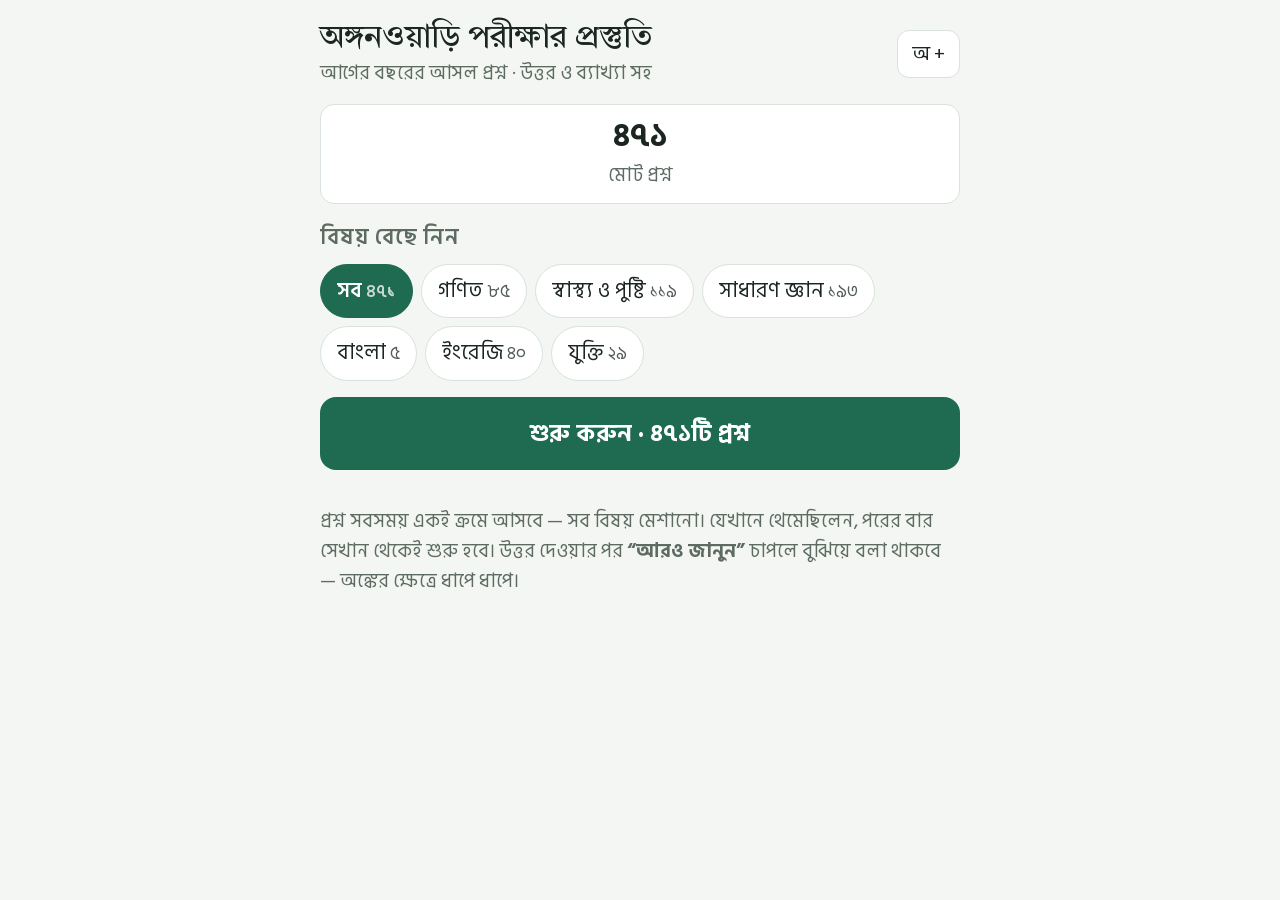
<file: index.html>
<!doctype html>
<html lang="bn">
<head>
<meta charset="utf-8">
<meta name="viewport" content="width=device-width, initial-scale=1, viewport-fit=cover">
<title>অঙ্গনওয়াড়ি প্রস্তুতি</title>
<link rel="stylesheet" href="fonts/fonts.css">
<link rel="manifest" href="manifest.json">
<link rel="icon" href="icons/icon-192.png">
<meta name="theme-color" content="#1e6b52">
<style>
/* Layout: single centred column, one question per screen, thumb-reachable buttons */
:root{
  --bg:#f3f6f2; --card:#ffffff; --ink:#1b2620; --muted:#5d6b63; --line:#d9e2db;
  --accent:#1e6b52; --accent-ink:#ffffff; --accent-soft:#e1efe8;
  --ok:#1f8a4c; --ok-soft:#dff3e6; --bad:#c2412d; --bad-soft:#fbe5e0;
  --gold:#d99a14; --gold-soft:#fbf0d6;
  --f-body:"Hind Siliguri","Noto Sans Bengali","Nirmala UI",system-ui,sans-serif;
  --f-display:"Tiro Bangla","Noto Serif Bengali",Georgia,serif;
  --fs:22px;
}
@media (prefers-color-scheme:dark){:root:not([data-theme="light"]){
  --bg:#121815; --card:#1b231f; --ink:#e7eee9; --muted:#9db0a5; --line:#2c3832;
  --accent:#4cb48c; --accent-ink:#0d1712; --accent-soft:#1f3329;
  --ok:#55c486; --ok-soft:#1c3427; --bad:#ef7a64; --bad-soft:#3a2420;
  --gold:#e9b649; --gold-soft:#352c17; color-scheme:dark}}
:root[data-theme="dark"]{
  --bg:#121815; --card:#1b231f; --ink:#e7eee9; --muted:#9db0a5; --line:#2c3832;
  --accent:#4cb48c; --accent-ink:#0d1712; --accent-soft:#1f3329;
  --ok:#55c486; --ok-soft:#1c3427; --bad:#ef7a64; --bad-soft:#3a2420;
  --gold:#e9b649; --gold-soft:#352c17; color-scheme:dark}
*{box-sizing:border-box}
html,body{background:var(--bg);color:var(--ink)}
body{font-family:var(--f-body);font-size:var(--fs);line-height:1.55;
  padding-left:max(16px,env(safe-area-inset-left,0px));padding-right:max(16px,env(safe-area-inset-right,0px));padding-block:12px 40px}
.wrap{max-width:640px;margin:0 auto;display:flex;flex-direction:column;gap:16px}
button{font:inherit;color:inherit;cursor:pointer}
button:focus-visible{outline:3px solid var(--gold);outline-offset:2px}
h1{font-family:var(--f-display);font-weight:400;font-size:1.45em;line-height:1.2;margin:0;text-wrap:balance}
.top{display:flex;align-items:center;justify-content:space-between;gap:8px}
.tiny{font-size:.88em;color:var(--muted)}
.iconbtn{border:1px solid var(--line);background:var(--card);border-radius:12px;padding:8px 14px;font-size:.9em;min-height:44px;white-space:nowrap}
.sec{display:flex;flex-direction:column;gap:10px}
.sec h2{font-size:1em;font-weight:600;margin:0;color:var(--muted);letter-spacing:.02em}
.chips{display:flex;flex-wrap:wrap;gap:8px}
.chip{border:1.5px solid var(--line);background:var(--card);border-radius:999px;padding:10px 16px;font-size:.95em;min-height:48px}
.chip[aria-pressed="true"]{background:var(--accent);border-color:var(--accent);color:var(--accent-ink);font-weight:600}
.chip .n{opacity:.75;font-size:.85em;margin-left:4px}
.big{display:block;width:100%;border:0;border-radius:16px;padding:18px;background:var(--accent);color:var(--accent-ink);font-size:1.1em;font-weight:700}
.big.alt{background:var(--card);color:var(--ink);border:1.5px solid var(--line);font-weight:600}
.big:disabled{opacity:.45;cursor:default}
.stats{display:grid;grid-template-columns:1fr;gap:10px}
.stat{background:var(--card);border:1px solid var(--line);border-radius:14px;padding:12px;text-align:center}
.stat b{display:block;font-size:1.5em;font-variant-numeric:tabular-nums;line-height:1.2}
.stat span{font-size:.88em;color:var(--muted)}
/* quiz */
.bar{display:flex;align-items:center;gap:8px;flex-wrap:wrap}
.bar .prog{order:9;flex-basis:100%}
.bar .count{margin-left:auto}
.prog{flex:1;height:10px;background:var(--line);border-radius:99px;overflow:hidden}
.prog i{display:block;height:100%;background:var(--accent);width:0;transition:width .3s}
.count{font-variant-numeric:tabular-nums;font-size:.95em;color:var(--muted);white-space:nowrap}
.qcard{background:var(--card);border:1px solid var(--line);border-radius:18px;padding:16px;display:flex;flex-direction:column;gap:14px}
.tags{display:flex;flex-wrap:wrap;gap:6px}
.tag{font-size:.8em;padding:3px 10px;border-radius:99px;background:var(--accent-soft);color:var(--accent);font-weight:600}
.tag.paper{background:var(--gold-soft);color:var(--ink)}
.q{font-size:1.12em;line-height:1.6;font-weight:600;margin:0;white-space:pre-line}
.opts{display:flex;flex-direction:column;gap:10px}
.opt{display:flex;gap:12px;align-items:flex-start;text-align:left;width:100%;border:2px solid var(--line);background:var(--bg);border-radius:14px;padding:14px 12px;font-size:1.05em;line-height:1.5}
.opt .k{flex:none;width:1.6em;height:1.6em;border-radius:50%;display:grid;place-items:center;background:var(--card);border:1.5px solid var(--line);font-weight:700;font-size:.85em}
.opt span:last-child{min-width:0;padding-top:1px}
.opt.right{border-color:var(--ok);background:var(--ok-soft)}
.opt.right .k{background:var(--ok);border-color:var(--ok);color:#fff}
.opt.wrong{border-color:var(--bad);background:var(--bad-soft)}
.opt.wrong .k{background:var(--bad);border-color:var(--bad);color:#fff}
.opt:disabled{cursor:default}
.verdict{font-weight:700;font-size:1.05em}
.verdict.ok{color:var(--ok)} .verdict.bad{color:var(--bad)}
.learn{border:1.5px dashed var(--accent);background:transparent;color:var(--accent);border-radius:12px;padding:12px;font-weight:600;width:100%}
.explain{background:var(--accent-soft);border-radius:14px;padding:14px;white-space:pre-line;font-size:1em;line-height:1.65}
.explain .src{display:block;margin-top:10px;font-size:.85em;color:var(--muted)}
.warn{background:var(--gold-soft);border-radius:12px;padding:10px 14px;font-size:.95em}
.nav{display:flex;gap:10px}
.nav .big{flex:1}
.nav .big.alt{flex:0 0 auto;width:auto;padding-inline:20px}
.done{text-align:center;display:flex;flex-direction:column;gap:14px;align-items:center}
.score{font-family:var(--f-display);font-size:3.2em;line-height:1;font-variant-numeric:tabular-nums}
@media (prefers-reduced-motion:reduce){*{transition:none!important}}
</style>
</head>
<body>

<div class="wrap" id="app"></div>

<script>
const QUESTIONS = [{"id": "hooghly-w24-1", "paper": "হুগলী কর্মী ২০২৪", "subject": "bengali", "q": "'শংকর' কার ছদ্মনাম?", "options": ["সুনীল গঙ্গোপাধ্যায়", "মণিশংকর মুখোপাধ্যায়", "প্রেমেন্দ্র মিত্র", "বলাইচাঁদ মুখোপাধ্যায়"], "answer": 1, "answer_source": "paper", "explain": "'শংকর' হলেন লেখক মণিশংকর মুখোপাধ্যায়ের ছদ্মনাম। তাঁর বিখ্যাত বই 'চৌরঙ্গী'। মনে রাখুন: 'বনফুল' = বলাইচাঁদ মুখোপাধ্যায়।"}, {"id": "hooghly-w24-2", "paper": "হুগলী কর্মী ২০২৪", "subject": "gk", "q": "জালিয়ানওয়ালাবাগ হত্যাকাণ্ড কত সালে হয়?", "options": ["১৯০৫ সালে", "১৯২০ সালে", "১৯১৯ সালে", "১৯৪২ সালে"], "answer": 2, "answer_source": "paper", "explain": "জালিয়ানওয়ালাবাগ হত্যাকাণ্ড হয় ১৩ই এপ্রিল ১৯১৯, পাঞ্জাবের অমৃতসরে। জেনারেল ডায়ারের নির্দেশে গুলি চালানো হয়েছিল।"}, {"id": "hooghly-w24-3", "paper": "হুগলী কর্মী ২০২৪", "subject": "gk", "q": "পশ্চিমবঙ্গের মোট জেলার সংখ্যা কটি?", "options": ["১৯টি", "২৩টি", "২২টি", "৩০টি"], "answer": 1, "answer_source": "paper", "explain": "২০২৪ সালের হিসেবে পশ্চিমবঙ্গে মোট ২৩টি জেলা আছে। সবচেয়ে নতুন জেলাগুলির মধ্যে আছে ঝাড়গ্রাম, কালিম্পং, পশ্চিম বর্ধমান।"}, {"id": "hooghly-w24-4", "paper": "হুগলী কর্মী ২০২৪", "subject": "health", "q": "বর্তমানে ভারতে মহিলাদের বিবাহের ন্যূনতম বয়স কত?", "options": ["১৬ বছর", "২১ বছর", "২০ বছর", "১৮ বছর"], "answer": 3, "answer_source": "paper", "explain": "আইন অনুযায়ী ভারতে মেয়েদের বিয়ের ন্যূনতম বয়স ১৮ বছর, ছেলেদের ২১ বছর। এর কম বয়সে বিয়ে হলে তা বাল্যবিবাহ।"}, {"id": "hooghly-w24-5", "paper": "হুগলী কর্মী ২০২৪", "subject": "bengali", "q": "'পথের পাঁচালী' কার লেখা?", "options": ["বিভূতিভূষণ বন্দ্যোপাধ্যায়", "তারাশঙ্কর বন্দ্যোপাধ্যায়", "মানিক বন্দ্যোপাধ্যায়", "শরৎচন্দ্র চট্টোপাধ্যায়"], "answer": 0, "answer_source": "paper", "explain": "'পথের পাঁচালী' উপন্যাসের লেখক বিভূতিভূষণ বন্দ্যোপাধ্যায়। এই উপন্যাস থেকে সত্যজিৎ রায় একই নামের সিনেমা বানান (১৯৫৫)।"}, {"id": "hooghly-w24-6", "paper": "হুগলী কর্মী ২০২৪", "subject": "gk", "q": "সতীদাহ প্রথা রোধ করেন কে?", "options": ["লর্ড ডালহৌসি", "লর্ড কার্জন", "লর্ড উইলিয়াম বেন্টিঙ্ক", "লর্ড ক্যানিং"], "answer": 2, "answer_source": "paper", "explain": "১৮২৯ সালে লর্ড উইলিয়াম বেন্টিঙ্ক আইন করে সতীদাহ প্রথা বন্ধ করেন। এতে রাজা রামমোহন রায়ের বড় ভূমিকা ছিল।"}, {"id": "hooghly-w24-7", "paper": "হুগলী কর্মী ২০২৪", "subject": "gk", "q": "ডঃ বি. আর. আম্বেদকর কবে মারা যান?", "options": ["৬ই ডিসেম্বর ১৯৫৬", "১৪ই এপ্রিল ১৯৫৬", "২৬শে নভেম্বর ১৯৪৯", "৩০শে জানুয়ারি ১৯৪৮"], "answer": 0, "answer_source": "paper", "explain": "ডঃ বি. আর. আম্বেদকর ৬ই ডিসেম্বর ১৯৫৬ সালে মারা যান। তাঁর জন্মদিন ১৪ই এপ্রিল (১৮৯১)। তিনি সংবিধানের খসড়া কমিটির সভাপতি ছিলেন।"}, {"id": "hooghly-w24-8", "paper": "হুগলী কর্মী ২০২৪", "subject": "health", "q": "স্কার্ভি রোগ কোন ভিটামিনের অভাবে হয়?", "options": ["ভিটামিন এ", "ভিটামিন সি", "ভিটামিন ডি", "ভিটামিন কে"], "answer": 1, "answer_source": "paper", "explain": "ভিটামিন সি-এর অভাবে স্কার্ভি হয় — দাঁতের মাড়ি ফুলে রক্ত পড়ে। আমলকি, লেবু, পেয়ারায় প্রচুর ভিটামিন সি থাকে।"}, {"id": "hooghly-w24-9", "paper": "হুগলী কর্মী ২০২৪", "subject": "health", "q": "শিশু জন্মের কতক্ষণের মধ্যে মায়ের দুধ খাওয়ানো উচিত?", "options": ["৬ ঘণ্টার মধ্যে", "২৪ ঘণ্টার মধ্যে", "১ ঘণ্টার মধ্যে", "৩ দিন পরে"], "answer": 2, "answer_source": "paper", "explain": "জন্মের ১ ঘণ্টার মধ্যেই শিশুকে মায়ের দুধ দিতে হয়। প্রথম হলুদ ঘন দুধকে কোলোস্ট্রাম (শাল দুধ) বলে — এটি শিশুর প্রথম টিকার মতো কাজ করে। প্রথম ৬ মাস শুধু মায়ের দুধ।"}, {"id": "hooghly-w24-10", "paper": "হুগলী কর্মী ২০২৪", "subject": "health", "q": "ICDS প্রকল্পে শিশুর বয়স কত বছর পর্যন্ত ধরা হয়?", "options": ["৩ বছর", "৫ বছর", "৬ বছর", "১০ বছর"], "answer": 2, "answer_source": "paper", "explain": "ICDS প্রকল্পে ০ থেকে ৬ বছর বয়সী শিশুরা পরিষেবা পায়। এছাড়া গর্ভবতী ও প্রসূতি মায়েরাও এর সুবিধা পান।"}, {"id": "hooghly-w24-11", "paper": "হুগলী কর্মী ২০২৪", "subject": "health", "q": "রাতকানা রোগ কোন ভিটামিনের অভাবে হয়?", "options": ["ভিটামিন এ", "ভিটামিন বি", "ভিটামিন সি", "ভিটামিন ই"], "answer": 0, "answer_source": "paper", "explain": "ভিটামিন এ-এর অভাবে রাতকানা (অল্প আলোয় দেখতে না পাওয়া) হয়। গাজর, পাকা পেঁপে, সবুজ শাক, ডিমে ভিটামিন এ থাকে।"}, {"id": "hooghly-w24-12", "paper": "হুগলী কর্মী ২০২৪", "subject": "health", "q": "OPV (পোলিও) টিকার প্রথম ডোজ (শূন্য ডোজ) শিশুকে কবে দেওয়া হয়?", "options": ["৯ মাস বয়সে", "জন্মের সময়", "৫ বছর বয়সে", "১০ বছর বয়সে"], "answer": 1, "answer_source": "paper", "explain": "OPV-র শূন্য ডোজ জন্মের সময় দেওয়া হয়। এরপর ৬, ১০ ও ১৪ সপ্তাহে আরও ডোজ এবং ১৬-২৪ মাসে বুস্টার দেওয়া হয়। OPV মুখে ফোঁটা হিসেবে খাওয়ানো হয়।"}, {"id": "hooghly-w24-13", "paper": "হুগলী কর্মী ২০২৪", "subject": "gk", "q": "লোহরি উৎসব কোথায় পালিত হয়?", "options": ["কেরল", "আসাম", "গুজরাট", "পাঞ্জাব"], "answer": 3, "answer_source": "paper", "explain": "লোহরি পাঞ্জাবের শীতকালীন ফসলের উৎসব, জানুয়ারি মাসে পালিত হয়। মনে রাখুন: পোঙ্গল — তামিলনাড়ু, বিহু — আসাম, ওনাম — কেরল।"}, {"id": "hooghly-w24-14", "paper": "হুগলী কর্মী ২০২৪", "subject": "gk", "q": "চন্দ্রযান-৩ কোথা থেকে উৎক্ষেপণ করা হয়েছিল?", "options": ["শ্রীহরিকোটা", "থুম্বা", "বেঙ্গালুরু", "চাঁদিপুর"], "answer": 0, "answer_source": "paper", "explain": "চন্দ্রযান-৩ ১৪ই জুলাই ২০২৩ অন্ধ্রপ্রদেশের শ্রীহরিকোটা (সতীশ ধাওয়ান মহাকাশ কেন্দ্র) থেকে উৎক্ষেপণ করা হয়। ২৩শে আগস্ট ২০২৩ এটি চাঁদের দক্ষিণ মেরুর কাছে নামে।"}, {"id": "hooghly-w24-15", "paper": "হুগলী কর্মী ২০২৪", "subject": "gk", "q": "ভারতের সংবিধান কবে গৃহীত হয়?", "options": ["২৬শে জানুয়ারি ১৯৫০", "১৫ই আগস্ট ১৯৪৭", "২৬শে নভেম্বর ১৯৪৯", "২রা অক্টোবর ১৯৪৯"], "answer": 2, "answer_source": "paper", "explain": "ভারতের সংবিধান গৃহীত হয় ২৬শে নভেম্বর ১৯৪৯ (এই দিন সংবিধান দিবস)। আর কার্যকর হয় ২৬শে জানুয়ারি ১৯৫০ (প্রজাতন্ত্র দিবস)।"}, {"id": "hooghly-w24-16", "paper": "হুগলী কর্মী ২০২৪", "subject": "gk", "q": "জাতীয় ভোটার দিবস কত তারিখে পালিত হয়?", "options": ["২৫শে জানুয়ারি", "২৬শে জানুয়ারি", "২৪শে জানুয়ারি", "১২ই জানুয়ারি"], "answer": 0, "answer_source": "paper", "explain": "জাতীয় ভোটার দিবস ২৫শে জানুয়ারি পালিত হয়, কারণ ১৯৫০ সালের এই দিনে নির্বাচন কমিশন গঠিত হয়। মনে রাখুন: ২৪শে জানুয়ারি জাতীয় কন্যা শিশু দিবস।"}, {"id": "hooghly-w24-17", "paper": "হুগলী কর্মী ২০২৪", "subject": "health", "q": "কাণ্ড জাতীয় খাদ্য কোনটি?", "options": ["গাজর", "মুলো", "বাঁধাকপি", "আলু"], "answer": 3, "answer_source": "paper", "explain": "আলু মাটির নিচে থাকলেও এটি আসলে রূপান্তরিত কাণ্ড (কন্দ), কারণ এর গায়ে 'চোখ' বা কুঁড়ি থাকে। গাজর ও মুলো হল মূল, বাঁধাকপি হল পাতা।"}, {"id": "hooghly-w24-18", "paper": "হুগলী কর্মী ২০২৪", "subject": "gk", "q": "কলকাতা মেডিক্যাল কলেজ কবে স্থাপিত হয়?", "options": ["১৮৫৭ সালের ২৪শে জানুয়ারি", "১৮১৭ সালের ২০শে জানুয়ারি", "১৮৩৫ সালের ২৮শে জানুয়ারি", "১৮৫৪ সালের ১লা জুন"], "answer": 2, "answer_source": "paper", "explain": "কলকাতা মেডিক্যাল কলেজ ১৮৩৫ সালের ২৮শে জানুয়ারি লর্ড উইলিয়াম বেন্টিঙ্কের সময় স্থাপিত হয়। এটি এশিয়ার প্রথম দিকের পাশ্চাত্য চিকিৎসাবিদ্যার কলেজ। প্রথম শব ব্যবচ্ছেদ করেন মধুসূদন গুপ্ত।"}, {"id": "hooghly-w24-19", "paper": "হুগলী কর্মী ২০২৪", "subject": "gk", "q": "২০২৩ সালে দাদাসাহেব ফালকে পুরস্কার কে পান?", "options": ["আশা পারেখ", "ওয়াহিদা রহমান", "রজনীকান্ত", "অমিতাভ বচ্চন"], "answer": 1, "answer_source": "paper", "explain": "২০২৩ সালে ঘোষিত দাদাসাহেব ফালকে পুরস্কার পান অভিনেত্রী ওয়াহিদা রহমান। এটি ভারতের চলচ্চিত্রের সর্বোচ্চ সম্মান। আগের বছর (২০২২) পেয়েছিলেন আশা পারেখ।"}, {"id": "hooghly-w24-20", "paper": "হুগলী কর্মী ২০২৪", "subject": "health", "q": "কোনটিতে সবচেয়ে বেশি প্রোটিন পাওয়া যায়?", "options": ["আলু", "ঘি", "ডাল", "দানা শস্য"], "answer": 2, "answer_source": "paper", "explain": "এগুলির মধ্যে ডালে সবচেয়ে বেশি প্রোটিন (প্রায় ২০-২৫%) থাকে। আলু ও দানা শস্যে বেশি থাকে শর্করা, ঘি-তে থাকে স্নেহপদার্থ (ফ্যাট)।"}, {"id": "hooghly-w24-21", "paper": "হুগলী কর্মী ২০২৪", "subject": "health", "q": "ক্যান্সার (কর্কট রোগ) সম্বন্ধীয় বিদ্যাকে কী বলা হয়?", "options": ["কার্ডিওলজি (Cardiology)", "অঙ্কোলজি (Oncology)", "নেফ্রোলজি (Nephrology)", "নিউরোলজি (Neurology)"], "answer": 1, "answer_source": "paper", "explain": "ক্যান্সার সম্পর্কিত বিদ্যাকে অঙ্কোলজি বলে। মনে রাখুন: কার্ডিওলজি — হৃদপিণ্ড, নেফ্রোলজি — বৃক্ক (কিডনি), নিউরোলজি — স্নায়ু।"}, {"id": "hooghly-w24-22", "paper": "হুগলী কর্মী ২০২৪", "subject": "gk", "q": "'স্বরাজ আমার জন্মগত অধিকার' — কার উক্তি?", "options": ["মহাত্মা গান্ধী", "সুভাষচন্দ্র বসু", "বাল গঙ্গাধর তিলক", "লালা লাজপত রায়"], "answer": 2, "answer_source": "paper", "explain": "'স্বরাজ আমার জন্মগত অধিকার এবং আমি তা অর্জন করবই' — এই উক্তি বাল গঙ্গাধর তিলকের। তাঁকে 'লোকমান্য' বলা হয়।"}, {"id": "hooghly-w24-23", "paper": "হুগলী কর্মী ২০২৪", "subject": "gk", "q": "আন্তর্জাতিক নারী দিবস কবে পালন করা হয়?", "options": ["৮ই মার্চ", "৮ই মে", "২৪শে জানুয়ারি", "১১ই অক্টোবর"], "answer": 0, "answer_source": "paper", "explain": "আন্তর্জাতিক নারী দিবস প্রতি বছর ৮ই মার্চ পালিত হয়। মনে রাখুন: আন্তর্জাতিক কন্যা শিশু দিবস ১১ই অক্টোবর।"}, {"id": "hooghly-w24-24", "paper": "হুগলী কর্মী ২০২৪", "subject": "health", "q": "হিমোফিলিয়া কী ধরনের রোগ?", "options": ["ব্যাকটেরিয়া ঘটিত রোগ", "ভাইরাস ঘটিত রোগ", "বংশগত (জিনগত) রোগ", "অপুষ্টিজনিত রোগ"], "answer": 2, "answer_source": "paper", "explain": "হিমোফিলিয়া একটি বংশগত জিনগত রোগ — এতে কেটে গেলে রক্ত সহজে জমাট বাঁধে না। এটি মূলত ছেলেদের বেশি হয়। বর্ণান্ধতাও একটি বংশগত রোগ।"}, {"id": "hooghly-w24-25", "paper": "হুগলী কর্মী ২০২৪", "subject": "gk", "q": "অমর্ত্য সেন কত সালে নোবেল পুরস্কার পান?", "options": ["১৯৯৮ সালে", "২০০১ সালে", "১৯৯৩ সালে", "২০১৯ সালে"], "answer": 0, "answer_source": "paper", "explain": "অমর্ত্য সেন ১৯৯৮ সালে অর্থনীতিতে নোবেল পুরস্কার পান। ২০১৯ সালে অর্থনীতিতে নোবেল পান আরেক বাঙালি অভিজিৎ বিনায়ক বন্দ্যোপাধ্যায়।"}, {"id": "hooghly-w24-26", "paper": "হুগলী কর্মী ২০২৪", "subject": "health", "q": "রোটা ভাইরাসের সংক্রমণে কী রোগ হয়?", "options": ["ম্যালেরিয়া", "ডায়রিয়া", "যক্ষ্মা", "হাম"], "answer": 1, "answer_source": "paper", "explain": "রোটা ভাইরাস শিশুদের মারাত্মক ডায়রিয়া (উদরাময়) ঘটায়। এর জন্য রোটাভাইরাস টিকা দেওয়া হয় এবং ডায়রিয়া হলে ORS ও জিঙ্ক দিতে হয়।"}, {"id": "hooghly-w24-27", "paper": "হুগলী কর্মী ২০২৪", "subject": "health", "q": "জাতীয় টিকাকরণ দিবস কবে পালিত হয়?", "options": ["১৬ই মার্চ", "৭ই এপ্রিল", "২৪শে মার্চ", "১লা ডিসেম্বর"], "answer": 0, "answer_source": "paper", "explain": "জাতীয় টিকাকরণ দিবস ১৬ই মার্চ পালিত হয়, কারণ ১৯৯৫ সালের এই দিনে ভারতে প্রথম পালস পোলিও টিকা দেওয়া হয়। মনে রাখুন: ৭ই এপ্রিল বিশ্ব স্বাস্থ্য দিবস, ২৪শে মার্চ বিশ্ব যক্ষ্মা দিবস।"}, {"id": "hooghly-w24-28", "paper": "হুগলী কর্মী ২০২৪", "subject": "gk", "q": "জাতীয় কন্যা শিশু দিবস কবে পালিত হয়?", "options": ["১১ই অক্টোবর", "২৪শে জানুয়ারি", "১৪ই নভেম্বর", "৮ই মার্চ"], "answer": 1, "answer_source": "paper", "explain": "ভারতে জাতীয় কন্যা শিশু দিবস ২৪শে জানুয়ারি পালিত হয়। আন্তর্জাতিক কন্যা শিশু দিবস ১১ই অক্টোবর, আর শিশু দিবস ১৪ই নভেম্বর।"}, {"id": "hooghly-w24-29", "paper": "হুগলী কর্মী ২০২৪", "subject": "health", "q": "কালাজ্বরের ওষুধ (ইউরিয়া স্টিবামাইন) কে আবিষ্কার করেন?", "options": ["রোনাল্ড রস", "জগদীশচন্দ্র বসু", "উপেন্দ্রনাথ ব্রহ্মচারী", "প্রফুল্লচন্দ্র রায়"], "answer": 2, "answer_source": "paper", "explain": "কালাজ্বরের ওষুধ ইউরিয়া স্টিবামাইন আবিষ্কার করেন বাঙালি বিজ্ঞানী উপেন্দ্রনাথ ব্রহ্মচারী (১৯২২)। কালাজ্বর ছড়ায় বেলেমাছি (স্যান্ডফ্লাই) থেকে।"}, {"id": "hooghly-w24-30", "paper": "হুগলী কর্মী ২০২৪", "subject": "health", "q": "রোনাল্ড রস কেন বিখ্যাত?", "options": ["যক্ষ্মার জীবাণু আবিষ্কারের জন্য", "পেনিসিলিন আবিষ্কারের জন্য", "ম্যালেরিয়া নিয়ে গবেষণার জন্য", "পোলিও টিকা আবিষ্কারের জন্য"], "answer": 2, "answer_source": "paper", "explain": "রোনাল্ড রস প্রমাণ করেন যে ম্যালেরিয়া মশা (অ্যানোফিলিস) দিয়ে ছড়ায়; এই গবেষণার জন্য ১৯০২ সালে নোবেল পান। গবেষণার অনেকটা তিনি কলকাতায় করেছিলেন।"}, {"id": "hooghly-w24-31", "paper": "হুগলী কর্মী ২০২৪", "subject": "health", "q": "NUHM-এর পুরো নাম কী?", "options": ["National Urban Health Mission", "National Universal Health Mission", "National Urban Hygiene Mission", "National Unified Health Mission"], "answer": 0, "answer_source": "paper", "explain": "NUHM = National Urban Health Mission (জাতীয় নগর স্বাস্থ্য মিশন), শহরের গরিব মানুষের স্বাস্থ্যের জন্য ২০১৩ সালে শুরু। গ্রামের জন্য আছে NRHM (National Rural Health Mission)।"}, {"id": "hooghly-w24-32", "paper": "হুগলী কর্মী ২০২৪", "subject": "gk", "q": "UNICEF কত সালে প্রতিষ্ঠিত হয়?", "options": ["১৯৪৫ সালে", "১৯৪৬ সালে", "১৯৪৮ সালে", "১৯৫০ সালে"], "answer": 1, "answer_source": "paper", "explain": "UNICEF প্রতিষ্ঠিত হয় ১১ই ডিসেম্বর ১৯৪৬ সালে, শিশুদের কল্যাণের জন্য। এর সদর দপ্তর নিউ ইয়র্কে। মনে রাখুন: জাতিসংঘ ১৯৪৫, WHO ১৯৪৮।"}, {"id": "hooghly-h24-1", "paper": "হুগলী সহায়িকা ২০২৪", "subject": "health", "q": "লোহিত রক্তকণিকার জীবনকাল কত দিন?", "options": ["৬০ দিন", "১২০ দিন", "১০ দিন", "৩৬৫ দিন"], "answer": 1, "answer_source": "paper", "explain": "লোহিত রক্তকণিকা (RBC) প্রায় ১২০ দিন বাঁচে। এতে থাকা হিমোগ্লোবিন অক্সিজেন বহন করে। অণুচক্রিকা বাঁচে মাত্র ৭-১০ দিন।"}, {"id": "hooghly-h24-2", "paper": "হুগলী সহায়িকা ২০২৪", "subject": "bengali", "q": "একলব্য কোন গ্রন্থের চরিত্র?", "options": ["রামায়ণ", "মহাভারত", "শকুন্তলা", "মেঘনাদবধ কাব্য"], "answer": 1, "answer_source": "paper", "explain": "একলব্য মহাভারতের চরিত্র। গুরু দ্রোণাচার্য গুরুদক্ষিণা হিসেবে তার ডান হাতের বুড়ো আঙুল চেয়েছিলেন।"}, {"id": "hooghly-h24-3", "paper": "হুগলী সহায়িকা ২০২৪", "subject": "health", "q": "ORS-এর পুরো নাম কী?", "options": ["Oral Rehydration Solution", "Oral Rice Solution", "Oral Recovery Salt", "Organic Rehydration Syrup"], "answer": 0, "answer_source": "paper", "explain": "ORS = Oral Rehydration Solution (বা Salts)। ডায়রিয়ায় শরীরের জল ও লবণ কমে গেলে ORS খাওয়াতে হয়। ২৯শে জুলাই ORS দিবস।"}, {"id": "hooghly-h24-4", "paper": "হুগলী সহায়িকা ২০২৪", "subject": "gk", "q": "তামিলনাড়ুর একটি উৎসব কোনটি?", "options": ["বিহু", "লোহরি", "পোঙ্গল", "ওনাম"], "answer": 2, "answer_source": "paper", "explain": "পোঙ্গল তামিলনাড়ুর ফসল কাটার উৎসব, জানুয়ারিতে হয়। বিহু — আসাম, লোহরি — পাঞ্জাব, ওনাম — কেরল।"}, {"id": "hooghly-h24-5", "paper": "হুগলী সহায়িকা ২০২৪", "subject": "gk", "q": "পশ্চিমবঙ্গের মোট ব্লক সংখ্যা কয়টি?", "options": ["৩৪১টি", "২৩টি", "৩৯১টি", "৪২টি"], "answer": 0, "answer_source": "paper", "explain": "পশ্চিমবঙ্গে মোট ৩৪১টি সমষ্টি উন্নয়ন ব্লক আছে (পরীক্ষার সময়ের প্রচলিত হিসেবে)। জেলা ২৩টি, লোকসভা আসন ৪২টি।"}, {"id": "hooghly-h24-6", "paper": "হুগলী সহায়িকা ২০২৪", "subject": "gk", "q": "হুগলী জেলায় ব্লকের সংখ্যা কয়টি?", "options": ["১২টি", "১৮টি", "২৯টি", "৩৪টি"], "answer": 1, "answer_source": "paper", "explain": "হুগলী জেলায় ১৮টি ব্লক আছে। জেলার সদর শহর চুঁচুড়া। হুগলী জেলায় ৪টি মহকুমা: চুঁচুড়া সদর, চন্দননগর, শ্রীরামপুর, আরামবাগ।"}, {"id": "hooghly-h24-7", "paper": "হুগলী সহায়িকা ২০২৪", "subject": "health", "q": "রক্ত তঞ্চনে (জমাট বাঁধতে) সাহায্য করে কে?", "options": ["লোহিত রক্তকণিকা", "শ্বেত রক্তকণিকা", "অণুচক্রিকা", "প্লাজমার জল"], "answer": 2, "answer_source": "paper", "explain": "অণুচক্রিকা (প্লেটলেট) রক্ত জমাট বাঁধতে সাহায্য করে। শ্বেত রক্তকণিকা রোগ প্রতিরোধ করে, লোহিত রক্তকণিকা অক্সিজেন বহন করে। ভিটামিন কে-ও রক্ত জমাটে লাগে।"}, {"id": "hooghly-h24-8", "paper": "হুগলী সহায়িকা ২০২৪", "subject": "gk", "q": "জিপিএস (GPS) কী কাজে ব্যবহৃত হয়?", "options": ["অবস্থান নির্ণয়", "তাপমাত্রা মাপা", "রক্তচাপ মাপা", "ভূমিকম্প মাপা"], "answer": 0, "answer_source": "paper", "explain": "GPS (Global Positioning System) দিয়ে কোনো জায়গার অবস্থান নির্ণয় করা হয় — মোবাইলের ম্যাপে এটাই ব্যবহার হয়। ভারতের নিজস্ব ব্যবস্থার নাম NavIC।"}, {"id": "hooghly-h24-9", "paper": "হুগলী সহায়িকা ২০২৪", "subject": "health", "q": "ICDS প্রকল্প কবে চালু হয়?", "options": ["১৫ই আগস্ট ১৯৭৫", "২রা অক্টোবর ১৯৭৫", "২রা অক্টোবর ১৯৮৫", "১৪ই নভেম্বর ১৯৭২"], "answer": 1, "answer_source": "paper", "explain": "ICDS (সুসংহত শিশু বিকাশ সেবা প্রকল্প) চালু হয় ২রা অক্টোবর ১৯৭৫, গান্ধীজির জন্মদিনে। পশ্চিমবঙ্গে প্রথম চালু হয় পুরুলিয়ার মানবাজারে।"}, {"id": "hooghly-h24-10", "paper": "হুগলী সহায়িকা ২০২৪", "subject": "health", "q": "কোন ভিটামিনের অভাবে বন্ধ্যাত্ব রোগ হয়?", "options": ["ভিটামিন এ", "ভিটামিন বি", "ভিটামিন ই", "ভিটামিন ডি"], "answer": 2, "answer_source": "paper", "explain": "ভিটামিন ই-এর অভাবে বন্ধ্যাত্ব হয়। তাই ভিটামিন ই-কে 'প্রজনন ভিটামিন' বা অ্যান্টি-স্টেরিলিটি ভিটামিন বলা হয়। অঙ্কুরিত ছোলা, বাদাম, তেলে এটি থাকে।"}, {"id": "hooghly-h24-11", "paper": "হুগলী সহায়িকা ২০২৪", "subject": "health", "q": "মধুমেহ (ডায়াবেটিস) রোগে কোন অঙ্গের কার্যক্ষমতা কমে যায়?", "options": ["যকৃৎ (লিভার)", "অগ্ন্যাশয়", "বৃক্ক (কিডনি)", "ফুসফুস"], "answer": 1, "answer_source": "paper", "explain": "অগ্ন্যাশয় থেকে ইনসুলিন হরমোন বের হয়, যা রক্তে শর্করা নিয়ন্ত্রণ করে। ইনসুলিন কম তৈরি হলে বা কাজ না করলে মধুমেহ (ডায়াবেটিস) হয়।"}, {"id": "hooghly-h24-12", "paper": "হুগলী সহায়িকা ২০২৪", "subject": "gk", "q": "কোনটিতে বিদ্যুৎ সবচেয়ে কম খরচ হয়?", "options": ["সাধারণ বাল্ব", "টিউবলাইট", "এলইডি লাইট", "হ্যালোজেন বাল্ব"], "answer": 2, "answer_source": "paper", "explain": "এলইডি (LED) লাইটে সবচেয়ে কম বিদ্যুৎ খরচ হয় এবং এটি অনেক দিন চলে। LED = Light Emitting Diode।"}, {"id": "hooghly-h24-13", "paper": "হুগলী সহায়িকা ২০২৪", "subject": "health", "q": "অস্টিওম্যালাসিয়া শরীরের কোন অংশের রোগ?", "options": ["হাড়", "চোখ", "ত্বক", "দাঁতের মাড়ি"], "answer": 0, "answer_source": "paper", "explain": "অস্টিওম্যালাসিয়া হল বড়দের হাড় নরম হয়ে যাওয়ার রোগ, ভিটামিন ডি-এর অভাবে হয়। শিশুদের এই রোগকে রিকেটস বলে। 'অস্টিও' মানে হাড়।"}, {"id": "hooghly-h24-14", "paper": "হুগলী সহায়িকা ২০২৪", "subject": "gk", "q": "নেতাজী সুভাষচন্দ্র বসু কত সালে কলকাতা থেকে অন্তর্ধান (মহানিষ্ক্রমণ) করেন?", "options": ["১৯৩৮ সালে", "১৯৪১ সালে", "১৯৪৩ সালে", "১৯৪৫ সালে"], "answer": 1, "answer_source": "paper", "explain": "নেতাজী ১৯৪১ সালের জানুয়ারি মাসে কলকাতার এলগিন রোডের বাড়ি থেকে ছদ্মবেশে পালিয়ে যান — একে 'মহানিষ্ক্রমণ' বলে। ১৯৪৩ সালে তিনি আজাদ হিন্দ ফৌজের দায়িত্ব নেন।"}, {"id": "hooghly-h24-15", "paper": "হুগলী সহায়িকা ২০২৪", "subject": "health", "q": "কীসের অভাবে হাড়ের ক্ষয় হয়?", "options": ["লোহা", "আয়োডিন", "ক্যালসিয়াম", "সোডিয়াম"], "answer": 2, "answer_source": "paper", "explain": "ক্যালসিয়ামের অভাবে হাড় ক্ষয় হয় ও দুর্বল হয়ে যায়। দুধ, ছোট মাছ, শাকে ক্যালসিয়াম থাকে। লোহার অভাবে রক্তাল্পতা, আয়োডিনের অভাবে গলগণ্ড হয়।"}, {"id": "hooghly-h24-16", "paper": "হুগলী সহায়িকা ২০২৪", "subject": "gk", "q": "ভারতের সংবিধানের খসড়া কমিটির সভাপতি কে ছিলেন?", "options": ["ডঃ রাজেন্দ্র প্রসাদ", "জওহরলাল নেহরু", "ডঃ বি. আর. আম্বেদকর", "সর্দার বল্লভভাই প্যাটেল"], "answer": 2, "answer_source": "paper", "explain": "সংবিধানের খসড়া কমিটির সভাপতি ছিলেন ডঃ বি. আর. আম্বেদকর — তাঁকে 'সংবিধানের জনক' বলা হয়। আর গণপরিষদের (সংবিধান সভার) সভাপতি ছিলেন ডঃ রাজেন্দ্র প্রসাদ।"}, {"id": "hooghly-h24-17", "paper": "হুগলী সহায়িকা ২০২৪", "subject": "health", "q": "ম্যালেরিয়ার জীবাণুর নাম কী?", "options": ["প্লাসমোডিয়াম", "সালমোনেলা", "মাইকোব্যাকটেরিয়াম", "ভিব্রিও কলেরি"], "answer": 0, "answer_source": "paper", "explain": "ম্যালেরিয়ার জীবাণু হল প্লাসমোডিয়াম (যেমন প্লাসমোডিয়াম ভাইভ্যাক্স), যা স্ত্রী অ্যানোফিলিস মশা ছড়ায়। মাইকোব্যাকটেরিয়াম — যক্ষ্মা, ভিব্রিও — কলেরা, সালমোনেলা — টাইফয়েড।"}, {"id": "hooghly-h24-18", "paper": "হুগলী সহায়িকা ২০২৪", "subject": "gk", "q": "VPN-এর পুরো নাম কী?", "options": ["Virtual Public Network", "Virtual Private Network", "Very Private Network", "Verified Private Node"], "answer": 1, "answer_source": "paper", "explain": "VPN = Virtual Private Network — ইন্টারনেটে নিরাপদ ও গোপন সংযোগ তৈরি করে।"}, {"id": "hooghly-h24-19", "paper": "হুগলী সহায়িকা ২০২৪", "subject": "gk", "q": "PIN-এর পুরো নাম কী?", "options": ["Personal Information Number", "Personal Index Number", "Personal Identification Number", "Private Identity Number"], "answer": 2, "answer_source": "paper", "explain": "PIN = Personal Identification Number — ATM কার্ড বা মোবাইলের গোপন নম্বর। সাবধান: পোস্ট অফিসের পিন কোডের PIN = Postal Index Number।"}, {"id": "hooghly-h24-20", "paper": "হুগলী সহায়িকা ২০২৪", "subject": "bengali", "q": "'নবান্ন' নাটকের রচয়িতা কে?", "options": ["উৎপল দত্ত", "শম্ভু মিত্র", "দীনবন্ধু মিত্র", "বিজন ভট্টাচার্য"], "answer": 3, "answer_source": "paper", "explain": "'নবান্ন' নাটক লেখেন বিজন ভট্টাচার্য (১৯৪৪), পঞ্চাশের মন্বন্তর (১৯৪৩-এর দুর্ভিক্ষ) নিয়ে। 'নীলদর্পণ' লেখেন দীনবন্ধু মিত্র।"}, {"id": "hooghly-h24-21", "paper": "হুগলী সহায়িকা ২০২৪", "subject": "gk", "q": "ভারতীয় ক্রিকেট দলের বর্তমান অধিনায়ক কে? (২০২৪ সালের হিসেবে)", "options": ["বিরাট কোহলি", "মহেন্দ্র সিং ধোনি", "রোহিত শর্মা", "সৌরভ গঙ্গোপাধ্যায়"], "answer": 2, "answer_source": "paper", "explain": "২০২৪ সালের হিসেবে (পরীক্ষার সময়) ভারতীয় ক্রিকেট দলের অধিনায়ক ছিলেন রোহিত শর্মা। তাঁর নেতৃত্বে ভারত ২০২৪ টি-টোয়েন্টি বিশ্বকাপ জেতে।"}, {"id": "jalpaiguri-w23-01", "paper": "জলপাইগুড়ি কর্মী ২০২৩", "subject": "gk", "q": "'ভিটামিন' শব্দটি প্রথম কে ব্যবহার করেন?", "options": ["এডওয়ার্ড জেনার", "কাসিমির ফাঙ্ক", "লুই পাস্তুর", "আলেকজান্ডার ফ্লেমিং"], "answer": 1, "answer_source": "paper", "explain": "১৯১২ সালে পোল্যান্ডের জৈব-রসায়নবিদ কাসিমির ফাঙ্ক প্রথম 'ভিটামিন' শব্দটি ব্যবহার করেন। মনে রাখুন: ফাঙ্ক = ভিটামিনের নামকরণ।"}, {"id": "jalpaiguri-w23-02", "paper": "জলপাইগুড়ি কর্মী ২০২৩", "subject": "health", "q": "জন্ডিস রোগে কোন অঙ্গটি আক্রান্ত হয়?", "options": ["ফুসফুস", "যকৃৎ (লিভার)", "হৃৎপিণ্ড", "বৃক্ক (কিডনি)"], "answer": 1, "answer_source": "paper", "explain": "জন্ডিসে যকৃৎ বা লিভার আক্রান্ত হয়, রক্তে বিলিরুবিন বেড়ে চোখ ও প্রস্রাব হলুদ হয়।"}, {"id": "jalpaiguri-w23-03", "paper": "জলপাইগুড়ি কর্মী ২০২৩", "subject": "health", "q": "টাইফয়েড কোন অঙ্গের ক্ষতি করে?", "options": ["ফুসফুস", "অন্ত্র", "চোখ", "মস্তিষ্ক"], "answer": 1, "answer_source": "paper", "explain": "টাইফয়েড সালমোনেলা টাইফি ব্যাকটেরিয়া ঘটিত রোগ, যা মূলত অন্ত্রের ক্ষতি করে। দূষিত জল ও খাবারে ছড়ায়।"}, {"id": "jalpaiguri-w23-04", "paper": "জলপাইগুড়ি কর্মী ২০২৩", "subject": "health", "q": "লালারসে কোন উৎসেচক (এনজাইম) থাকে?", "options": ["রেনিন", "টায়ালিন (এবং লাইসোজাইম)", "পেপসিন", "ট্রিপসিন"], "answer": 1, "answer_source": "paper", "explain": "লালারসে টায়ালিন (স্যালাইভারি অ্যামাইলেজ) থাকে, যা শ্বেতসার (স্টার্চ) ভাঙে; জীবাণুনাশক লাইসোজাইমও থাকে। পেপসিন থাকে পাকস্থলীতে।"}, {"id": "jalpaiguri-w23-05", "paper": "জলপাইগুড়ি কর্মী ২০২৩", "subject": "health", "q": "খোসা ছাড়ানো সবজি ধোয়ার ফলে কোন ভিটামিন নষ্ট হয়?", "options": ["ভিটামিন ই ও কে", "ভিটামিন এ ও ডি", "ভিটামিন বি ও সি", "ভিটামিন ডি ও কে"], "answer": 2, "answer_source": "paper", "explain": "ভিটামিন বি ও সি জলে দ্রবণীয়, তাই কাটা বা খোসা ছাড়ানো সবজি ধুলে জলে ধুয়ে নষ্ট হয়। তাই আগে ধুয়ে তারপর কাটা উচিত।"}, {"id": "jalpaiguri-w23-06", "paper": "জলপাইগুড়ি কর্মী ২০২৩", "subject": "health", "q": "ভিটামিন এ সবচেয়ে বেশি পাওয়া যায় কিসে?", "options": ["গাজর", "বেগুন", "দুটোতেই", "কোনোটিই নয়"], "answer": 0, "answer_source": "paper", "explain": "গাজরে প্রচুর বিটা-ক্যারোটিন থাকে, যা শরীরে ভিটামিন এ তৈরি করে। ভিটামিন এ-র অভাবে রাতকানা রোগ হয়।"}, {"id": "jalpaiguri-w23-07", "paper": "জলপাইগুড়ি কর্মী ২০২৩", "subject": "gk", "q": "সৌরজগতের সবচেয়ে বড় গ্রহ কোনটি?", "options": ["বৃহস্পতি", "নেপচুন", "শনি", "পৃথিবী"], "answer": 0, "answer_source": "paper", "explain": "বৃহস্পতি সৌরজগতের সবচেয়ে বড় গ্রহ। সবচেয়ে ছোট গ্রহ বুধ।"}, {"id": "jalpaiguri-w23-08", "paper": "জলপাইগুড়ি কর্মী ২০২৩", "subject": "gk", "q": "সূর্য থেকে দূরত্ব অনুযায়ী সৌরজগতে পৃথিবীর স্থান কততম?", "options": ["তৃতীয়", "ষষ্ঠ", "চতুর্থ", "দ্বিতীয়"], "answer": 0, "answer_source": "paper", "explain": "সূর্য থেকে দূরত্ব অনুযায়ী পৃথিবী তৃতীয় গ্রহ (বুধ, শুক্র, পৃথিবী...)। আকারে পৃথিবী পঞ্চম বৃহত্তম গ্রহ।"}, {"id": "jalpaiguri-w23-09", "paper": "জলপাইগুড়ি কর্মী ২০২৩", "subject": "gk", "q": "ভারতের কোন রাজ্যে সবচেয়ে বেশি কফি উৎপাদন হয়?", "options": ["কর্ণাটক", "কেরালা", "অসম", "তামিলনাড়ু"], "answer": 0, "answer_source": "paper", "explain": "কর্ণাটক ভারতের সবচেয়ে বেশি কফি উৎপাদক রাজ্য। চা উৎপাদনে প্রথম অসম।"}, {"id": "jalpaiguri-w23-10", "paper": "জলপাইগুড়ি কর্মী ২০২৩", "subject": "gk", "q": "'দুয়ারে সরকার' প্রকল্প কবে চালু হয়?", "options": ["২০১৯ সালে", "২০২০ সালে", "২০১৮ সালে", "২০২১ সালে"], "answer": 1, "answer_source": "paper", "explain": "পশ্চিমবঙ্গ সরকারের 'দুয়ারে সরকার' প্রকল্প ১ ডিসেম্বর ২০২০ সালে চালু হয়, যাতে মানুষ ক্যাম্পে গিয়ে সরকারি পরিষেবা পান।"}, {"id": "jalpaiguri-w23-11", "paper": "জলপাইগুড়ি কর্মী ২০২৩", "subject": "gk", "q": "ICC ক্রিকেট বিশ্বকাপ ২০১৯ কে জিতেছে?", "options": ["ইংল্যান্ড", "ভারত", "অস্ট্রেলিয়া", "নিউজিল্যান্ড"], "answer": 0, "answer_source": "paper", "explain": "২০১৯ সালের ICC ক্রিকেট বিশ্বকাপ ফাইনালে ইংল্যান্ড নিউজিল্যান্ডকে হারিয়ে প্রথমবার বিশ্বকাপ জেতে (লর্ডস মাঠে)।"}, {"id": "jalpaiguri-w23-12", "paper": "জলপাইগুড়ি কর্মী ২০২৩", "subject": "gk", "q": "কোন ভারতীয় মহিলা প্রথম এভারেস্ট জয় করেন?", "options": ["প্রেমলতা আগরওয়াল", "অরুণিমা সিনহা", "সন্তোষ যাদব", "বাচেন্দ্রী পাল"], "answer": 3, "answer_source": "paper", "explain": "বাচেন্দ্রী পাল ১৯৮৪ সালে প্রথম ভারতীয় মহিলা হিসেবে এভারেস্ট জয় করেন। প্রথম মহিলা এভারেস্ট জয়ী (বিশ্বে) জাপানের জুনকো তাবেই।"}, {"id": "jalpaiguri-w23-13", "paper": "জলপাইগুড়ি কর্মী ২০২৩", "subject": "gk", "q": "ভারতের প্রথম মহিলা IAS অফিসার কে ছিলেন?", "options": ["বিজয়লক্ষ্মী পণ্ডিত", "আন্না রাজম মালহোত্রা", "সরোজিনী নাইডু", "কিরণ বেদী"], "answer": 1, "answer_source": "paper", "explain": "আন্না রাজম মালহোত্রা ১৯৫১ সালে ভারতের প্রথম মহিলা IAS অফিসার হন। প্রথম মহিলা IPS কিরণ বেদী।"}, {"id": "jalpaiguri-w23-14", "paper": "জলপাইগুড়ি কর্মী ২০২৩", "subject": "gk", "q": "এশিয়ান গেমসে প্রথম স্বর্ণপদক জয়ী ভারতীয় মহিলা কে?", "options": ["কর্ণম মালেশ্বরী", "মেরি কম", "পি. টি. ঊষা", "কমলজিৎ সান্ধু"], "answer": 3, "answer_source": "paper", "explain": "কমলজিৎ সান্ধু ১৯৭০ সালের ব্যাংকক এশিয়ান গেমসে ৪০০ মিটার দৌড়ে সোনা জিতে প্রথম ভারতীয় মহিলা স্বর্ণপদক জয়ী হন।"}, {"id": "jalpaiguri-w23-16", "paper": "জলপাইগুড়ি কর্মী ২০২৩", "subject": "gk", "q": "১৮৫৭ সালের মহাবিদ্রোহের সময় ভারতের গভর্নর-জেনারেল কে ছিলেন?", "options": ["লর্ড ক্যানিং", "লর্ড রিপন", "লর্ড কার্জন", "লর্ড ডালহৌসি"], "answer": 0, "answer_source": "paper", "explain": "১৮৫৭ সালের মহাবিদ্রোহের সময় গভর্নর-জেনারেল ছিলেন লর্ড ক্যানিং। বিদ্রোহের পর তিনিই ভারতের প্রথম ভাইসরয় হন।"}, {"id": "jalpaiguri-w23-17", "paper": "জলপাইগুড়ি কর্মী ২০২৩", "subject": "gk", "q": "রবীন্দ্রনাথ ঠাকুর কবে জন্মগ্রহণ করেন?", "options": ["৭ মে ১৮৬১", "৭ আগস্ট ১৮৬১", "২৫ বৈশাখ ১৮৭১", "৭ মে ১৮৮১"], "answer": 0, "answer_source": "claude", "explain": "রবীন্দ্রনাথ ঠাকুর ৭ মে ১৮৬১ (বাংলা ২৫ বৈশাখ ১২৬৮) কলকাতার জোড়াসাঁকোয় জন্মগ্রহণ করেন। মৃত্যু ৭ আগস্ট ১৯৪১ (২২ শ্রাবণ)।"}, {"id": "jalpaiguri-w23-18", "paper": "জলপাইগুড়ি কর্মী ২০২৩", "subject": "gk", "q": "জাতিসংঘ কত সালে শিশুদের জন্য কর্মসূচি (শিশু অধিকার সনদ) গ্রহণ করেছে?", "options": ["১৯৮৯ সালে", "২০০১ সালে", "১৯৮৫ সালে", "১৯৯৫ সালে"], "answer": 0, "answer_source": "paper", "explain": "২০ নভেম্বর ১৯৮৯ সালে জাতিসংঘ শিশু অধিকার সনদ (UN Convention on the Rights of the Child) গ্রহণ করে। তাই ২০ নভেম্বর বিশ্ব শিশু দিবস।"}, {"id": "jalpaiguri-w23-20", "paper": "জলপাইগুড়ি কর্মী ২০২৩", "subject": "health", "q": "NPAG-এর পুরো নাম কী?", "options": ["Nutrition Plan for Aged Groups", "National Programme for Adult Girls", "Nutrition Programme for Adolescent Girls", "National Plan for Anganwadi Growth"], "answer": 2, "answer_source": "paper", "explain": "NPAG = Nutrition Programme for Adolescent Girls, অর্থাৎ কিশোরী মেয়েদের পুষ্টি কর্মসূচি। এটি পরে 'সবলা' প্রকল্পে যুক্ত হয়।"}, {"id": "jalpaiguri-w23-21", "paper": "জলপাইগুড়ি কর্মী ২০২৩", "subject": "gk", "q": "ATM-এর পুরো নাম কী?", "options": ["Account Transaction Machine", "Any Time Money", "Automated Teller Machine", "Automatic Transfer Machine"], "answer": 2, "answer_source": "paper", "explain": "ATM = Automated Teller Machine, যা দিয়ে ব্যাঙ্ক থেকে যে কোনো সময় টাকা তোলা যায়। মনে রাখুন: Teller = ব্যাঙ্কের ক্যাশিয়ার।"}, {"id": "jalpaiguri-w23-22", "paper": "জলপাইগুড়ি কর্মী ২০২৩", "subject": "english", "q": "Globalization শব্দের বাংলা প্রতিশব্দ কী?", "options": ["নগরায়ণ", "বিশ্বায়ন", "শিল্পায়ন", "জাতীয়করণ"], "answer": 1, "answer_source": "paper", "explain": "Globalization = বিশ্বায়ন। (Nationalization = জাতীয়করণ, Industrialization = শিল্পায়ন, Urbanization = নগরায়ণ)"}, {"id": "jalpaiguri-w23-23", "paper": "জলপাইগুড়ি কর্মী ২০২৩", "subject": "english", "q": "Priority শব্দের বাংলা প্রতিশব্দ কী?", "options": ["অগ্রাধিকার", "প্রতিযোগিতা", "অধিকার", "প্রতিশ্রুতি"], "answer": 0, "answer_source": "paper", "explain": "Priority = অগ্রাধিকার, অর্থাৎ কোনো কাজকে আগে গুরুত্ব দেওয়া।"}, {"id": "jalpaiguri-w23-24", "paper": "জলপাইগুড়ি কর্মী ২০২৩", "subject": "english", "q": "Environmental Degradation-এর বাংলা প্রতিশব্দ কী?", "options": ["পরিবেশ দূষণ নিয়ন্ত্রণ", "পরিবেশ সংরক্ষণ", "পরিবেশ উন্নয়ন", "পরিবেশগত অবনতি"], "answer": 3, "answer_source": "paper", "explain": "Environmental Degradation = পরিবেশগত অবনতি। Degradation মানে অবনতি বা মান কমে যাওয়া।"}, {"id": "jalpaiguri-w23-25", "paper": "জলপাইগুড়ি কর্মী ২০২৩", "subject": "english", "q": "Negative Consequences-এর বাংলা প্রতিশব্দ কী?", "options": ["অপ্রত্যাশিত সাফল্য", "নেতিবাচক পরিণতি", "নিরপেক্ষ মতামত", "ইতিবাচক ফলাফল"], "answer": 1, "answer_source": "paper", "explain": "Negative = নেতিবাচক, Consequences = পরিণতি; তাই Negative Consequences = নেতিবাচক পরিণতি।"}, {"id": "jalpaiguri-w23-26", "paper": "জলপাইগুড়ি কর্মী ২০২৩", "subject": "english", "q": "Enormity শব্দের বাংলা প্রতিশব্দ কী?", "options": ["সরলতা", "ক্ষুদ্রতা", "দুর্বলতা", "বিশালতা"], "answer": 3, "answer_source": "paper", "explain": "Enormity = বিশালতা (বিশাল মাত্রা বা গুরুতরতা)। Enormous মানে বিশাল।"}, {"id": "medinipur-w22-gk01", "paper": "পশ্চিম মেদিনীপুর কর্মী ২০২২", "subject": "gk", "q": "'পানিপথের দ্বিতীয় যুদ্ধ' কোন সালে হয়েছিল?", "options": ["১৭৬১ সালে", "১৫২৬ সালে", "১৫৫৬ সালে", "১৫৭৬ সালে"], "answer": 2, "answer_source": "claude", "explain": "পানিপথের দ্বিতীয় যুদ্ধ ১৫৫৬ সালে আকবর (বৈরাম খাঁ) ও হিমুর মধ্যে হয়। প্রথম যুদ্ধ ১৫২৬, তৃতীয় যুদ্ধ ১৭৬১।"}, {"id": "medinipur-w22-gk02", "paper": "পশ্চিম মেদিনীপুর কর্মী ২০২২", "subject": "gk", "q": "১৯৩০ সালে কোন আন্দোলন হয়েছিল?", "options": ["স্বদেশী আন্দোলন", "ভারত ছাড়ো আন্দোলন", "আইন অমান্য আন্দোলন (লবণ সত্যাগ্রহ)", "অসহযোগ আন্দোলন"], "answer": 2, "answer_source": "claude", "explain": "১৯৩০ সালে গান্ধীজি ডান্ডি অভিযানের মাধ্যমে আইন অমান্য আন্দোলন (লবণ সত্যাগ্রহ) শুরু করেন। অসহযোগ ১৯২০, ভারত ছাড়ো ১৯৪২, স্বদেশী ১৯০৫।"}, {"id": "medinipur-w22-gk03", "paper": "পশ্চিম মেদিনীপুর কর্মী ২০২২", "subject": "gk", "q": "'সতীদাহ প্রথা' কোন সালে রদ করা হয়?", "options": ["১৮২৯ সালে", "১৮৫৬ সালে", "১৮৭২ সালে", "১৮১৩ সালে"], "answer": 0, "answer_source": "claude", "explain": "১৮২৯ সালে লর্ড উইলিয়াম বেন্টিঙ্ক রাজা রামমোহন রায়ের প্রচেষ্টায় সতীদাহ প্রথা রদ করেন। ১৮৫৬ সালে বিধবা বিবাহ আইন পাস হয়।"}, {"id": "medinipur-w22-gk04", "paper": "পশ্চিম মেদিনীপুর কর্মী ২০২২", "subject": "gk", "q": "'বঙ্গদর্শন' পত্রিকার সম্পাদক কে ছিলেন?", "options": ["ঈশ্বরচন্দ্র বিদ্যাসাগর", "রবীন্দ্রনাথ ঠাকুর", "বঙ্কিমচন্দ্র চট্টোপাধ্যায়", "প্যারীচাঁদ মিত্র"], "answer": 2, "answer_source": "claude", "explain": "১৮৭২ সালে বঙ্কিমচন্দ্র চট্টোপাধ্যায় 'বঙ্গদর্শন' পত্রিকা প্রকাশ ও সম্পাদনা করেন। পরে (নবপর্যায়ে) রবীন্দ্রনাথও এর সম্পাদক হন, তবে প্রতিষ্ঠাতা সম্পাদক বঙ্কিমচন্দ্র।"}, {"id": "medinipur-w22-gk05", "paper": "পশ্চিম মেদিনীপুর কর্মী ২০২২", "subject": "gk", "q": "ভারতে গম উৎপাদনে প্রথম স্থানাধিকারী রাজ্য কোনটি?", "options": ["পশ্চিমবঙ্গ", "উত্তরপ্রদেশ", "মধ্যপ্রদেশ", "পাঞ্জাব"], "answer": 1, "answer_source": "claude", "explain": "গম উৎপাদনে ভারতে প্রথম উত্তরপ্রদেশ (তারপর মধ্যপ্রদেশ ও পাঞ্জাব)। ধান উৎপাদনে প্রথম পশ্চিমবঙ্গ।"}, {"id": "medinipur-w22-gk06", "paper": "পশ্চিম মেদিনীপুর কর্মী ২০২২", "subject": "gk", "q": "ভারতে আখ উৎপাদনে প্রথম স্থানাধিকারী রাজ্য কোনটি?", "options": ["কর্ণাটক", "মহারাষ্ট্র", "উত্তরপ্রদেশ", "বিহার"], "answer": 2, "answer_source": "claude", "explain": "আখ উৎপাদনে ভারতে প্রথম উত্তরপ্রদেশ, দ্বিতীয় মহারাষ্ট্র। মনে রাখুন: গম ও আখ দুটিতেই প্রথম উত্তরপ্রদেশ।"}, {"id": "medinipur-w22-gk07", "paper": "পশ্চিম মেদিনীপুর কর্মী ২০২২", "subject": "gk", "q": "ঝুলন গোস্বামী কোন খেলার সঙ্গে যুক্ত?", "options": ["ফুটবল", "ব্যাডমিন্টন", "ক্রিকেট", "টেনিস"], "answer": 2, "answer_source": "claude", "explain": "ঝুলন গোস্বামী পশ্চিমবঙ্গের (নদীয়ার চাকদহ) বিখ্যাত মহিলা ক্রিকেটার, দ্রুতগতির বোলার।"}, {"id": "medinipur-w22-gk08", "paper": "পশ্চিম মেদিনীপুর কর্মী ২০২২", "subject": "gk", "q": "'ডিউস' (Deuce) কথাটি কোন খেলার সঙ্গে যুক্ত?", "options": ["ক্রিকেট", "ফুটবল", "টেনিস", "হকি"], "answer": 2, "answer_source": "claude", "explain": "'ডিউস' টেনিস খেলার শব্দ, যখন দুই খেলোয়াড়ের পয়েন্ট ৪০-৪০ সমান হয়। (ব্যাডমিন্টন, টেবিল টেনিসেও ব্যবহৃত হয়।)"}, {"id": "medinipur-w22-gk10", "paper": "পশ্চিম মেদিনীপুর কর্মী ২০২২", "subject": "gk", "q": "'ধর্মনিরপেক্ষ' ও 'সমাজতান্ত্রিক' কথা দুটি সংবিধানের কোন সংশোধনী দ্বারা ঢোকানো হয়?", "options": ["৮৬তম সংশোধনী", "৪৪তম সংশোধনী", "৪২তম সংশোধনী", "৭৩তম সংশোধনী"], "answer": 2, "answer_source": "claude", "explain": "১৯৭৬ সালের ৪২তম সংবিধান সংশোধনী দ্বারা প্রস্তাবনায় 'ধর্মনিরপেক্ষ', 'সমাজতান্ত্রিক' ও 'সংহতি' শব্দ যোগ হয়। এটিকে 'ক্ষুদ্র সংবিধান' বলা হয়।"}, {"id": "medinipur-w22-gk11", "paper": "পশ্চিম মেদিনীপুর কর্মী ২০২২", "subject": "gk", "q": "নাগরিকদের মৌলিক কর্তব্যগুলি সংবিধানের কোন ধারায় বর্ণিত আছে?", "options": ["ধারা ৫১(ক) [51A]", "ধারা ১৪", "ধারা ২১", "ধারা ৩৫৬"], "answer": 0, "answer_source": "claude", "explain": "মৌলিক কর্তব্য সংবিধানের ৫১(ক) ধারায় (চতুর্থ-ক অংশ) আছে। এগুলিও ৪২তম সংশোধনী (১৯৭৬) দ্বারা যোগ হয়।"}, {"id": "medinipur-w22-gk12", "paper": "পশ্চিম মেদিনীপুর কর্মী ২০২২", "subject": "gk", "q": "ভারতের রিজার্ভ ব্যাঙ্ক কোন সালে প্রতিষ্ঠিত হয়?", "options": ["১৯৩৫ সালে", "১৯৪৯ সালে", "১৯৪৭ সালে", "১৯৫০ সালে"], "answer": 0, "answer_source": "claude", "explain": "রিজার্ভ ব্যাঙ্ক অফ ইন্ডিয়া ১ এপ্রিল ১৯৩৫ সালে প্রতিষ্ঠিত হয়, ১৯৪৯ সালে এর জাতীয়করণ হয়।"}, {"id": "medinipur-w22-gk13", "paper": "পশ্চিম মেদিনীপুর কর্মী ২০২২", "subject": "gk", "q": "ভারতের প্রথম জনগণনা কোন সালে সম্পাদিত হয়?", "options": ["১৯০১ সালে", "১৮৫৭ সালে", "১৮৭২ সালে", "১৯৫১ সালে"], "answer": 2, "answer_source": "claude", "explain": "ভারতে প্রথম জনগণনা হয় ১৮৭২ সালে (লর্ড মেয়োর সময়)। প্রথম নিয়মিত/সমকালীন জনগণনা ১৮৮১ সালে, স্বাধীন ভারতের প্রথম ১৯৫১ সালে।"}, {"id": "medinipur-w22-gk14", "paper": "পশ্চিম মেদিনীপুর কর্মী ২০২২", "subject": "gk", "q": "'ন্যাশনাল ডক্টরস ডে' (জাতীয় চিকিৎসক দিবস) কবে পালিত হয়?", "options": ["৭ এপ্রিল", "১৪ নভেম্বর", "১ জুলাই", "৫ সেপ্টেম্বর"], "answer": 2, "answer_source": "claude", "explain": "১ জুলাই ডা. বিধানচন্দ্র রায়ের জন্ম ও মৃত্যুদিন, তাই ওই দিন জাতীয় চিকিৎসক দিবস পালিত হয়। ৭ এপ্রিল বিশ্ব স্বাস্থ্য দিবস।"}, {"id": "medinipur-w22-gk15", "paper": "পশ্চিম মেদিনীপুর কর্মী ২০২২", "subject": "gk", "q": "'আন্তর্জাতিক নারী দিবস' কবে পালন করা হয়?", "options": ["২৪ জানুয়ারি", "৮ মে", "১১ অক্টোবর", "৮ মার্চ"], "answer": 3, "answer_source": "claude", "explain": "৮ মার্চ আন্তর্জাতিক নারী দিবস। ২৪ জানুয়ারি জাতীয় কন্যা শিশু দিবস, ১১ অক্টোবর আন্তর্জাতিক কন্যা শিশু দিবস।"}, {"id": "medinipur-w22-gk16", "paper": "পশ্চিম মেদিনীপুর কর্মী ২০২২", "subject": "gk", "q": "ভারতীয় চলচ্চিত্র জগতের সর্বোচ্চ সম্মান কী?", "options": ["পদ্মশ্রী", "দাদাসাহেব ফালকে পুরস্কার", "ভারতরত্ন", "অর্জুন পুরস্কার"], "answer": 1, "answer_source": "claude", "explain": "দাদাসাহেব ফালকে পুরস্কার ভারতীয় চলচ্চিত্রের সর্বোচ্চ সম্মান। সত্যজিৎ রায় ১৯৮৪ সালে এটি পান।"}, {"id": "medinipur-w22-gk18", "paper": "পশ্চিম মেদিনীপুর কর্মী ২০২২", "subject": "gk", "q": "পশ্চিমবঙ্গের ত্রিস্তর পঞ্চায়েত ব্যবস্থায় মহিলাদের জন্য কত শতাংশ আসন সংরক্ষিত আছে?", "options": ["২৫ শতাংশ", "৫০ শতাংশ", "৭৫ শতাংশ", "৪০ শতাংশ"], "answer": 1, "answer_source": "claude", "explain": "পশ্চিমবঙ্গে পঞ্চায়েতে মহিলাদের জন্য ৫০% আসন সংরক্ষিত (২০১২ সালের আইন সংশোধনে)। সংবিধানের ৭৩তম সংশোধনী অনুযায়ী সারা দেশে ন্যূনতম এক-তৃতীয়াংশ।"}, {"id": "medinipur-w22-gk19", "paper": "পশ্চিম মেদিনীপুর কর্মী ২০২২", "subject": "health", "q": "I.C.D.S.-এর পুরো কথাটি কী?", "options": ["Indian Child Development Scheme", "Integrated Community Development Society", "Integrated Child Development Services", "International Child Defence Service"], "answer": 2, "answer_source": "claude", "explain": "ICDS = Integrated Child Development Services (সুসংহত শিশু বিকাশ সেবা প্রকল্প)। ১৯৭৫ সালের ২ অক্টোবর চালু হয়; অঙ্গনওয়াড়ি কেন্দ্র এর মূল ভিত্তি।"}, {"id": "medinipur-w22-health03", "paper": "পশ্চিম মেদিনীপুর কর্মী ২০২২", "subject": "health", "q": "সরকারি ব্যবস্থায় গর্ভবতী মহিলাদের অন্তত কতবার স্বাস্থ্য পরীক্ষার (প্রসব-পূর্ব পরীক্ষা) জন্য স্বাস্থ্যকেন্দ্রে আসা উচিত?", "options": ["১২ বার", "৪ বার", "১ বার", "২ বার"], "answer": 1, "answer_source": "claude", "explain": "সরকারি নিয়মে গর্ভাবস্থায় অন্তত ৪ বার প্রসব-পূর্ব পরীক্ষা (ANC চেক-আপ) করানো উচিত। প্রথম পরীক্ষা যত তাড়াতাড়ি সম্ভব (প্রথম ১২ সপ্তাহে)।"}, {"id": "medinipur-w22-health04", "paper": "পশ্চিম মেদিনীপুর কর্মী ২০২২", "subject": "health", "q": "২০১১ সালের জনগণনা অনুযায়ী পশ্চিমবঙ্গে প্রতি ১০০০ পুরুষে নারীর সংখ্যা (লিঙ্গ অনুপাত) কত?", "options": ["১০৮৪", "৯১৮", "৯৪০", "৯৫০"], "answer": 3, "answer_source": "claude", "explain": "২০১১ সালের জনগণনায় পশ্চিমবঙ্গের লিঙ্গ অনুপাত ৯৫০ (সারা ভারতে ৯৪০; কেরালায় সবচেয়ে বেশি ১০৮৪)।"}, {"id": "medinipur-w22-health05", "paper": "পশ্চিম মেদিনীপুর কর্মী ২০২২", "subject": "health", "q": "PPIUCD-এর পুরো কথাটি কী?", "options": ["Post Pregnancy Internal Uterine Control Drug", "Primary Prevention Intra Uterine Contraceptive Device", "Post Partum Intra Uterine Contraceptive Device", "Pre Pregnancy Intra Uterine Care Device"], "answer": 2, "answer_source": "claude", "explain": "PPIUCD = Post Partum Intra Uterine Contraceptive Device, অর্থাৎ প্রসবের পরপরই (৪৮ ঘণ্টার মধ্যে) জরায়ুতে বসানো গর্ভনিরোধক (কপার-টি)।"}, {"id": "medinipur-w22-health06", "paper": "পশ্চিম মেদিনীপুর কর্মী ২০২২", "subject": "health", "q": "সাপে কামড়ালে সঙ্গে সঙ্গে কোন টিকা (ইনজেকশন) দেওয়া উচিত?", "options": ["অ্যান্টি র‍্যাবিস ভ্যাকসিন (ARV)", "টিটেনাস টক্সয়েড (TT)", "বিসিজি (BCG)", "অ্যান্টি স্নেক ভেনম (ASV)"], "answer": 3, "answer_source": "claude", "explain": "সাপে কামড়ালে দ্রুত হাসপাতালে নিয়ে গিয়ে অ্যান্টি স্নেক ভেনম (ASV) দিতে হয়; এটি সরকারি হাসপাতালে বিনামূল্যে পাওয়া যায়। কুকুরে কামড়ালে দেওয়া হয় অ্যান্টি র‍্যাবিস।"}, {"id": "medinipur-w22-health07", "paper": "পশ্চিম মেদিনীপুর কর্মী ২০২২", "subject": "health", "q": "রক্তের তঞ্চন (রক্ত জমাট বাঁধা) করতে সাহায্য করে কোন ভিটামিন?", "options": ["ভিটামিন ডি", "ভিটামিন সি", "ভিটামিন কে", "ভিটামিন এ"], "answer": 2, "answer_source": "claude", "explain": "ভিটামিন কে রক্ত জমাট বাঁধতে সাহায্য করে। তাই নবজাতককে জন্মের পর ভিটামিন কে ইনজেকশন দেওয়া হয়।"}, {"id": "medinipur-w22-health08", "paper": "পশ্চিম মেদিনীপুর কর্মী ২০২২", "subject": "health", "q": "আয়োডিনের অভাবে আমাদের কী রোগ হয়?", "options": ["রিকেট", "গলগণ্ড (গয়টার)", "রাতকানা", "স্কার্ভি"], "answer": 1, "answer_source": "claude", "explain": "আয়োডিনের অভাবে থাইরয়েড গ্রন্থি ফুলে গলগণ্ড (গয়টার) হয়। তাই আয়োডিনযুক্ত লবণ খাওয়া উচিত।"}, {"id": "medinipur-w22-health09", "paper": "পশ্চিম মেদিনীপুর কর্মী ২০২২", "subject": "health", "q": "১০০ মিলি রক্তে হিমোগ্লোবিনের স্বাভাবিক মান কত?", "options": ["২৫–৩০ গ্রাম", "২–৪ গ্রাম", "১২–১৬ গ্রাম", "৫–৮ গ্রাম"], "answer": 2, "answer_source": "claude", "explain": "প্রাপ্তবয়স্কদের ১০০ মিলি রক্তে সাধারণত ১২–১৬ গ্রাম হিমোগ্লোবিন থাকে (মহিলাদের ১২–১৫, পুরুষদের ১৩–১৭)। গর্ভবতীর ১১ গ্রামের কম হলে রক্তাল্পতা ধরা হয়।"}, {"id": "medinipur-w22-health10", "paper": "পশ্চিম মেদিনীপুর কর্মী ২০২২", "subject": "health", "q": "স্বাস্থ্যসাথী প্রকল্পে পরিবার পিছু বছরে সর্বাধিক কত টাকা অবধি চিকিৎসার সুযোগ দেওয়া হয়?", "options": ["১ লক্ষ টাকা", "২ লক্ষ টাকা", "৫ লক্ষ টাকা", "১০ লক্ষ টাকা"], "answer": 2, "answer_source": "claude", "explain": "পশ্চিমবঙ্গের স্বাস্থ্যসাথী প্রকল্পে প্রতি পরিবার বছরে ৫ লক্ষ টাকা পর্যন্ত বিনামূল্যে চিকিৎসা পায়। কার্ড পরিবারের মহিলা প্রধানের নামে হয়।"}, {"id": "medinipur-w22-health13", "paper": "পশ্চিম মেদিনীপুর কর্মী ২০২২", "subject": "health", "q": "কিশোর-কিশোরীদের সাপ্তাহিক আয়রন ও ফলিক অ্যাসিড (WIFS) ট্যাবলেট কেন দেওয়া হয়?", "options": ["কৃমি দূর করার জন্য", "হাড় মজবুত করার জন্য", "দৃষ্টিশক্তি বাড়ানোর জন্য", "রক্তাল্পতা (অ্যানিমিয়া) প্রতিরোধের জন্য"], "answer": 3, "answer_source": "claude", "explain": "WIFS (Weekly Iron & Folic Acid Supplementation) কর্মসূচিতে কিশোর-কিশোরীদের সপ্তাহে একটি নীল আয়রন-ফলিক অ্যাসিড ট্যাবলেট দেওয়া হয় রক্তাল্পতা (Anaemia) প্রতিরোধে। কৃমির জন্য বছরে দুবার অ্যালবেন্ডাজল দেওয়া হয়।"}, {"id": "medinipur-w22-health14", "paper": "পশ্চিম মেদিনীপুর কর্মী ২০২২", "subject": "health", "q": "এডিস মশা কেমন জলে ডিম পাড়ে?", "options": ["পরিষ্কার জমা জলে", "নদীর স্রোতের জলে", "সমুদ্রের নোনা জলে", "নোংরা নর্দমার জলে"], "answer": 0, "answer_source": "claude", "explain": "ডেঙ্গির বাহক এডিস মশা টব, টায়ার, ফুলদানি ইত্যাদিতে জমে থাকা পরিষ্কার জলে ডিম পাড়ে। তাই সপ্তাহে একবার জমা জল ফেলে দিতে হয়।"}, {"id": "medinipur-w22-health15", "paper": "পশ্চিম মেদিনীপুর কর্মী ২০২২", "subject": "health", "q": "ASHA-র পুরো কথাটি কী?", "options": ["Approved Senior Health Advisor", "Accredited Social Health Activist", "Anganwadi Social Health Agent", "Associated Social Health Assistant"], "answer": 1, "answer_source": "claude", "explain": "ASHA = Accredited Social Health Activist (স্বীকৃত সামাজিক স্বাস্থ্যকর্মী)। জাতীয় গ্রামীণ স্বাস্থ্য মিশনে (২০০৫) আশা কর্মী নিয়োগ শুরু হয়।"}, {"id": "medinipur-w22-math01", "paper": "পশ্চিম মেদিনীপুর কর্মী ২০২২", "subject": "math", "q": "১৭তম ইনিংসে একজন ব্যাটসম্যান ৮৭ রান করলেন এবং তাতে তাঁর রানের গড় ৩ বাড়ল। এখন তাঁর রানের গড় কত?", "options": ["৪২", "৪৫", "৩৯", "৩৬"], "answer": 2, "answer_source": "claude", "explain": "১. ধরি, ১৬ ইনিংসের গড় = ক। তাহলে ১৬ ইনিংসে মোট রান = ১৬ক।\n২. ১৭ ইনিংসের পর নতুন গড় = ক + ৩, মোট রান = ১৭(ক + ৩)।\n৩. তাই ১৬ক + ৮৭ = ১৭ক + ৫১ → ক = ৮৭ − ৫১ = ৩৬।\n৪. নতুন গড় = ৩৬ + ৩ = ৩৯।\n৫. যাচাই: ১৬ × ৩৬ + ৮৭ = ৬৬৩, ৬৬৩ ÷ ১৭ = ৩৯ ✔\nউত্তর: ৩৯"}, {"id": "medinipur-w22-math02", "paper": "পশ্চিম মেদিনীপুর কর্মী ২০২২", "subject": "math", "q": "একটি ছাত্র প্রতিটি সঠিক উত্তরের জন্য ৫ নম্বর পায় এবং প্রতিটি ভুল উত্তরের জন্য ২ নম্বর করে কাটা যায়। সে পুরো ৬০টি প্রশ্নের উত্তর দিয়ে মোট ১৬০ নম্বর পেলে কয়টি প্রশ্নের সঠিক উত্তর দিয়েছিল?", "options": ["৩৮টি", "৪০টি", "৪৪টি", "৩৫টি"], "answer": 1, "answer_source": "claude", "explain": "১. ধরি, সঠিক উত্তর = ক টি; তাহলে ভুল উত্তর = (৬০ − ক) টি।\n২. মোট নম্বর = ৫ক − ২(৬০ − ক) = ১৬০।\n৩. ৫ক − ১২০ + ২ক = ১৬০ → ৭ক = ২৮০ → ক = ৪০।\n৪. যাচাই: ৪০ × ৫ = ২০০, ভুল ২০ × ২ = ৪০ কাটা, ২০০ − ৪০ = ১৬০ ✔\nউত্তর: ৪০টি"}, {"id": "medinipur-w22-math03", "paper": "পশ্চিম মেদিনীপুর কর্মী ২০২২", "subject": "math", "q": "হাওড়া থেকে চেন্নাই যাওয়ার ট্রেনের গতিবেগ ঘণ্টায় ৮৫ কিলোমিটার। ট্রেনটি পথে ১ ঘণ্টা দাঁড়ায়। ট্রেনটি ৬ ঘণ্টায় চেন্নাই পৌঁছালে হাওড়া থেকে চেন্নাইয়ের দূরত্ব কত?", "options": ["৩৪০ কিমি", "৫৯৫ কিমি", "৪২৫ কিমি", "৫১০ কিমি"], "answer": 2, "answer_source": "claude", "explain": "১. মোট সময় ৬ ঘণ্টা, তার মধ্যে ১ ঘণ্টা দাঁড়িয়ে ছিল।\n২. তাই ট্রেন চলেছে = ৬ − ১ = ৫ ঘণ্টা।\n৩. দূরত্ব = গতিবেগ × সময় = ৮৫ × ৫ = ৪২৫ কিমি।\nউত্তর: ৪২৫ কিমি"}, {"id": "medinipur-w22-math04", "paper": "পশ্চিম মেদিনীপুর কর্মী ২০২২", "subject": "math", "q": "২০ টাকায় একটি ব্যাগ কিনে ১৭ টাকায় বিক্রি করলে শতকরা কত ক্ষতি হয়?", "options": ["১৫%", "১২%", "১৭.৬%", "৩%"], "answer": 0, "answer_source": "claude", "explain": "১. ক্ষতি = ক্রয়মূল্য − বিক্রয়মূল্য = ২০ − ১৭ = ৩ টাকা।\n২. শতকরা ক্ষতি = (ক্ষতি ÷ ক্রয়মূল্য) × ১০০ = (৩ ÷ ২০) × ১০০।\n৩. = ১৫%।\nউত্তর: ১৫%"}, {"id": "medinipur-w22-math05", "paper": "পশ্চিম মেদিনীপুর কর্মী ২০২২", "subject": "math", "q": "রাম ও রহিমের বর্তমান বয়সের অনুপাত ৩ : ৪। ৫ বছর আগে তাদের বয়সের অনুপাত ছিল ৫ : ৭। তাদের বর্তমান বয়স কত?", "options": ["১৫ বছর ও ২০ বছর", "৪৫ বছর ও ৬০ বছর", "৩০ বছর ও ৪০ বছর", "২৪ বছর ও ৩২ বছর"], "answer": 2, "answer_source": "claude", "explain": "১. ধরি, রামের বর্তমান বয়স = ৩ক, রহিমের = ৪ক।\n২. ৫ বছর আগে: (৩ক − ৫) : (৪ক − ৫) = ৫ : ৭।\n৩. আড়গুণ করে: ৭(৩ক − ৫) = ৫(৪ক − ৫) → ২১ক − ৩৫ = ২০ক − ২৫ → ক = ১০।\n৪. রামের বয়স = ৩ × ১০ = ৩০ বছর, রহিমের = ৪ × ১০ = ৪০ বছর।\n৫. যাচাই: ৫ বছর আগে ২৫ ও ৩৫, ২৫ : ৩৫ = ৫ : ৭ ✔\nউত্তর: রাম ৩০ বছর, রহিম ৪০ বছর"}, {"id": "medinipur-w22-math06", "paper": "পশ্চিম মেদিনীপুর কর্মী ২০২২", "subject": "math", "q": "একটি বর্গক্ষেত্রের একটি বাহু ৩৫ মিটার। একটি বালক ঘণ্টায় ৯ কিলোমিটার বেগে দৌড়াতে পারলে বর্গক্ষেত্রটি একবার ঘুরে দৌড়াতে তার কত সময় লাগবে?", "options": ["৪৮ সেকেন্ড", "৫৬ সেকেন্ড", "১৪০ সেকেন্ড", "৬০ সেকেন্ড"], "answer": 1, "answer_source": "claude", "explain": "১. বর্গক্ষেত্রের পরিসীমা = ৪ × বাহু = ৪ × ৩৫ = ১৪০ মিটার।\n২. বেগ = ঘণ্টায় ৯ কিমি = ৯০০০ মিটার ÷ ৩৬০০ সেকেন্ড = সেকেন্ডে ২.৫ মিটার।\n৩. সময় = দূরত্ব ÷ বেগ = ১৪০ ÷ ২.৫ = ৫৬ সেকেন্ড।\nউত্তর: ৫৬ সেকেন্ড"}, {"id": "medinipur-w22-math07", "paper": "পশ্চিম মেদিনীপুর কর্মী ২০২২", "subject": "math", "q": "১৬০০ মিটার লম্বা একটি সেচ খাল কাটা শুরু হওয়ার ১৫ দিন পর দেখা গেল খালটির ৩/৪ অংশ কাটা হয়েছে। বাকি অংশ কাটতে আর কতদিন সময় লাগবে?", "options": ["১০ দিন", "১৫ দিন", "৫ দিন", "২০ দিন"], "answer": 2, "answer_source": "claude", "explain": "১. ১৫ দিনে কাটা হয়েছে ৩/৪ অংশ।\n২. তাহলে ১/৪ অংশ কাটতে লাগে ১৫ ÷ ৩ = ৫ দিন।\n৩. বাকি আছে ১ − ৩/৪ = ১/৪ অংশ, তাই আরও ৫ দিন লাগবে।\n৪. (মিটারে: ৩/৪ × ১৬০০ = ১২০০ মিটার ১৫ দিনে, অর্থাৎ দিনে ৮০ মিটার; বাকি ৪০০ মিটার ÷ ৮০ = ৫ দিন)\nউত্তর: ৫ দিন"}, {"id": "medinipur-w22-math09", "paper": "পশ্চিম মেদিনীপুর কর্মী ২০২২", "subject": "math", "q": "একটি দ্রব্য ৯০০ টাকায় বিক্রয় করলে যে লাভ হয়, তা দ্রব্যটি ৪৫০ টাকায় বিক্রয় করলে যত টাকা ক্ষতি হয় তার দ্বিগুণ। ২৫% লাভে দ্রব্যটি বিক্রয় করতে হলে দ্রব্যটি কত টাকায় বিক্রয় করতে হবে?", "options": ["৮০০ টাকা", "৬৭৫ টাকা", "৭৫০ টাকা", "৭২০ টাকা"], "answer": 2, "answer_source": "claude", "explain": "১. ধরি, ক্রয়মূল্য = ক টাকা।\n২. ৯০০ টাকায় লাভ = ৯০০ − ক; ৪৫০ টাকায় ক্ষতি = ক − ৪৫০।\n৩. শর্ত: ৯০০ − ক = ২(ক − ৪৫০) → ৯০০ − ক = ২ক − ৯০০ → ৩ক = ১৮০০ → ক = ৬০০ টাকা।\n৪. যাচাই: লাভ ৩০০, ক্ষতি ১৫০, ৩০০ = ২ × ১৫০ ✔\n৫. ২৫% লাভে বিক্রয়মূল্য = ৬০০ + ৬০০ × ২৫/১০০ = ৬০০ + ১৫০ = ৭৫০ টাকা।\nউত্তর: ৭৫০ টাকা"}, {"id": "medinipur-w22-math10", "paper": "পশ্চিম মেদিনীপুর কর্মী ২০২২", "subject": "math", "q": "বহরমপুর থেকে শিয়ালদার দূরত্ব ১৮০ কিলোমিটার। বহরমপুর থেকে শিয়ালদা পর্যন্ত চারবার গিয়ে চারবার ফিরে আসলে মোট কত দূরত্ব যাতায়াত করা হবে?", "options": ["১৪৪০ কিমি", "২৮৮০ কিমি", "৭২০ কিমি", "১০৮০ কিমি"], "answer": 0, "answer_source": "claude", "explain": "১. চারবার যাওয়া + চারবার ফেরা = মোট ৮ বার এক দিকের পথ।\n২. মোট দূরত্ব = ৮ × ১৮০ = ১৪৪০ কিমি।\nউত্তর: ১৪৪০ কিমি"}, {"id": "medinipur-w22-eng2a", "paper": "পশ্চিম মেদিনীপুর কর্মী ২০২২", "subject": "english", "q": "সঠিক Article বসাও: I read in ___ University.", "options": ["an", "a", "any", "কোনো article বসবে না"], "answer": 1, "answer_source": "claude", "explain": "University শব্দের উচ্চারণ 'ইউ' (য-ধ্বনি) দিয়ে শুরু, তাই 'an' নয়, 'a' বসবে: I read in a University. (যেমন a European, a one-rupee note)"}, {"id": "medinipur-w22-eng2b", "paper": "পশ্চিম মেদিনীপুর কর্মী ২০২২", "subject": "english", "q": "সঠিক Article বসাও: Ritu is ___ heir of Rajib Babu.", "options": ["a", "an", "any", "কোনো article বসবে না"], "answer": 1, "answer_source": "claude", "explain": "heir শব্দে 'h' উচ্চারিত হয় না (উচ্চারণ 'এয়ার'), স্বরধ্বনি দিয়ে শুরু, তাই 'an' বসবে: an heir। (যেমন an hour, an honest man)"}, {"id": "medinipur-w22-eng3a", "paper": "পশ্চিম মেদিনীপুর কর্মী ২০২২", "subject": "english", "q": "সঠিক Preposition বসাও: Put the book ___ the table.", "options": ["by", "on", "at", "of"], "answer": 1, "answer_source": "claude", "explain": "কোনো কিছুর উপরিতলে রাখলে 'on' বসে: Put the book on the table."}, {"id": "medinipur-w22-eng3b", "paper": "পশ্চিম মেদিনীপুর কর্মী ২০২২", "subject": "english", "q": "সঠিক Preposition বসাও: She laughed ___ me.", "options": ["at", "with", "to", "on"], "answer": 0, "answer_source": "claude", "explain": "কাউকে নিয়ে বা কাউকে উপহাস করে হাসা বোঝাতে 'laugh at' বসে: She laughed at me (সে আমাকে দেখে হাসল/উপহাস করল)।"}, {"id": "medinipur-w22-eng4a", "paper": "পশ্চিম মেদিনীপুর কর্মী ২০২২", "subject": "english", "q": "Phrasal verb 'Come across' এর অর্থ কী?", "options": ["রাজি হওয়া", "হঠাৎ দেখা পাওয়া / খুঁজে পাওয়া", "ফিরে আসা", "পার হয়ে যাওয়া"], "answer": 1, "answer_source": "claude", "explain": "Come across = হঠাৎ দেখা পাওয়া বা খুঁজে পাওয়া (find or meet by chance)। যেমন: I came across an old friend."}, {"id": "medinipur-w22-eng4b", "paper": "পশ্চিম মেদিনীপুর কর্মী ২০২২", "subject": "english", "q": "Phrasal verb 'Drop out' এর অর্থ কী?", "options": ["মাঝপথে ছেড়ে দেওয়া (যেমন পড়াশোনা)", "নিচে পড়ে যাওয়া", "হঠাৎ দেখা করা", "কাউকে পৌঁছে দেওয়া"], "answer": 0, "answer_source": "claude", "explain": "Drop out = মাঝপথে ছেড়ে দেওয়া, বিশেষত স্কুল বা পড়াশোনা ছেড়ে দেওয়া (school drop-out = স্কুলছুট)।"}, {"id": "medinipur-w22-eng5a", "paper": "পশ্চিম মেদিনীপুর কর্মী ২০২২", "subject": "english", "q": "'Gloomy' শব্দের বিপরীত শব্দ (Antonym) কোনটি?", "options": ["Dark", "Sad", "Dull", "Cheerful"], "answer": 3, "answer_source": "claude", "explain": "Gloomy = বিষণ্ণ/অন্ধকারাচ্ছন্ন; বিপরীত Cheerful (হাসিখুশি) বা Bright। Dark, Sad, Dull প্রায় সমার্থক।"}, {"id": "medinipur-w22-eng5b", "paper": "পশ্চিম মেদিনীপুর কর্মী ২০২২", "subject": "english", "q": "'Galore' শব্দের বিপরীত শব্দ (Antonym) কোনটি?", "options": ["Scarce", "Plenty", "Many", "Abundant"], "answer": 0, "answer_source": "claude", "explain": "Galore = প্রচুর; বিপরীত Scarce (দুষ্প্রাপ্য, খুব কম)। Plenty, Abundant সমার্থক।"}, {"id": "medinipur-w22-eng6a", "paper": "পশ্চিম মেদিনীপুর কর্মী ২০২২", "subject": "english", "q": "'Encourage' শব্দের সমার্থক শব্দ (Synonym) কোনটি?", "options": ["Inspire", "Discourage", "Ignore", "Prevent"], "answer": 0, "answer_source": "claude", "explain": "Encourage = উৎসাহ দেওয়া; সমার্থক Inspire বা Motivate। বিপরীত Discourage।"}, {"id": "medinipur-w22-eng6b", "paper": "পশ্চিম মেদিনীপুর কর্মী ২০২২", "subject": "english", "q": "'Decline' শব্দের সমার্থক শব্দ (Synonym) কোনটি?", "options": ["Refuse", "Improve", "Accept", "Increase"], "answer": 0, "answer_source": "claude", "explain": "Decline = প্রত্যাখ্যান করা (Refuse) অথবা কমে যাওয়া (Decrease)। Accept ও Increase এর বিপরীত।"}, {"id": "murshidabad-w23-1", "paper": "মুর্শিদাবাদ কর্মী ২০২৩", "subject": "gk", "q": "ডাই অ্যামোনিয়াম ফসফেট (ডিএপি) একটি গুরুত্বপূর্ণ রাসায়নিক সার যা সর্বব্যাপী চাষের জন্য ব্যবহৃত হয়। একটি উদ্ভিদ DAP থেকে কী কী পুষ্টি গ্রহণ করে বা DAP-এর উপাদানগুলি কী কী?", "options": ["নাইট্রোজেন এবং ফসফরাস", "নাইট্রোজেন এবং আয়রন", "ক্যালসিয়াম এবং আয়রন", "অ্যামোনিয়া এবং লোহা"], "answer": 0, "answer_source": "claude", "explain": "DAP সারে নাইট্রোজেন (১৮%) ও ফসফরাস (৪৬%) থাকে। মনে রাখুন: ডাই অ্যামোনিয়াম = নাইট্রোজেন, ফসফেট = ফসফরাস।"}, {"id": "murshidabad-w23-2", "paper": "মুর্শিদাবাদ কর্মী ২০২৩", "subject": "health", "q": "সাধারণত 1 থেকে 3 বছর বয়সি শিশুদের পুষ্টির অভাবের কারণে যে অন্ধত্ব রোগ হয় তার নাম কী?", "options": ["স্কার্ভি", "কেরাটোম্যালাসিয়া", "অ্যানিমিয়া", "খুশকি"], "answer": 1, "answer_source": "claude", "explain": "ভিটামিন A-এর তীব্র অভাবে চোখের কর্নিয়া নরম হয়ে গলে যায়, একে কেরাটোম্যালাসিয়া বলে, এতে শিশু অন্ধ হয়ে যেতে পারে। স্কার্ভি হয় ভিটামিন C-এর অভাবে।"}, {"id": "murshidabad-w23-3", "paper": "মুর্শিদাবাদ কর্মী ২০২৩", "subject": "health", "q": "নীচের কোনটি যৌনবাহিত রোগ নয়?", "options": ["গনোরিয়া", "যক্ষ্মা", "এইডস", "সিফিলিস"], "answer": 1, "answer_source": "claude", "explain": "যক্ষ্মা (TB) হাঁচি-কাশির মাধ্যমে বাতাসে ছড়ায়, এটি যৌনবাহিত রোগ নয়। গনোরিয়া, সিফিলিস ও এইডস যৌন সংসর্গে ছড়ায়।"}, {"id": "murshidabad-w23-4", "paper": "মুর্শিদাবাদ কর্মী ২০২৩", "subject": "math", "q": "একটি দোকানে একটি মালা 75% ছাড়ে বিক্রি করা হয়েছে। ছাড়ের পরে মালার বর্তমান মূল্য 60 টাকা হয়েছে। মালার আসল মূল্য কত ছিল?", "options": ["200 টাকা", "220 টাকা", "210 টাকা", "240 টাকা"], "answer": 3, "answer_source": "claude", "explain": "১. আসল দাম ১০০% ধরি। ৭৫% ছাড় দিলে বাকি থাকে ১০০ − ৭৫ = ২৫%।\n২. আসল দামের ২৫% = ৬০ টাকা।\n৩. আসল দাম = ৬০ × ১০০ ÷ ২৫ = ২৪০ টাকা।\n৪. যাচাই: ২৪০-এর ৭৫% = ১৮০, ২৪০ − ১৮০ = ৬০ ✓\nউত্তর: ২৪০ টাকা"}, {"id": "murshidabad-w23-5", "paper": "মুর্শিদাবাদ কর্মী ২০২৩", "subject": "math", "q": "ধরুন এই প্রশ্নপত্রের প্রতিটি পাশের দৈর্ঘ্য 6 সেমি (অর্থাৎ বর্গাকার); প্রশ্নপত্রের ক্ষেত্রফল কত হবে?", "options": ["18 সেমি²", "36 সেমি²", "46 সেমি²", "24 সেমি²"], "answer": 1, "answer_source": "claude", "explain": "১. সব বাহু সমান হলে আকারটি বর্গক্ষেত্র।\n২. বর্গক্ষেত্রের ক্ষেত্রফল = বাহু × বাহু।\n৩. ৬ × ৬ = ৩৬।\nউত্তর: ৩৬ বর্গ সেমি"}, {"id": "murshidabad-w23-6", "paper": "মুর্শিদাবাদ কর্মী ২০২৩", "subject": "math", "q": "একটি ক্লাবে যতজন সদস্য আছে তারা প্রত্যেকে তত টাকা করে চাঁদা দেওয়ায় মোট 14,641 টাকা চাঁদা উঠল। ক্লাবটির সদস্যসংখ্যা কত জন?", "options": ["109", "111", "101", "121"], "answer": 3, "answer_source": "claude", "explain": "১. সদস্যসংখ্যা = x হলে প্রত্যেকে x টাকা দেয়, মোট = x × x = x²।\n২. x² = ১৪৬৪১, তাই x = √১৪৬৪১।\n৩. ১২১ × ১২১ = ১৪৬৪১।\nউত্তর: ১২১ জন"}, {"id": "murshidabad-w23-7", "paper": "মুর্শিদাবাদ কর্মী ২০২৩", "subject": "math", "q": "10 মিটার ছিট কাপড়ে 5টি প্যান্ট বানানো সম্ভব হলে, 21টি প্যান্ট বানাতে কত মিটার ছিট কাপড় লাগবে?", "options": ["10.5", "42", "105", "210"], "answer": 1, "answer_source": "claude", "explain": "১. ১টি প্যান্টে লাগে = ১০ ÷ ৫ = ২ মিটার।\n২. ২১টি প্যান্টে লাগবে = ২১ × ২ = ৪২ মিটার।\nউত্তর: ৪২ মিটার"}, {"id": "murshidabad-w23-8", "paper": "মুর্শিদাবাদ কর্মী ২০২৩", "subject": "math", "q": "9602-এর সঙ্গে কোন ক্ষুদ্রতম সংখ্যা যোগ করলে যোগফল একটি পূর্ণবর্গ সংখ্যা হবে?", "options": ["8", "2", "7", "4"], "answer": 1, "answer_source": "claude", "explain": "১. ৯৬০২-এর কাছাকাছি পূর্ণবর্গ খুঁজি: ৯৭² = ৯৪০৯ (ছোট), ৯৮² = ৯৬০৪ (বড়)।\n২. ৯৬০৪ − ৯৬০২ = ২।\nউত্তর: ২"}, {"id": "murshidabad-w23-9", "paper": "মুর্শিদাবাদ কর্মী ২০২৩", "subject": "math", "q": "বৃত্ত সম্পর্কে কোন কথাটি সঠিক নয়?", "options": ["কেন্দ্র থেকে পরিধির উপরে যে কোনো বিন্দুর দূরত্ব সমান।", "একটিই কেন্দ্র থাকে।", "ব্যাসের উপরে বৃত্তের কেন্দ্র অবস্থান করে না।", "ব্যাসের মান ব্যাসার্ধের চেয়ে বেশি।"], "answer": 2, "answer_source": "claude", "explain": "১. ব্যাস হল কেন্দ্রের মধ্য দিয়ে যাওয়া জ্যা, তাই কেন্দ্র সবসময় ব্যাসের উপরেই থাকে।\n২. তাই 'ব্যাসের উপরে কেন্দ্র থাকে না' কথাটি ভুল।\n৩. বাকিগুলি ঠিক: ব্যাস = ২ × ব্যাসার্ধ, তাই ব্যাস বড়।\nউত্তর: ব্যাসের উপরে বৃত্তের কেন্দ্র অবস্থান করে না।"}, {"id": "murshidabad-w23-10", "paper": "মুর্শিদাবাদ কর্মী ২০২৩", "subject": "health", "q": "এফএসএসএআই (FSSAI) এবং এনডিডিবি (NDDB) নিয়ম অনুসারে ভারতে প্রমিত (Standardised) দুধে চর্বি এবং Solids Not Fat (SNF)-এর শতাংশ কত?", "options": ["যথাক্রমে 9.5, 10.8", "যথাক্রমে 4.5, 8.5", "যথাক্রমে 13.5, 20.5", "যথাক্রমে 2.5, 10.5"], "answer": 1, "answer_source": "claude", "explain": "প্রমিত (Standardised) দুধে কমপক্ষে ৪.৫% চর্বি ও ৮.৫% SNF থাকতে হয়। টোনড দুধে ৩% চর্বি ও ৮.৫% SNF থাকে।"}, {"id": "murshidabad-w23-11", "paper": "মুর্শিদাবাদ কর্মী ২০২৩", "subject": "math", "q": "নিম্নের কোনটিতে বৃত্তাকার অংশ আছে?", "options": ["প্রিজম", "শংকু", "পিরামিড", "ঘনক"], "answer": 1, "answer_source": "claude", "explain": "১. শংকুর (cone) ভূমি বৃত্তাকার।\n২. প্রিজম, পিরামিড ও ঘনকের সব তল সমতল বহুভুজ, কোনো বৃত্তাকার অংশ নেই।\nউত্তর: শংকু"}, {"id": "murshidabad-w23-12", "paper": "মুর্শিদাবাদ কর্মী ২০২৩", "subject": "health", "q": "কোন অণুজীবের সংক্রমণে জরায়ুর ক্যান্সার হতে পারে?", "options": ["হেলিকোব্যাক্টর পাইলোরি (H. pylori)", "হিউম্যান প্যাপিলোমা ভাইরাস (HPV)", "হেপাটাইটিস B", "হিউম্যান ইমিউনোডেফিসিয়েন্সি ভাইরাস (HIV)"], "answer": 1, "answer_source": "claude", "explain": "জরায়ুমুখের (cervix) ক্যান্সারের প্রধান কারণ HPV ভাইরাস। এর টিকা আছে। H. pylori পাকস্থলীর ক্যান্সার ও হেপাটাইটিস B যকৃতের ক্যান্সারের সঙ্গে যুক্ত।"}, {"id": "murshidabad-w23-13", "paper": "মুর্শিদাবাদ কর্মী ২০২৩", "subject": "math", "q": "নিম্নলিখিত কোন সংখ্যাটি 11 দিয়ে ভাগ করা যায় না?", "options": ["962049", "974017", "988868", "988878"], "answer": 2, "answer_source": "claude", "explain": "১. নিয়ম: বিজোড় স্থানের অঙ্কের যোগফল ও জোড় স্থানের অঙ্কের যোগফলের পার্থক্য ০ বা ১১-এর গুণিতক হলে সংখ্যাটি ১১ দিয়ে বিভাজ্য।\n২. ৯৮৮৮৬৮: ডান দিক থেকে বিজোড় স্থান ৮+৮+৮ = ২৪, জোড় স্থান ৬+৮+৯ = ২৩; পার্থক্য = ১ → বিভাজ্য নয়।\n৩. ৯৮৮৮৭৮: ৮+৮+৮ = ২৪, ৭+৮+৯ = ২৪; পার্থক্য ০ → বিভাজ্য।\n৪. ৯৬২০৪৯: ৯+০+৬ = ১৫, ৪+২+৯ = ১৫ → বিভাজ্য। ৯৭৪০১৭: ৭+০+৭ = ১৪, ১+৪+৯ = ১৪ → বিভাজ্য।\nউত্তর: ৯৮৮৮৬৮"}, {"id": "murshidabad-w23-14", "paper": "মুর্শিদাবাদ কর্মী ২০২৩", "subject": "math", "q": "নিম্নলিখিত সমীকরণটি সমাধান করুন: 3x + 7 = 22", "options": ["x = 5", "x = 6", "x = 7", "x = 8"], "answer": 0, "answer_source": "claude", "explain": "১. ৩x + ৭ = ২২\n২. ৩x = ২২ − ৭ = ১৫\n৩. x = ১৫ ÷ ৩ = ৫\n৪. যাচাই: ৩×৫ + ৭ = ২২ ✓\nউত্তর: x = ৫"}, {"id": "murshidabad-w23-15", "paper": "মুর্শিদাবাদ কর্মী ২০২৩", "subject": "health", "q": "একটি এলাকায় আয়োডিন নজরদারি (Iodine Surveillance) করা হয় কীভাবে?", "options": ["প্রস্রাবে আয়োডিন নিঃসরণ পরীক্ষা করে।", "প্যাকেট থেকে আয়োডিন পরিমাপ করে।", "গলগণ্ডের প্রাদুর্ভাব বিশ্লেষণ করে।", "চুল পড়ার প্রবণতা বিশ্লেষণ করে।"], "answer": 0, "answer_source": "claude", "explain": "শরীরে গ্রহণ করা আয়োডিনের প্রায় সবটাই প্রস্রাবে বেরিয়ে যায়, তাই প্রস্রাবে আয়োডিনের পরিমাণ (Urinary Iodine Excretion) মেপে এলাকার আয়োডিন অবস্থা নজরদারি করা হয়। আয়োডিনের অভাবে গলগণ্ড (goitre) হয়।"}, {"id": "murshidabad-w23-16", "paper": "মুর্শিদাবাদ কর্মী ২০২৩", "subject": "english", "q": "Which is the antonym of the word Good? (Good শব্দের বিপরীত শব্দ কোনটি?)", "options": ["Bad", "Fine", "Satisfactory", "Clean"], "answer": 0, "answer_source": "claude", "explain": "Good (ভালো)-এর বিপরীত শব্দ Bad (খারাপ)। Fine ও Satisfactory প্রায় একই অর্থের শব্দ।"}, {"id": "murshidabad-w23-17", "paper": "মুর্শিদাবাদ কর্মী ২০২৩", "subject": "english", "q": "\"I have seen him\". Which \"Tense\" is this? (বাক্যটি কোন কাল?)", "options": ["Present Perfect Tense", "Simple Present Tense", "Present Continuous Tense", "Present Perfect Continuous Tense"], "answer": 0, "answer_source": "claude", "explain": "have/has + verb-এর past participle (seen) হলে Present Perfect Tense হয়। মনে রাখুন: have + been + ing হলে Present Perfect Continuous।"}, {"id": "murshidabad-w23-18", "paper": "মুর্শিদাবাদ কর্মী ২০২৩", "subject": "gk", "q": "'দুর্গেশনন্দিনী' ও 'আনন্দমঠ'-এর রচয়িতা কে, যিনি কিনা আবার আমাদের জাতীয় স্তোত্র \"বন্দে মাতরম\"-এরও রচয়িতা?", "options": ["রবীন্দ্রনাথ ঠাকুর", "শরৎচন্দ্র চট্টোপাধ্যায়", "দ্বিজেন্দ্রলাল মুখোপাধ্যায়", "বঙ্কিমচন্দ্র চট্টোপাধ্যায়"], "answer": 3, "answer_source": "claude", "explain": "বঙ্কিমচন্দ্র চট্টোপাধ্যায় 'বন্দে মাতরম' লেখেন, যা 'আনন্দমঠ' উপন্যাসে আছে। 'দুর্গেশনন্দিনী' তাঁর প্রথম বাংলা উপন্যাস। জাতীয় সংগীত 'জনগণমন' রবীন্দ্রনাথের লেখা।"}, {"id": "murshidabad-w23-19", "paper": "মুর্শিদাবাদ কর্মী ২০২৩", "subject": "reasoning", "q": "শীতকালে নিরক্ষরেখা থেকে উত্তরে যত বেশি দূরত্বে যাওয়া যায়, দিনের সময় তত‌ই হ্রাস পায়। এক্ষেত্রে নিরক্ষরেখা থেকে দূরত্ব ও দিনের সময়ের অনুপাত কেমন?", "options": ["ক্রমিক সমানুপাত", "আংশিক সমানুপাত", "সমানুপাত", "ব্যস্তানুপাত"], "answer": 3, "answer_source": "claude", "explain": "একটি বাড়লে অন্যটি কমে, এমন সম্পর্ককে ব্যস্তানুপাত বলে। এখানে দূরত্ব বাড়লে দিনের সময় কমছে, তাই ব্যস্তানুপাত। দুটোই একসঙ্গে বাড়লে বা কমলে হয় সমানুপাত।"}, {"id": "murshidabad-w23-20", "paper": "মুর্শিদাবাদ কর্মী ২০২৩", "subject": "health", "q": "বৃহৎ পরিসরে অত্যন্ত দূষিত জল পরিশোধনের জন্য পছন্দের পদ্ধতি কী?", "options": ["জল ফুটানো", "বিপরীত আস্রবণ (reverse osmosis)", "সুপারক্লোরিনেশন-এর পরে ডিক্লোরিনেশন", "অতিবেগুনি আলো দ্বারা বিকিরণ"], "answer": 2, "answer_source": "claude", "explain": "অনেক বেশি পরিমাণ অত্যন্ত দূষিত জল শোধনে প্রথমে বেশি মাত্রায় ক্লোরিন দেওয়া হয় (সুপারক্লোরিনেশন), তারপর বাড়তি ক্লোরিন সরানো হয় (ডিক্লোরিনেশন)। জল ফুটানো ছোট পরিসরে (বাড়িতে) সবচেয়ে ভালো পদ্ধতি।"}, {"id": "murshidabad-w23-21", "paper": "মুর্শিদাবাদ কর্মী ২০২৩", "subject": "math", "q": "একটি ত্রিভুজ সম্পর্কে কোন কথাটি সঠিক নয়?", "options": ["তিনটি কোণের সমষ্টি 180 ডিগ্রি।", "যে কোনো দুটি বাহুর দৈর্ঘ্য তৃতীয় বাহুর চেয়ে বেশি।", "যে কোনো দুটি কোণের সমষ্টি তৃতীয় কোণের চেয়ে বেশি।", "বাহুগুলি পরস্পর সমান্তরাল নয়।"], "answer": 2, "answer_source": "claude", "explain": "১. তিন কোণের যোগফল ১৮০° — ঠিক।\n২. যে কোনো দুই বাহুর যোগফল তৃতীয় বাহুর চেয়ে বড় — ঠিক।\n৩. কোণের ক্ষেত্রে এটি সবসময় হয় না: যেমন ১২০°, ৩০°, ৩০° কোণের ত্রিভুজে ৩০° + ৩০° = ৬০°, যা ১২০°-এর চেয়ে কম।\n৪. ত্রিভুজের বাহুগুলি একে অপরকে ছেদ করে, তাই সমান্তরাল নয় — ঠিক।\nউত্তর: যে কোনো দুটি কোণের সমষ্টি তৃতীয় কোণের চেয়ে বেশি।"}, {"id": "murshidabad-w23-22", "paper": "মুর্শিদাবাদ কর্মী ২০২৩", "subject": "gk", "q": "তাজপুরে একটি নতুন বন্দর নির্মিত হচ্ছে। তাজপুর বন্দরটি পশ্চিমবঙ্গ রাজ্যের কোন জেলায় অবস্থিত?", "options": ["পূর্ব মেদিনীপুর", "মুর্শিদাবাদ", "দক্ষিণ ২৪ পরগনা", "উত্তর ২৪ পরগনা"], "answer": 0, "answer_source": "claude", "explain": "তাজপুর পূর্ব মেদিনীপুর জেলার সমুদ্র উপকূলে, দিঘা ও মন্দারমণির কাছে। এখানে গভীর সমুদ্র বন্দর তৈরির পরিকল্পনা হয়েছে।"}, {"id": "murshidabad-w23-23", "paper": "মুর্শিদাবাদ কর্মী ২০২৩", "subject": "english", "q": "Use the prefix to fill in the blank to make a correct word: ______ happy (সঠিক উপসর্গ বসিয়ে শব্দ তৈরি করুন)", "options": ["In", "Non", "Un", "On"], "answer": 2, "answer_source": "claude", "explain": "Un + happy = Unhappy (অসুখী)। Un- উপসর্গ শব্দের বিপরীত অর্থ তৈরি করে, যেমন unable, unkind।"}, {"id": "murshidabad-w23-24", "paper": "মুর্শিদাবাদ কর্মী ২০২৩", "subject": "english", "q": "He ______ running very fast. Fill in the blank with proper word. (শূন্যস্থান পূরণ করুন)", "options": ["are", "have", "is", "had"], "answer": 2, "answer_source": "claude", "explain": "He (একবচন, তৃতীয় পুরুষ) হলে is বসে: He is running। verb-এর সঙ্গে ing থাকলে be-ক্রিয়া (is/am/are) লাগে, have বা had নয়।"}, {"id": "murshidabad-w23-25", "paper": "মুর্শিদাবাদ কর্মী ২০২৩", "subject": "gk", "q": "ভারতে 'আম্বেদকর জয়ন্তী' কবে পালিত হয়?", "options": ["14 জানুয়ারি", "14 ফেব্রুয়ারি", "14 মার্চ", "14 এপ্রিল"], "answer": 3, "answer_source": "claude", "explain": "ড. বি. আর. আম্বেদকরের জন্মদিন ১৪ এপ্রিল (১৮৯১), এদিন আম্বেদকর জয়ন্তী পালিত হয়। তিনি ভারতীয় সংবিধানের প্রধান রূপকার।"}, {"id": "murshidabad-w23-26", "paper": "মুর্শিদাবাদ কর্মী ২০২৩", "subject": "health", "q": "শিশুকে মায়ের দুধ খাওয়ানোর ন্যূনতম সময়কাল সম্পর্কে বিশ্ব স্বাস্থ্য সংস্থা এবং ইউনিসেফের সুপারিশ কী?", "options": ["জন্ম থেকে 3 মাস", "জন্ম থেকে 6 মাস", "জন্ম থেকে 1 বছর", "এমন কোনো সুপারিশ নেই"], "answer": 1, "answer_source": "claude", "explain": "WHO ও UNICEF-এর সুপারিশ: জন্মের ১ ঘণ্টার মধ্যে বুকের দুধ শুরু, প্রথম ৬ মাস শুধুই মায়ের দুধ, তারপর পরিপূরক খাবারের সঙ্গে ২ বছর বা তার বেশি পর্যন্ত মায়ের দুধ।"}, {"id": "murshidabad-w23-27", "paper": "মুর্শিদাবাদ কর্মী ২০২৩", "subject": "gk", "q": "ICDS কথার পূর্ণরূপ কী?", "options": ["Indian Child Development Scheme", "Integrated Child Development Scheme", "Integrating Child Development Support", "Instituting Child Developmental Support"], "answer": 1, "answer_source": "claude", "explain": "ICDS = Integrated Child Development Services/Scheme (সুসংহত শিশু বিকাশ প্রকল্প)। এটি ১৯৭৫ সালের ২ অক্টোবর শুরু হয়।"}, {"id": "murshidabad-w23-28", "paper": "মুর্শিদাবাদ কর্মী ২০২৩", "subject": "health", "q": "কোন ভিটামিনের অভাবের ফলে কনজেক্টিভা শুকিয়ে যায়, ত্বকের শুষ্কতা এবং স্কেলিং এবং রাতকানা হওয়ার মতো লক্ষণ দেখা দেয়?", "options": ["ভিটামিন K", "ভিটামিন D", "ভিটামিন A", "ভিটামিন C"], "answer": 2, "answer_source": "claude", "explain": "ভিটামিন A-এর অভাবে রাতকানা, চোখ শুকিয়ে যাওয়া (জেরোফথ্যালমিয়া, বিটট স্পট) ও ত্বক খসখসে হয়। গাজর, পালং শাক, পাকা পেঁপে, ডিমে ভিটামিন A থাকে।"}, {"id": "murshidabad-w23-29", "paper": "মুর্শিদাবাদ কর্মী ২০২৩", "subject": "math", "q": "প্রত্যেক মাসে 30 দিন, প্রত্যেক সপ্তাহে 7 দিন থাকলে 11 মাস 7 সপ্তাহে কত দিন হবে?", "options": ["390", "337", "349", "379"], "answer": 3, "answer_source": "claude", "explain": "১. ১১ মাস = ১১ × ৩০ = ৩৩০ দিন।\n২. ৭ সপ্তাহ = ৭ × ৭ = ৪৯ দিন।\n৩. মোট = ৩৩০ + ৪৯ = ৩৭৯ দিন।\nউত্তর: ৩৭৯"}, {"id": "murshidabad-w23-30", "paper": "মুর্শিদাবাদ কর্মী ২০২৩", "subject": "english", "q": "Identify the \"Gender\" of the following noun: Lioness (শব্দটির লিঙ্গ নির্ণয় করুন)", "options": ["Feminine", "Masculine", "Neuter", "Common"], "answer": 0, "answer_source": "claude", "explain": "Lioness মানে সিংহী, তাই স্ত্রীলিঙ্গ (Feminine)। Lion পুংলিঙ্গ (Masculine)। -ess যোগ করে অনেক স্ত্রীলিঙ্গ শব্দ হয়, যেমন actress, hostess।"}, {"id": "murshidabad-w23-31", "paper": "মুর্শিদাবাদ কর্মী ২০২৩", "subject": "math", "q": "একটি বৃত্তের ব্যাসার্ধ 7 সেমি। তাহলে বৃত্তের পরিধির মান কত?", "options": ["20 সেমি", "44 সেমি", "30 সেমি", "60 সেমি"], "answer": 1, "answer_source": "claude", "explain": "১. পরিধি = ২πr, যেখানে π = ২২/৭।\n২. পরিধি = ২ × ২২/৭ × ৭ = ২ × ২২ = ৪৪।\nউত্তর: ৪৪ সেমি"}, {"id": "murshidabad-w23-32", "paper": "মুর্শিদাবাদ কর্মী ২০২৩", "subject": "math", "q": "এক কেজি চালের দাম 56 টাকা, এক কেজি ডালের দাম 112 টাকা, এক কেজি তেলের দাম 168 টাকা হলে চাল, ডাল ও তেলের দামের অনুপাত কত?", "options": ["1:2:3", "3:2:1", "7:14:22", "1:2:4"], "answer": 0, "answer_source": "claude", "explain": "১. অনুপাত = ৫৬ : ১১২ : ১৬৮।\n২. সবগুলিকে ৫৬ দিয়ে ভাগ করি: ৫৬÷৫৬ = ১, ১১২÷৫৬ = ২, ১৬৮÷৫৬ = ৩।\nউত্তর: ১ : ২ : ৩"}, {"id": "murshidabad-w23-33", "paper": "মুর্শিদাবাদ কর্মী ২০২৩", "subject": "math", "q": "একটি প্রতিষ্ঠানে 250 জন কর্মী আছে। কর্মকর্তাদের 30% পুরুষ এবং বাকিরা মহিলা। সংস্থায় মহিলা কর্মকর্তার সংখ্যা কত হবে?", "options": ["75", "175", "90", "100"], "answer": 1, "answer_source": "claude", "explain": "১. মহিলা = ১০০% − ৩০% = ৭০%।\n২. ২৫০-এর ৭০% = ২৫০ × ৭০ ÷ ১০০ = ১৭৫।\n৩. যাচাই: পুরুষ ৭৫ + মহিলা ১৭৫ = ২৫০ ✓\nউত্তর: ১৭৫"}, {"id": "murshidabad-w23-34", "paper": "মুর্শিদাবাদ কর্মী ২০২৩", "subject": "math", "q": "একটি দোকানে একটি জিনিসের দাম 100 টাকা। দোকানদার যদি পণ্যটির উপর 25% ছাড় দেয়, তাহলে সেই দোকানে জিনিসটির দাম কত হবে?", "options": ["80 টাকা", "90 টাকা", "75 টাকা", "25 টাকা"], "answer": 2, "answer_source": "claude", "explain": "১. ছাড় = ১০০-এর ২৫% = ২৫ টাকা।\n২. ছাড়ের পর দাম = ১০০ − ২৫ = ৭৫ টাকা।\nউত্তর: ৭৫ টাকা"}, {"id": "murshidabad-w23-35", "paper": "মুর্শিদাবাদ কর্মী ২০২৩", "subject": "gk", "q": "FSSAI ভারতে প্যাকেজ করা এবং প্যাকেজ করা খাবার এবং পানীয়ের মান নির্ধারণ (Standardise) করে এবং নিশ্চিত করে যে সেই মানগুলি ভারত জুড়ে বজায় রাখা হয়েছে। FSSAI-এর পূর্ণরূপ কী?", "options": ["Food Standardisation and Security Authority of India", "Food Source Standardisation Authority of India", "Food Safety and Standards Authority of India", "Food and Drugs Administration"], "answer": 2, "answer_source": "claude", "explain": "FSSAI = Food Safety and Standards Authority of India (ভারতীয় খাদ্য নিরাপত্তা ও মান কর্তৃপক্ষ)। এটি খাদ্য নিরাপত্তা ও মান আইন, ২০০৬ অনুযায়ী গঠিত।"}, {"id": "murshidabad-w23-36", "paper": "মুর্শিদাবাদ কর্মী ২০২৩", "subject": "health", "q": "একজন ভালো পরামর্শদাতার সর্বোত্তম গুণ কী?", "options": ["একজন ভালো শ্রোতা", "ভালো শিক্ষক", "ভালো বক্তা", "ভালো আইনজীবী"], "answer": 0, "answer_source": "claude", "explain": "ভালো পরামর্শদাতা (counsellor) আগে মন দিয়ে অন্যের কথা শোনেন, তারপর পরামর্শ দেন। অঙ্গনওয়াড়ি কর্মীকেও মায়েদের কথা ধৈর্য ধরে শুনতে হয়।"}, {"id": "murshidabad-w23-37", "paper": "মুর্শিদাবাদ কর্মী ২০২৩", "subject": "health", "q": "যক্ষ্মার জন্য নিম্নলিখিত রোগগুলির মধ্যে কোন রোগটির অগ্রগতি ত্বরান্বিত হয়?", "options": ["হাম (Measles)", "এইচআইভি (HIV)", "কুষ্ঠ (Leprosy)", "হাঁপানি (Asthma)"], "answer": 1, "answer_source": "claude", "explain": "যক্ষ্মা ও HIV একে অপরকে দ্রুত বাড়িয়ে তোলে; HIV রোগীর মৃত্যুর প্রধান কারণ যক্ষ্মা। তাই HIV রোগীর যক্ষ্মা পরীক্ষা ও যক্ষ্মা রোগীর HIV পরীক্ষা করা হয়।"}, {"id": "murshidabad-w23-38", "paper": "মুর্শিদাবাদ কর্মী ২০২৩", "subject": "math", "q": "একটি কার্যক্রমে একজন ছাত্রকে 7টি গল্প পড়তে বলা হয়েছে। ছাত্রটি প্রতি গল্প পড়তে সময় ব্যয় করে 10 মিনিট। তাহলে ছাত্রটির সম্পূর্ণ কার্যক্রম শেষ করতে কত সময় লাগবে?", "options": ["70 মিনিট", "60 মিনিট", "50 মিনিট", "40 মিনিট"], "answer": 0, "answer_source": "claude", "explain": "১. ১টি গল্পে সময় = ১০ মিনিট।\n২. ৭টি গল্পে সময় = ৭ × ১০ = ৭০ মিনিট।\nউত্তর: ৭০ মিনিট"}, {"id": "murshidabad-w23-40", "paper": "মুর্শিদাবাদ কর্মী ২০২৩", "subject": "math", "q": "একটি সমকোণী ত্রিভুজের একটি কোণ 40 ডিগ্রি হলে বাকি কোণগুলির মান কত ডিগ্রি?", "options": ["90 ও 40", "90 ও 50", "140 ও 0", "90 ও 30"], "answer": 1, "answer_source": "claude", "explain": "১. সমকোণী ত্রিভুজে একটি কোণ ৯০°।\n২. তিন কোণের যোগফল ১৮০°।\n৩. তৃতীয় কোণ = ১৮০ − ৯০ − ৪০ = ৫০°।\nউত্তর: ৯০° ও ৫০°"}, {"id": "murshidabad-w23-41", "paper": "মুর্শিদাবাদ কর্মী ২০২৩", "subject": "english", "q": "The word \"Alas\" can be used as a part of speech called ______ (\"Alas\" শব্দটি কোন পদ?)", "options": ["Interjection", "Preposition", "Noun", "Verb"], "answer": 0, "answer_source": "claude", "explain": "Alas (হায়!) দুঃখ প্রকাশের শব্দ, তাই এটি Interjection (আবেগসূচক অব্যয়)। আরও উদাহরণ: Hurrah!, Oh!, Wow!"}, {"id": "murshidabad-w23-42", "paper": "মুর্শিদাবাদ কর্মী ২০২৩", "subject": "gk", "q": "কোন সালে ভারতের রাজধানী কলকাতা থেকে দিল্লিতে স্থানান্তরিত হয়?", "options": ["1938", "1921", "1911", "1905"], "answer": 2, "answer_source": "claude", "explain": "১৯১১ সালে দিল্লি দরবারে রাজা পঞ্চম জর্জ রাজধানী কলকাতা থেকে দিল্লিতে সরানোর ঘোষণা করেন। একই বছর বঙ্গভঙ্গ (১৯০৫) রদ হয়।"}, {"id": "murshidabad-w23-43", "paper": "মুর্শিদাবাদ কর্মী ২০২৩", "subject": "math", "q": "একটি সেনা শিবিরে 40 জন লোকের 10 দিনের খাবার মজুত আছে। এমন সময়ে 20 জন সেনা চলে যায়। উক্ত খাবারে বাকি সেনাদের কতদিন চলবে?", "options": ["30", "10", "20", "5"], "answer": 2, "answer_source": "claude", "explain": "১. মোট খাবার = ৪০ জন × ১০ দিন = ৪০০ জন-দিন।\n২. বাকি সেনা = ৪০ − ২০ = ২০ জন।\n৩. দিন = ৪০০ ÷ ২০ = ২০ দিন।\nউত্তর: ২০ দিন"}, {"id": "murshidabad-w23-44", "paper": "মুর্শিদাবাদ কর্মী ২০২৩", "subject": "reasoning", "q": "Which pair is different? (কোন জোড়াটি আলাদা?)", "options": ["Nephew, Niece", "Brother, Sister", "Uncle, Aunt", "Son, Boy"], "answer": 3, "answer_source": "claude", "explain": "বাকি সব জোড়া পুরুষ ও তার স্ত্রীলিঙ্গ রূপ (ভাইপো-ভাইঝি, ভাই-বোন, কাকা-কাকিমা)। কিন্তু Son ও Boy দুটোই পুরুষ, তাই এটি আলাদা।"}, {"id": "murshidabad-w23-45", "paper": "মুর্শিদাবাদ কর্মী ২০২৩", "subject": "english", "q": "\"I was requested not to leave him.\" This is an example of— (বাক্যটি কীসের উদাহরণ?)", "options": ["Article", "Parts of Speech", "Direct Speech", "Indirect Speech"], "answer": 3, "answer_source": "claude", "explain": "বাক্যটিতে কারও অনুরোধ নিজের ভাষায় জানানো হয়েছে, উদ্ধৃতি চিহ্নের ভেতরে সরাসরি কথা নেই, তাই এটি Indirect Speech। Direct Speech-এ বক্তার কথা হুবহু উদ্ধৃতি চিহ্নে থাকে, যেমন: He said, \"Don't leave him.\""}, {"id": "murshidabad-w23-46", "paper": "মুর্শিদাবাদ কর্মী ২০২৩", "subject": "gk", "q": "অঞ্জি ব্রিজ (Anji Bridge), যা খবরে দেখা গিয়েছিল, কোন রাজ্যে/কেন্দ্রশাসিত অঞ্চলে নির্মিত হচ্ছে?", "options": ["জম্মু ও কাশ্মীর", "অরুণাচল প্রদেশ", "পাঞ্জাব", "সিকিম"], "answer": 0, "answer_source": "claude", "explain": "অঞ্জি খাড় সেতু জম্মু ও কাশ্মীরের রিয়াসি জেলায়, এটি ভারতের প্রথম কেবল-স্টেড রেল সেতু। একই রেলপথে চেনাব নদীর উপর বিশ্বের সর্বোচ্চ রেল সেতুও আছে।"}, {"id": "murshidabad-w23-47", "paper": "মুর্শিদাবাদ কর্মী ২০২৩", "subject": "english", "q": "Past participle of \"Run\" is ______. Fill in the blank with proper word. (\"Run\"-এর past participle কী?)", "options": ["Run", "Ran", "Runs", "Running"], "answer": 0, "answer_source": "claude", "explain": "Run-এর তিন রূপ: Run (present) – Ran (past) – Run (past participle)। যেমন: I have run five kilometres।"}, {"id": "murshidabad-w23-48", "paper": "মুর্শিদাবাদ কর্মী ২০২৩", "subject": "health", "q": "শিশু মৃত্যুর হার (IMR)-এর সংজ্ঞা কী?", "options": ["প্রতি 100000টি নবজাতক শিশুর মধ্যে যে ক-টি শিশুর মৃত্যু জন্মের 1 বছরের মধ্যে হয়।", "প্রতি 100টি নবজাতক শিশুর মধ্যে যে ক-টি শিশুর মৃত্যু জন্মের 1 বছরের মধ্যে হয়।", "প্রতি 10000 টি নবজাতক শিশুর মধ্যে যে ক-টি শিশুর মৃত্যু জন্মের 1 বছরের মধ্যে হয়।", "প্রতি 1000 টি নবজাতক শিশুর মধ্যে যে ক-টি শিশুর মৃত্যু জন্মের 1 বছরের মধ্যে হয়।"], "answer": 3, "answer_source": "claude", "explain": "শিশু মৃত্যুর হার (IMR) = প্রতি ১০০০ জীবিত জন্মে ১ বছরের কম বয়সি শিশুর মৃত্যুর সংখ্যা। মনে রাখুন: মাতৃমৃত্যুর হার (MMR) মাপা হয় প্রতি ১,০০,০০০ জীবিত জন্মে।"}, {"id": "murshidabad-w23-49", "paper": "মুর্শিদাবাদ কর্মী ২০২৩", "subject": "english", "q": "I went to the grocery store ______ my dad. Fill in the blank with proper word. (শূন্যস্থান পূরণ করুন)", "options": ["along", "with", "beside", "by"], "answer": 1, "answer_source": "claude", "explain": "কারও সঙ্গে কোথাও যাওয়া বোঝাতে 'with' বসে: I went to the grocery store with my dad। 'along' একা বসে না, 'along with' লিখতে হয়।"}, {"id": "murshidabad-w23-50", "paper": "মুর্শিদাবাদ কর্মী ২০২৩", "subject": "gk", "q": "ভারতীয় সংবিধানের কোন অনুচ্ছেদে বাক ও মত প্রকাশের স্বাধীনতার অধিকার রয়েছে?", "options": ["অনুচ্ছেদ 14", "অনুচ্ছেদ 16", "অনুচ্ছেদ 19", "অনুচ্ছেদ 22"], "answer": 2, "answer_source": "claude", "explain": "অনুচ্ছেদ ১৯(১)(ক)-এ বাক ও মত প্রকাশের স্বাধীনতা দেওয়া আছে। অনুচ্ছেদ ১৪ = আইনের চোখে সমতা, অনুচ্ছেদ ২১ = জীবনের অধিকার।"}, {"id": "murshidabad-h23-1", "paper": "মুর্শিদাবাদ সহায়িকা ২০২৩", "subject": "gk", "q": "বারাক ওবামা কোন দেশের রাষ্ট্রপতি ছিলেন?", "options": ["জাপান", "মার্কিন যুক্তরাষ্ট্র", "ইউক্রেন", "ব্রাজিল"], "answer": 1, "answer_source": "claude", "explain": "বারাক ওবামা মার্কিন যুক্তরাষ্ট্রের ৪৪তম রাষ্ট্রপতি ছিলেন (২০০৯–২০১৭)। তিনি আমেরিকার প্রথম কৃষ্ণাঙ্গ রাষ্ট্রপতি।"}, {"id": "murshidabad-h23-2", "paper": "মুর্শিদাবাদ সহায়িকা ২০২৩", "subject": "health", "q": "নীচের কোনটি ম্যালেরিয়া রোগের লক্ষণ?", "options": ["গলা ব্যথা এবং শুকনো কাশি", "জ্বর এবং রক্তশূন্যতা", "অন্ত্রে আলসার গঠন", "সর্দি"], "answer": 1, "answer_source": "claude", "explain": "ম্যালেরিয়ায় কাঁপুনি দিয়ে জ্বর আসে, আর পরজীবী লোহিত রক্তকণিকা নষ্ট করে বলে রক্তশূন্যতা (অ্যানিমিয়া) হয়। ম্যালেরিয়া ছড়ায় স্ত্রী অ্যানোফিলিস মশা।"}, {"id": "murshidabad-h23-3", "paper": "মুর্শিদাবাদ সহায়িকা ২০২৩", "subject": "math", "q": "একটি পাত্রে 200 ml জল আছে। পাত্রটি থেকে 20% জল তুলে নিলে পাত্রে কতটা জল অবশিষ্ট থাকবে?", "options": ["280 ml", "180 ml", "160 ml", "220 ml"], "answer": 2, "answer_source": "claude", "explain": "১. তুলে নেওয়া জল = 200 এর 20% = 200 × 20/100 = 40 ml\n২. অবশিষ্ট জল = 200 − 40 = 160 ml\nউত্তর: 160 ml"}, {"id": "murshidabad-h23-4", "paper": "মুর্শিদাবাদ সহায়িকা ২০২৩", "subject": "gk", "q": "কোন ভারতীয় রাজ্যটি সর্বাধিক পরিমাণে ভারতীয় মশলা উৎপাদন করে এবং তাই ভারতের 'মসলা বাগান' হিসাবে পরিচিত?", "options": ["মহারাষ্ট্র", "উত্তরাখণ্ড", "পশ্চিমবঙ্গ", "কেরালা"], "answer": 3, "answer_source": "claude", "explain": "কেরালাকে 'ভারতের মশলা বাগান' (Spice Garden of India) বলা হয়। গোলমরিচ, এলাচ, লবঙ্গ ইত্যাদির জন্য কেরালা বিখ্যাত।"}, {"id": "murshidabad-h23-5", "paper": "মুর্শিদাবাদ সহায়িকা ২০২৩", "subject": "health", "q": "মানবদেহের সবচেয়ে বড় অঙ্গ (Organ) হল ______", "options": ["মস্তিষ্ক", "কিডনি", "হৃদয়", "যকৃত"], "answer": 3, "answer_source": "claude", "explain": "দেওয়া বিকল্পগুলির মধ্যে যকৃত (লিভার) সবচেয়ে বড় — এটি দেহের সবচেয়ে বড় অভ্যন্তরীণ অঙ্গ ও সবচেয়ে বড় গ্রন্থি। মনে রাখুন: বাইরের অঙ্গ ধরলে সবচেয়ে বড় হল ত্বক।"}, {"id": "murshidabad-h23-7", "paper": "মুর্শিদাবাদ সহায়িকা ২০২৩", "subject": "math", "q": "দু'টি বিন্দুর মধ্যে সংযোগকারী ক্ষুদ্রতম রেখা কোনটি?", "options": ["সরলরেখা", "বক্ররেখা", "অনুভূমিক রেখা", "তির্যকরেখা"], "answer": 0, "answer_source": "claude", "explain": "১. দুটি বিন্দুকে অনেক রকম রেখা দিয়ে জোড়া যায়।\n২. এদের মধ্যে সবচেয়ে ছোট পথ হল সোজা পথ, অর্থাৎ সরলরেখা।\nউত্তর: সরলরেখা"}, {"id": "murshidabad-h23-8", "paper": "মুর্শিদাবাদ সহায়িকা ২০২৩", "subject": "math", "q": "সময়মতন বৈদ্যুতিক বিল জমা দিলে 10% টাকা ছাড় পাওয়া যায়। রফিক চাচা বিদ্যুৎ এর বিল এ 50 টাকা ছাড় পেলে তার আসল বৈদ্যুতিক বিল কত ছিল?", "options": ["650 টাকা", "500 টাকা", "550 টাকা", "150 টাকা"], "answer": 1, "answer_source": "claude", "explain": "১. ধরি আসল বিল = x টাকা।\n২. ছাড় = x এর 10% = x × 10/100 = 50\n৩. x = 50 × 100/10 = 500\nউত্তর: 500 টাকা"}, {"id": "murshidabad-h23-9", "paper": "মুর্শিদাবাদ সহায়িকা ২০২৩", "subject": "gk", "q": "জোশীমঠ, যা সম্প্রতি ভূমি অবনমন/ধস-এর জন্য খবরে দেখা গেছে, কোন রাজ্য/UT-এ অবস্থিত?", "options": ["আসাম", "উত্তরাখণ্ড", "বিহার", "লাদাখ"], "answer": 1, "answer_source": "claude", "explain": "জোশীমঠ উত্তরাখণ্ডের চামোলি জেলায় অবস্থিত। ২০২৩ সালের শুরুতে সেখানে মাটি বসে যাওয়ার (land subsidence) ঘটনা খবরে আসে। এটি বদ্রীনাথ যাওয়ার পথের প্রবেশদ্বার।"}, {"id": "murshidabad-h23-10", "paper": "মুর্শিদাবাদ সহায়িকা ২০২৩", "subject": "english", "q": "Which word does not fit with rest of the words? (কোন শব্দটি বাকিগুলোর সঙ্গে মেলে না?)", "options": ["Minute", "Second", "Watch", "Hour"], "answer": 2, "answer_source": "claude", "explain": "Minute, Second, Hour — এগুলি সময়ের একক। Watch (ঘড়ি) হল সময় মাপার যন্ত্র, একক নয়। তাই Watch বেমানান।"}, {"id": "murshidabad-h23-11", "paper": "মুর্শিদাবাদ সহায়িকা ২০২৩", "subject": "math", "q": "একটি প্রতিষ্ঠানে সর্বমোট 350 জন কর্মকর্তা আছে। তাদের মধ্যে 30% হলেন পুরুষ এবং অন্যান্যরা মহিলা। তবে প্রতিষ্ঠানে মহিলা কর্মকর্তাদের সংখ্যা কত?", "options": ["245 জন", "175 জন", "90 জন", "100 জন"], "answer": 0, "answer_source": "claude", "explain": "১. মহিলা = 100% − 30% = 70%\n২. মহিলা কর্মকর্তা = 350 × 70/100 = 245\nউত্তর: 245 জন"}, {"id": "murshidabad-h23-12", "paper": "মুর্শিদাবাদ সহায়িকা ২০২৩", "subject": "gk", "q": "দেউচা পাঁচামি কয়লা খনি পশ্চিমবঙ্গের কোন জেলাতে অবস্থিত?", "options": ["বাঁকুড়া", "পশ্চিম বর্ধমান", "পশ্চিম মেদিনীপুর", "বীরভূম"], "answer": 3, "answer_source": "claude", "explain": "দেউচা পাঁচামি কয়লা খনি বীরভূম জেলায় (মহম্মদবাজার ব্লক)। এটি ভারতের বৃহত্তম ও বিশ্বের অন্যতম বড় কয়লা ব্লক।"}, {"id": "murshidabad-h23-13", "paper": "মুর্শিদাবাদ সহায়িকা ২০২৩", "subject": "english", "q": "Which is not the synonym of the word Bad? (কোনটি 'Bad' শব্দের সমার্থক নয়?)", "options": ["Poor", "Inferior", "Deficient", "Pleasant"], "answer": 3, "answer_source": "claude", "explain": "Bad মানে খারাপ। Poor, Inferior, Deficient — সবগুলিই 'খারাপ/নিম্নমানের' অর্থ বোঝায়। Pleasant মানে মনোরম/ভালো — এটি Bad-এর বিপরীত।"}, {"id": "murshidabad-h23-14", "paper": "মুর্শিদাবাদ সহায়িকা ২০২৩", "subject": "math", "q": "এক ব্যবসায়ী 30 টাকা কেজি দরের 12 কেজি চালের সঙ্গে 40 টাকা কেজি দরের 8 কেজি চাল মেশালো। এর পরে সে সেই পুরো চালটি 740 টাকায় বিক্রি করলো। তাহলে সে মোট কত টাকা লাভ করলো?", "options": ["100 টাকা", "40 টাকা", "30 টাকা", "60 টাকা"], "answer": 3, "answer_source": "claude", "explain": "১. প্রথম চালের দাম = 12 × 30 = 360 টাকা\n২. দ্বিতীয় চালের দাম = 8 × 40 = 320 টাকা\n৩. মোট ক্রয়মূল্য = 360 + 320 = 680 টাকা\n৪. লাভ = বিক্রয়মূল্য − ক্রয়মূল্য = 740 − 680 = 60 টাকা\nউত্তর: 60 টাকা"}, {"id": "murshidabad-h23-15", "paper": "মুর্শিদাবাদ সহায়িকা ২০২৩", "subject": "gk", "q": "নীচের কোন দেশের সাথে ভারতের সর্বোচ্চ দৈর্ঘ্য আন্তর্জাতিক সীমান্ত রয়েছে?", "options": ["পাকিস্তান", "চীন", "বাংলাদেশ", "নেপাল"], "answer": 2, "answer_source": "claude", "explain": "ভারতের সবচেয়ে দীর্ঘ স্থলসীমান্ত বাংলাদেশের সঙ্গে (প্রায় ৪০৯৬ কিমি)। দ্বিতীয় চীন (প্রায় ৩৪৮৮ কিমি)। পশ্চিমবঙ্গের সঙ্গেই বাংলাদেশের সীমান্ত সবচেয়ে বেশি।"}, {"id": "murshidabad-h23-16", "paper": "মুর্শিদাবাদ সহায়িকা ২০২৩", "subject": "math", "q": "যদি A:B:C = 2:3:4 হয়, তাহলে (A/B):(B/C):(C/A)-এর মান কত হবে?", "options": ["8:9:16", "8:9:12", "8:9:24", "4:9:16"], "answer": 2, "answer_source": "claude", "explain": "১. ধরি A = 2, B = 3, C = 4\n২. A/B = 2/3, B/C = 3/4, C/A = 4/2 = 2\n৩. ভগ্নাংশ সরাতে হরগুলির (3, 4) ল.সা.গু. 12 দিয়ে গুণ করি:\n   2/3 × 12 = 8, 3/4 × 12 = 9, 2 × 12 = 24\n৪. অনুপাত = 8 : 9 : 24\nউত্তর: 8:9:24"}, {"id": "murshidabad-h23-17", "paper": "মুর্শিদাবাদ সহায়িকা ২০২৩", "subject": "gk", "q": "খেলাধুলায় ভারতীয় পুরস্কার এবং সম্মানের প্রসঙ্গে, নিম্নলিখিতগুলির মধ্যে কোনটিকে লাইফ টাইম অ্যাচিভমেন্ট অ্যাওয়ার্ড হিসাবে দেওয়া হয়?", "options": ["দ্রোণাচার্য পুরস্কার", "রাজীব গান্ধী খেলরত্ন পুরস্কার", "ধ্যানচাঁদ পুরস্কার", "অর্জুন পুরস্কার"], "answer": 2, "answer_source": "claude", "explain": "ধ্যানচাঁদ পুরস্কার খেলাধুলায় আজীবন কৃতিত্বের (Lifetime Achievement) জন্য দেওয়া হয়। দ্রোণাচার্য পুরস্কার দেওয়া হয় কোচদের, অর্জুন পুরস্কার খেলোয়াড়দের। খেলরত্নের নাম এখন 'মেজর ধ্যানচাঁদ খেলরত্ন'।"}, {"id": "murshidabad-h23-18", "paper": "মুর্শিদাবাদ সহায়িকা ২০২৩", "subject": "gk", "q": "বিখ্যাত প্রত্নতত্ত্ববিদ রাখালদাস বন্দ্যোপাধ্যায় পশ্চিমবঙ্গের কোন জেলায় জন্মগ্রহণ করেন?", "options": ["মুর্শিদাবাদ", "জলপাইগুড়ি", "কলকাতা", "হুগলী"], "answer": 0, "answer_source": "claude", "explain": "রাখালদাস বন্দ্যোপাধ্যায় ১৮৮৫ সালে মুর্শিদাবাদ জেলার বহরমপুরে জন্মগ্রহণ করেন। তিনি ১৯২২ সালে মহেঞ্জোদারো আবিষ্কারের জন্য বিখ্যাত।"}, {"id": "murshidabad-h23-19", "paper": "মুর্শিদাবাদ সহায়িকা ২০২৩", "subject": "english", "q": "I have two ______ in my hand. Fill in the blank with proper word. (শূন্যস্থানে সঠিক শব্দ বসান)", "options": ["pencil", "pencils", "eraser", "pen"], "answer": 1, "answer_source": "claude", "explain": "'two' মানে দুটি — তাই বহুবচন বিশেষ্য লাগবে। বিকল্পগুলির মধ্যে একমাত্র বহুবচন হল pencils।"}, {"id": "murshidabad-h23-20", "paper": "মুর্শিদাবাদ সহায়িকা ২০২৩", "subject": "health", "q": "আপেলে কোন অ্যাসিড থাকে?", "options": ["হাইড্রোক্লোরিক অ্যাসিড", "সালফিউরিক অ্যাসিড", "ম্যালিক অ্যাসিড", "নাইট্রিক অ্যাসিড"], "answer": 2, "answer_source": "claude", "explain": "আপেলে ম্যালিক অ্যাসিড থাকে। মনে রাখুন: লেবুতে সাইট্রিক, তেঁতুলে টারটারিক, দইয়ে ল্যাকটিক, ভিনিগারে অ্যাসিটিক অ্যাসিড।"}, {"id": "murshidabad-h23-21", "paper": "মুর্শিদাবাদ সহায়িকা ২০২৩", "subject": "gk", "q": "ভারতে সর্বপ্রথম কোন শহরে মাটির নীচ দিয়ে ট্রেন চলেছিল?", "options": ["মুম্বাই", "দিল্লী", "কলকাতা", "চেন্নাই"], "answer": 2, "answer_source": "claude", "explain": "ভারতের প্রথম মেট্রো রেল (মাটির নীচ দিয়ে) চালু হয় কলকাতায়, ১৯৮৪ সালের ২৪ অক্টোবর (এসপ্ল্যানেড থেকে ভবানীপুর)।"}, {"id": "murshidabad-h23-22", "paper": "মুর্শিদাবাদ সহায়িকা ২০২৩", "subject": "reasoning", "q": "একটি গাছে প্রথমে 4টি পাখি বসেছিল। তার মধ্যে 1টি পাখি উড়ে গেল। তার পরে আরও 5টি পাখি এসে বসলো। পরে এসে বসা ওই 5টি পাখির মধ্যে থেকে 3টি পাখি উড়ে গেল। তাহলে প্রথম যে 4টি পাখি বসে ছিল তার মধ্যে কটা পাখি বসে রইল?", "options": ["5", "4", "3", "2"], "answer": 2, "answer_source": "claude", "explain": "১. প্রশ্নে শুধু প্রথম 4টি পাখির কথা জানতে চাওয়া হয়েছে।\n২. প্রথম 4টির মধ্যে উড়ে গেছে মাত্র 1টি। (পরের 3টি উড়ে যাওয়া পাখি নতুন 5টির মধ্যে থেকে।)\n৩. প্রথম দলের বাকি = 4 − 1 = 3\nউত্তর: 3"}, {"id": "murshidabad-h23-23", "paper": "মুর্শিদাবাদ সহায়িকা ২০২৩", "subject": "gk", "q": "আন্তর্জাতিক ক্রিকেটে ব্যক্তিগত 100টি সেঞ্চুরি কোন দেশের খেলোয়াড় করেছেন?", "options": ["ইংল্যান্ড", "ভারত", "অস্ট্রেলিয়া", "ওয়েস্ট ইন্ডিজ"], "answer": 1, "answer_source": "claude", "explain": "ভারতের শচীন তেন্ডুলকর আন্তর্জাতিক ক্রিকেটে ১০০টি সেঞ্চুরি করেছেন (টেস্টে ৫১, ওডিআই-তে ৪৯)। তাঁকে 'মাস্টার ব্লাস্টার' বলা হয়।"}, {"id": "murshidabad-h23-24", "paper": "মুর্শিদাবাদ সহায়িকা ২০২৩", "subject": "health", "q": "দেহের ভারসাম্য নিয়ন্ত্রণের সঙ্গে যুক্ত মস্তিষ্কের অংশ কোনটি?", "options": ["সুষুম্নাশীর্ষক", "থ্যালামাস", "লঘু মস্তিষ্ক", "গুরু মস্তিষ্ক"], "answer": 2, "answer_source": "claude", "explain": "লঘু মস্তিষ্ক (সেরিবেলাম) দেহের ভারসাম্য ও পেশির সমন্বয় রক্ষা করে। গুরু মস্তিষ্ক বুদ্ধি-স্মৃতি নিয়ন্ত্রণ করে, সুষুম্নাশীর্ষক শ্বাস-হৃৎস্পন্দন নিয়ন্ত্রণ করে।"}, {"id": "murshidabad-h23-25", "paper": "মুর্শিদাবাদ সহায়িকা ২০২৩", "subject": "health", "q": "নিম্নলিখিত রোগগুলির মধ্যে কোনটি একটি নির্দিষ্ট জীবনধারার কারণে ঘটে, এবং কোনও রোগজীবাণুর কারণে নয়?", "options": ["টাইফয়েড", "ম্যালেরিয়া", "চিকুনগুনিয়া", "ডায়াবেটিস, বা মধুমেহ"], "answer": 3, "answer_source": "claude", "explain": "ডায়াবেটিস (মধুমেহ) জীবনধারাজনিত রোগ — অস্বাস্থ্যকর খাবার, ব্যায়ামের অভাব, স্থূলতা এর কারণ; এটি ছোঁয়াচে নয়। টাইফয়েড (ব্যাকটেরিয়া), ম্যালেরিয়া (পরজীবী), চিকুনগুনিয়া (ভাইরাস) জীবাণুঘটিত।"}, {"id": "murshidabad-h23-26", "paper": "মুর্শিদাবাদ সহায়িকা ২০২৩", "subject": "health", "q": "নীচের কোন রোগটি পোকামাকড় (Insect/Vector) দ্বারা ছড়ায়?", "options": ["কুষ্ঠ রোগ", "HIV/AIDS", "যক্ষ্মা", "ম্যালেরিয়া"], "answer": 3, "answer_source": "claude", "explain": "ম্যালেরিয়া ছড়ায় স্ত্রী অ্যানোফিলিস মশার কামড়ে — মশা হল বাহক (vector)। ডেঙ্গু-চিকুনগুনিয়া ছড়ায় এডিস মশা। কুষ্ঠ ও যক্ষ্মা ব্যাকটেরিয়াঘটিত, HIV রক্ত/যৌন সংসর্গে ছড়ায়।"}, {"id": "murshidabad-h23-27", "paper": "মুর্শিদাবাদ সহায়িকা ২০২৩", "subject": "math", "q": "আমিনা বিবির বেতন দৈনিক 200 টাকা। তার বেতন 10% বৃদ্ধি পেলেও পরে তা 10% হ্রাস পায়। তার বর্তমান দৈনিক বেতন কত?", "options": ["230 টাকা", "189 টাকা", "200 টাকা", "198 টাকা"], "answer": 3, "answer_source": "claude", "explain": "১. 10% বৃদ্ধি: 200 এর 10% = 20, নতুন বেতন = 200 + 20 = 220 টাকা\n২. 10% হ্রাস (220 এর উপর): 220 এর 10% = 22\n৩. বর্তমান বেতন = 220 − 22 = 198 টাকা\nউত্তর: 198 টাকা (মনে রাখুন: একই % বেড়ে পরে কমলে আগের চেয়ে কম হয়)"}, {"id": "murshidabad-h23-28", "paper": "মুর্শিদাবাদ সহায়িকা ২০২৩", "subject": "gk", "q": "ভারতবর্ষের পশ্চিম দিকে প্রবাহিত নদীগুলির মধ্যে দীর্ঘতম নদী কোনটি?", "options": ["তাপি", "নর্মদা", "গোদাবরী", "কাবেরী"], "answer": 1, "answer_source": "claude", "explain": "পশ্চিমবাহিনী নদীগুলির মধ্যে নর্মদা দীর্ঘতম (প্রায় ১৩১২ কিমি); এটি আরব সাগরে পড়ে। তাপিও পশ্চিমবাহিনী কিন্তু ছোট। গোদাবরী ও কাবেরী পূর্ববাহিনী (বঙ্গোপসাগরে পড়ে)।"}, {"id": "murshidabad-h23-29", "paper": "মুর্শিদাবাদ সহায়িকা ২০২৩", "subject": "health", "q": "নীচের কোন রোগটি পশুর কামড় ও লালা দ্বারা ছড়ায়?", "options": ["জলাতঙ্ক", "যক্ষ্মা", "টিটেনাস", "এইড্স"], "answer": 0, "answer_source": "claude", "explain": "জলাতঙ্ক (র‍্যাবিস) ভাইরাসঘটিত রোগ — কুকুর, বিড়াল, বাঁদর ইত্যাদির কামড় ও লালা থেকে ছড়ায়। কামড়ালে সঙ্গে সঙ্গে ক্ষত সাবান-জলে ধুয়ে অ্যান্টি-র‍্যাবিস টিকা নিতে হয়।"}, {"id": "murshidabad-h23-30", "paper": "মুর্শিদাবাদ সহায়িকা ২০২৩", "subject": "health", "q": "ল্যাক্টোজ এক ধরনের শর্করা। কোন খাবারে ল্যাক্টোজ পাওয়া যায়?", "options": ["চুন", "দুধ", "আঙ্গুর", "ভিনিগার"], "answer": 1, "answer_source": "claude", "explain": "ল্যাক্টোজ হল দুধের শর্করা (milk sugar)। মনে রাখুন: আঙ্গুরে গ্লুকোজ, ফলে ফ্রুক্টোজ, চিনিতে সুক্রোজ।"}, {"id": "murshidabad-h23-31", "paper": "মুর্শিদাবাদ সহায়িকা ২০২৩", "subject": "gk", "q": "ভিতরকণিকা জাতীয় উদ্যান, যা নোনা জলের কুমির-এর সংরক্ষণের জন্য বিখ্যাত, কোন রাজ্য/UT-এ অবস্থিত?", "options": ["পশ্চিমবঙ্গ", "ওড়িশা", "ঝাড়খণ্ড", "মহারাষ্ট্র"], "answer": 1, "answer_source": "claude", "explain": "ভিতরকণিকা জাতীয় উদ্যান ওড়িশার কেন্দ্রাপাড়া জেলায়। এটি ম্যানগ্রোভ অরণ্য ও নোনা জলের কুমিরের জন্য বিখ্যাত। কাছেই গহিরমাথা — অলিভ রিডলে কচ্ছপের জন্য বিখ্যাত।"}, {"id": "murshidabad-h23-32", "paper": "মুর্শিদাবাদ সহায়িকা ২০২৩", "subject": "math", "q": "একটি বর্গক্ষেত্রের প্রতিটি বাহুর দৈর্ঘ্য 25 সেমি হলে তার পরিসীমা কত?", "options": ["100 বর্গ সেমি", "100 সেমি", "50 সেমি", "50 বর্গ সেমি"], "answer": 1, "answer_source": "claude", "explain": "১. বর্গক্ষেত্রের পরিসীমা = 4 × বাহু\n২. পরিসীমা = 4 × 25 = 100 সেমি\n৩. পরিসীমা দৈর্ঘ্য, তাই একক 'সেমি' (বর্গ সেমি হয় ক্ষেত্রফলের একক)।\nউত্তর: 100 সেমি"}, {"id": "murshidabad-h23-33", "paper": "মুর্শিদাবাদ সহায়িকা ২০২৩", "subject": "math", "q": "কোন ত্রিভুজের সকল বাহুর দৈর্ঘ্য সমান?", "options": ["সমদ্বিবাহু", "সমবাহু", "বিষমবাহু", "সমকোণী ত্রিভুজ"], "answer": 1, "answer_source": "claude", "explain": "১. সমবাহু ত্রিভুজ: তিনটি বাহুই সমান (প্রতিটি কোণ 60°)।\n২. সমদ্বিবাহু: দুটি বাহু সমান। বিষমবাহু: কোনো বাহু সমান নয়।\nউত্তর: সমবাহু"}, {"id": "murshidabad-h23-34", "paper": "মুর্শিদাবাদ সহায়িকা ২০২৩", "subject": "gk", "q": "নীচের কোন জাতীয় গবাদি পশুর দুধে সর্বোচ্চ শতাংশে চর্বি, প্রোটিন, ল্যাক্টোজ এবং মোট কঠিন পদার্থ (SNF) থাকে?", "options": ["মহিষ", "ক্রস জাতের গাভী", "জেবু গবাদি পশু", "ইউরোপীয় হোলস্টেইন গরু"], "answer": 0, "answer_source": "claude", "explain": "মহিষের দুধে ফ্যাট (প্রায় ৬–৮%), প্রোটিন ও মোট কঠিন পদার্থ গরুর দুধের চেয়ে বেশি থাকে, তাই এটি বেশি ঘন। হোলস্টেইন গরু বেশি পরিমাণে দুধ দেয়, কিন্তু তাতে ফ্যাট কম।"}, {"id": "murshidabad-h23-35", "paper": "মুর্শিদাবাদ সহায়িকা ২০২৩", "subject": "gk", "q": "আমরা সকলেই বাড়িতে ইলেকট্রিক বাতি ব্যবহার করে থাকি। কোন জাতীয় বাতিতে সবথেকে বেশি বিদ্যুতের সাশ্রয় হয়ে থাকে?", "options": ["ফ্লুরোসেন্ট টিউব লাইট", "ভাস্বর (incandescent) বাল্ব", "লেড (LED) লাইট/বাতি", "সবেতেই একই হয়"], "answer": 2, "answer_source": "claude", "explain": "LED বাতি সবচেয়ে কম বিদ্যুৎ খরচ করে একই আলো দেয়, তাই এতে বিদ্যুতের সাশ্রয় সবচেয়ে বেশি। সাধারণ ভাস্বর বাল্বে সবচেয়ে বেশি বিদ্যুৎ খরচ হয় (অনেকটাই তাপ হয়ে নষ্ট হয়)।"}, {"id": "murshidabad-h23-36", "paper": "মুর্শিদাবাদ সহায়িকা ২০২৩", "subject": "math", "q": "একটি বৃত্তের ব্যাসার্ধ 18 সেমি। তাহলে বৃত্তের ক্ষেত্রফল কত?", "options": ["144π সেমি²", "324π সেমি²", "648π সেমি²", "372π সেমি²"], "answer": 1, "answer_source": "claude", "explain": "১. বৃত্তের ক্ষেত্রফল = πr²\n২. r = 18, তাই r² = 18 × 18 = 324\n৩. ক্ষেত্রফল = 324π বর্গ সেমি\nউত্তর: 324π সেমি²"}, {"id": "murshidabad-h23-37", "paper": "মুর্শিদাবাদ সহায়িকা ২০২৩", "subject": "gk", "q": "ন্যূনতম সমর্থন মূল্য/Minimum Support Price (MSP) কী?", "options": ["এই দাম সরকার নির্ধারণ করে দেয় এবং এই দাম এর ওপরে ধান, গম বিক্রয় করা যায় না, ফলত বাজারে খাদ্যদ্রব্যের দাম বাড়ে না।", "এই দামে সরকার চাষীর থেকে ধান, গম, ইত্যাদি সরাসরি ক্রয় করে, ফলত এই দামের নীচে ধান, গমের বিক্রয়মূল্য নামে না ও চাষি লোকসানের সম্মুখীন হয় না।", "এই টাকা সরকার চাষিকে চাষ করার জন্য ঋণ হিসাবে প্রদান করে।", "উপরের কোনোটিই নয়।"], "answer": 1, "answer_source": "claude", "explain": "MSP হল সেই ন্যূনতম দাম যাতে সরকার কৃষকের কাছ থেকে ফসল কেনে, যাতে বাজারে দাম পড়ে গেলেও চাষির লোকসান না হয়। এটি সর্বনিম্ন দাম, সর্বোচ্চ নয়। কেন্দ্র সরকার CACP-র সুপারিশে MSP ঘোষণা করে।"}, {"id": "murshidabad-h23-38", "paper": "মুর্শিদাবাদ সহায়িকা ২০২৩", "subject": "gk", "q": "বিশ্বের বৃহত্তম ভোগ্যপণ্য (Consumer Goods) রপ্তানিকারক দেশ কোনটি?", "options": ["চীন", "মার্কিন যুক্তরাষ্ট্র", "জাপান", "জার্মানি"], "answer": 0, "answer_source": "claude", "explain": "চীন বিশ্বের বৃহত্তম পণ্য রপ্তানিকারক দেশ, ভোগ্যপণ্যেও সবার আগে। চীনকে 'বিশ্বের কারখানা' (factory of the world) বলা হয়।"}, {"id": "murshidabad-h23-39", "paper": "মুর্শিদাবাদ সহায়িকা ২০২৩", "subject": "gk", "q": "যদি একজন রপ্তানিকারক অর্থ উপার্জন করে এবং তা কোনো ভারতীয় ব্যাঙ্কে জমা করে, তাহলে দেশের অর্থ সরবরাহের উপর চূড়ান্ত প্রভাব কী হবে?", "options": ["অর্থ সরবরাহ বৃদ্ধি পাবে।", "অর্থ সরবরাহ কমে যাবে।", "অর্থ সরবরাহ অপরিবর্তিত থাকবে।", "অর্থ সরবরাহ বর্তমান বিনিময় হারের উপর নির্ভর করবে।"], "answer": 0, "answer_source": "claude", "explain": "রপ্তানিকারক বিদেশ থেকে বৈদেশিক মুদ্রা আয় করে আনেন, তা ভারতীয় ব্যাঙ্কে টাকায় রূপান্তরিত হয়ে জমা হয়। এতে দেশে নতুন টাকা ঢোকে, ব্যাঙ্কের আমানত বাড়ে — তাই অর্থ সরবরাহ বাড়ে।"}, {"id": "murshidabad-h23-40", "paper": "মুর্শিদাবাদ সহায়িকা ২০২৩", "subject": "english", "q": "My book ______ one thousand pages. Fill in the blank with proper word. (শূন্যস্থানে সঠিক শব্দ বসান)", "options": ["has", "have", "the", "and"], "answer": 0, "answer_source": "claude", "explain": "'My book' একবচন (third person singular), তাই ক্রিয়া হবে 'has'। বহুবচন বা I/you/we/they হলে 'have' বসে।"}, {"id": "murshidabad-h23-41", "paper": "মুর্শিদাবাদ সহায়িকা ২০২৩", "subject": "gk", "q": "নীচের ভারতের রাজ্যগুলির মধ্যে কোনটির আয়তন সবচেয়ে বেশি?", "options": ["মধ্যপ্রদেশ", "উত্তর প্রদেশ", "রাজস্থান", "তামিলনাড়ু"], "answer": 2, "answer_source": "claude", "explain": "আয়তনে ভারতের বৃহত্তম রাজ্য রাজস্থান, দ্বিতীয় মধ্যপ্রদেশ, তৃতীয় মহারাষ্ট্র। জনসংখ্যায় বৃহত্তম উত্তরপ্রদেশ, ক্ষুদ্রতম রাজ্য গোয়া।"}, {"id": "murshidabad-h23-42", "paper": "মুর্শিদাবাদ সহায়িকা ২০২৩", "subject": "english", "q": "The child ______ a book now. Fill in the blank with proper word. (শূন্যস্থানে সঠিক শব্দ বসান)", "options": ["read", "is reading", "have read", "had read"], "answer": 1, "answer_source": "claude", "explain": "'now' (এখন) থাকলে Present Continuous Tense হয়: is/am/are + verb-ing। The child একবচন, তাই 'is reading'।"}, {"id": "murshidabad-h23-43", "paper": "মুর্শিদাবাদ সহায়িকা ২০২৩", "subject": "gk", "q": "নবাব মুর্শিদ কুলি খান এর পর বাংলার মসনদে কোন নবাব সিংহাসনে আরোহণ করেন?", "options": ["আলীবর্দী খান", "সরফরাজ খান", "সুজা-উদ-দিন মুহাম্মদ খান", "সিরাজ উদ-দৌলা"], "answer": 2, "answer_source": "claude", "explain": "মুর্শিদ কুলি খানের (মৃত্যু ১৭২৭) পর তাঁর জামাতা সুজা-উদ-দিন মুহাম্মদ খান নবাব হন। ক্রম মনে রাখুন: মুর্শিদ কুলি → সুজা-উদ-দিন → সরফরাজ → আলীবর্দী → সিরাজ-উদ-দৌলা।"}, {"id": "murshidabad-h23-45", "paper": "মুর্শিদাবাদ সহায়িকা ২০২৩", "subject": "english", "q": "There is a tree ______ the house. Fill in the blank with proper word. (শূন্যস্থানে সঠিক শব্দ বসান)", "options": ["in front of", "below", "above", "under"], "answer": 0, "answer_source": "claude", "explain": "গাছ বাড়ির সামনে থাকে — 'in front of' মানে সামনে। গাছ বাড়ির নীচে (below/under) বা উপরে (above) থাকা স্বাভাবিক নয়।"}, {"id": "murshidabad-h23-46", "paper": "মুর্শিদাবাদ সহায়িকা ২০২৩", "subject": "gk", "q": "ভারতের প্রথম মহিলা রাষ্ট্রপতির নাম কী?", "options": ["দ্রৌপদী মুর্মু", "প্রতিভা পাটিল", "সরোজিনী নাইডু", "বিজয়লক্ষ্মী পন্ডিত"], "answer": 1, "answer_source": "claude", "explain": "প্রতিভা পাটিল ভারতের প্রথম মহিলা রাষ্ট্রপতি (২০০৭–২০১২)। দ্রৌপদী মুর্মু দ্বিতীয় মহিলা ও প্রথম আদিবাসী রাষ্ট্রপতি (২০২২ থেকে)।"}, {"id": "murshidabad-h23-47", "paper": "মুর্শিদাবাদ সহায়িকা ২০২৩", "subject": "gk", "q": "বিদ্রোহী কবি কাজী নজরুল ইসলামের জন্মস্থান কোথায়?", "options": ["চুরুলিয়া", "কাঁঠালিয়া", "কোদালিয়া", "পুরুলিয়া"], "answer": 0, "answer_source": "claude", "explain": "কাজী নজরুল ইসলাম ১৮৯৯ সালে বর্ধমান জেলার (এখন পশ্চিম বর্ধমান) আসানসোলের কাছে চুরুলিয়া গ্রামে জন্মগ্রহণ করেন। কোদালিয়া সুভাষচন্দ্র বসুর পৈতৃক গ্রাম।"}, {"id": "murshidabad-h23-48", "paper": "মুর্শিদাবাদ সহায়িকা ২০২৩", "subject": "health", "q": "ডাল থেকে নিম্নলিখিত কোন জিনিসটি সব থেকে বেশি পরিমাণে পাওয়া যায়?", "options": ["প্রোটিন", "কার্বোহাইড্রেট", "ভিটামিন", "ফ্যাট"], "answer": 0, "answer_source": "claude", "explain": "ডাল উদ্ভিজ্জ প্রোটিনের প্রধান উৎস (প্রায় ২০–২৫% প্রোটিন) — তাই একে 'গরিবের মাংস' বলা হয়। পরীক্ষায় ডাল মানেই প্রোটিন।"}, {"id": "murshidabad-h23-49", "paper": "মুর্শিদাবাদ সহায়িকা ২০২৩", "subject": "health", "q": "জননী সুরক্ষা যোজনার মূল লক্ষ্য কী?", "options": ["জন্মহার কমানো", "মাতৃ মৃত্যুর হার কমানো", "ফার্টিলিটি রেট কমানো", "এর কোনোটাই নয়"], "answer": 1, "answer_source": "claude", "explain": "জননী সুরক্ষা যোজনা (JSY, ২০০৫, জাতীয় স্বাস্থ্য মিশনের অধীনে) প্রাতিষ্ঠানিক প্রসবে উৎসাহ দিয়ে মাতৃমৃত্যু ও নবজাতক মৃত্যুর হার কমায়। এতে প্রসূতি মায়েদের নগদ টাকা দেওয়া হয়।"}, {"id": "murshidabad-h23-50", "paper": "মুর্শিদাবাদ সহায়িকা ২০২৩", "subject": "health", "q": "আপনার পাড়ায় যে ASHA কর্মীরা সেবা প্রদান করেন সেই ASHA কথার পুরো অর্থ কী?", "options": ["Accredited Social Health Activist", "Anganwadi Social Health Activist", "Accelerating Social Health Action", "Activating Social Health Advisory"], "answer": 0, "answer_source": "claude", "explain": "ASHA = Accredited Social Health Activist (স্বীকৃত সামাজিক স্বাস্থ্য কর্মী)। ২০০৫ সালে জাতীয় গ্রামীণ স্বাস্থ্য মিশনের অধীনে চালু হয়।"}, {"id": "sup-pre19-3", "paper": "সুপারভাইজার প্রিলি ২০১৯", "subject": "math", "q": "1000 − 999.9 -এর সরলতম মানটি হবে", "options": ["1", "0.1", "0.01", "0"], "answer": 1, "answer_source": "claude", "explain": "১. 1000.0 থেকে 999.9 বিয়োগ করি।\n২. 1000.0 − 999.9 = 0.1\nউত্তর: 0.1"}, {"id": "sup-pre19-4", "paper": "সুপারভাইজার প্রিলি ২০১৯", "subject": "math", "q": "একটি ঘড়ির মিনিটের কাঁটা ও ঘণ্টার কাঁটার দ্রুতির অনুপাত হবে", "options": ["1:3", "1:4", "4:3", "12:1"], "answer": 3, "answer_source": "claude", "explain": "১. ১ ঘণ্টায় মিনিটের কাঁটা পুরো ১ পাক ঘোরে।\n২. ১ ঘণ্টায় ঘণ্টার কাঁটা ১২ ভাগের ১ ভাগ পাক ঘোরে (১২ ঘণ্টায় ১ পাক)।\n৩. অনুপাত = 1 : 1/12 = 12 : 1\nউত্তর: 12:1"}, {"id": "sup-pre19-5", "paper": "সুপারভাইজার প্রিলি ২০১৯", "subject": "reasoning", "q": "লুপ্ত সংখ্যাটি কত?\n3 | 5 | 8 | 7\n4 | 6 | 4 | 6\n5 | 2 | 2 | 3\n58 | 58 | 62 | ?", "options": ["126", "122", "128", "124"], "answer": 3, "answer_source": "claude", "explain": "১. প্রতিটি স্তম্ভের উপরের তিনটি সংখ্যা গুণ করে 2 বিয়োগ করলে নিচের সংখ্যা পাওয়া যায়।\n২. 3×4×5 − 2 = 58; 5×6×2 − 2 = 58; 8×4×2 − 2 = 62\n৩. শেষ স্তম্ভ: 7×6×3 − 2 = 126 − 2 = 124\nউত্তর: 124"}, {"id": "sup-pre19-6", "paper": "সুপারভাইজার প্রিলি ২০১৯", "subject": "gk", "q": "বেলজিয়ামের রাজধানী হল", "options": ["প্রাগ", "সোফিয়া", "ব্রাসেলস", "ব্রাসিলিয়া"], "answer": 2, "answer_source": "claude", "explain": "বেলজিয়ামের রাজধানী ব্রাসেলস। মনে রাখুন: প্রাগ চেক প্রজাতন্ত্রের, সোফিয়া বুলগেরিয়ার, ব্রাসিলিয়া ব্রাজিলের রাজধানী।"}, {"id": "sup-pre19-7", "paper": "সুপারভাইজার প্রিলি ২০১৯", "subject": "math", "q": "কবিতার আয় সবিতার আয় অপেক্ষা 10% বেশি। সবিতার আয় কবিতার আয় অপেক্ষা কত কম?", "options": ["9%", "9 1/11 %", "10%", "10 1/11 %"], "answer": 1, "answer_source": "claude", "explain": "১. ধরি সবিতার আয় 100 টাকা, তাহলে কবিতার আয় 110 টাকা।\n২. সবিতার আয় কম = 110 − 100 = 10 টাকা।\n৩. শতকরা কম = (10 ÷ 110) × 100 = 100/11 = 9 1/11 %\nউত্তর: 9 1/11 %"}, {"id": "sup-pre19-8", "paper": "সুপারভাইজার প্রিলি ২০১৯", "subject": "math", "q": "নিম্নলিখিত বিন্যাসে 10তম সংখ্যাটি কী হবে?\n7, 14, 28, ...", "options": ["1792", "2456", "3584", "4096"], "answer": 2, "answer_source": "claude", "explain": "১. প্রতিটি পদ আগের পদের দ্বিগুণ (গুণোত্তর প্রগতি, সাধারণ অনুপাত 2)।\n২. n-তম পদ = 7 × 2^(n−1)\n৩. 10তম পদ = 7 × 2^9 = 7 × 512 = 3584\nউত্তর: 3584"}, {"id": "sup-pre19-9", "paper": "সুপারভাইজার প্রিলি ২০১৯", "subject": "math", "q": "একটি ক্লাবে যতজন সদস্য ছিলেন, প্রত্যেকে ততগুলি 10 টাকা দেওয়ায় মোট 4000 টাকা চাঁদা উঠল। ওই ক্লাবের সদস্য সংখ্যা কত?", "options": ["40", "30", "20", "10"], "answer": 2, "answer_source": "claude", "explain": "১. ধরি সদস্য সংখ্যা x। প্রত্যেকে দিলেন x × 10 টাকা।\n২. মোট চাঁদা = x × 10x = 10x² = 4000\n৩. x² = 400, তাই x = 20\nযাচাই: 20 জন × 200 টাকা = 4000 টাকা।\nউত্তর: 20"}, {"id": "sup-pre19-10", "paper": "সুপারভাইজার প্রিলি ২০১৯", "subject": "reasoning", "q": "একটি ছক্কার (Dice) দুটি অবস্থান দেওয়া হল: (i) উপরে 1, পাশে 4 ও 2; (ii) উপরে 6, পাশে 2 ও 3। যদি 5 সবচেয়ে উপরে থাকে, তবে নিচে কোন সংখ্যাটি থাকবে?", "options": ["1", "2", "3", "6"], "answer": 1, "answer_source": "claude", "explain": "দুটি ছবিতেই 2 আছে। 2-এর পাশে দেখা যাচ্ছে 1, 4, 6, 3 — অর্থাৎ এগুলি 2-এর বিপরীত নয়। বাকি থাকে 5, তাই 5-এর বিপরীত তলে 2। 5 উপরে থাকলে নিচে 2।"}, {"id": "sup-pre19-11", "paper": "সুপারভাইজার প্রিলি ২০১৯", "subject": "reasoning", "q": "একটি অর্থযুক্ত ইংরেজি শব্দের অক্ষরগুলি এলোমেলো করে লেখা হল: QHNASVUI। অক্ষরগুলি সাজিয়ে যে শব্দ পাওয়া যায়, নিচের কোনটি তার প্রায় বিপরীত অর্থের?", "options": ["Surrender (আত্মসমর্পণ)", "Debase (হীন করা)", "Destroy (ধ্বংস করা)", "Ruin (নষ্ট করা)"], "answer": 0, "answer_source": "claude", "explain": "অক্ষরগুলি সাজালে হয় VANQUISH (পরাজিত করা/জয় করা)। এর প্রায় বিপরীত হল Surrender (আত্মসমর্পণ করা)।"}, {"id": "sup-pre19-12", "paper": "সুপারভাইজার প্রিলি ২০১৯", "subject": "gk", "q": "নাসিক শহরটি যে নদীর পাশে অবস্থিত তা হল", "options": ["গোদাবরী", "তাপ্তী", "নর্মদা", "কাবেরী"], "answer": 0, "answer_source": "claude", "explain": "মহারাষ্ট্রের নাসিক শহর গোদাবরী নদীর তীরে অবস্থিত। গোদাবরীর উৎসও নাসিকের কাছে ত্র্যম্বকেশ্বরে; এখানে কুম্ভমেলা হয়।"}, {"id": "sup-pre19-13", "paper": "সুপারভাইজার প্রিলি ২০১৯", "subject": "gk", "q": "নিম্নলিখিত ব্যক্তিদের মধ্যে কে 'লোকনায়ক' বলে পরিচিত?", "options": ["বাল গঙ্গাধর তিলক", "জয়প্রকাশ নারায়ণ", "লালা লাজপত রাই", "এম. এস. গোহওয়ালকার"], "answer": 1, "answer_source": "claude", "explain": "জয়প্রকাশ নারায়ণ (JP) 'লোকনায়ক' নামে পরিচিত। মনে রাখুন: তিলক 'লোকমান্য', লাজপত রাই 'পাঞ্জাব কেশরী'।"}, {"id": "sup-pre19-14", "paper": "সুপারভাইজার প্রিলি ২০১৯", "subject": "math", "q": "একটি দ্রব্য 8% লাভে বিক্রয় করা হল। সেটি আরও 50 টাকা বেশিতে বিক্রয় করলে 12% লাভ হত। দ্রব্যটির ক্রয়মূল্য নির্ণয় করুন।", "options": ["1150 টাকা", "1200 টাকা", "1250 টাকা", "1300 টাকা"], "answer": 2, "answer_source": "claude", "explain": "১. দুই ক্ষেত্রে লাভের পার্থক্য = 12% − 8% = 4%\n২. এই 4% ক্রয়মূল্য = 50 টাকা\n৩. ক্রয়মূল্য = 50 × 100 ÷ 4 = 1250 টাকা\nযাচাই: 1250-এর 8% = 100, 12% = 150; পার্থক্য 50।\nউত্তর: 1250 টাকা"}, {"id": "sup-pre19-15", "paper": "সুপারভাইজার প্রিলি ২০১৯", "subject": "math", "q": "25 মিটার দৈর্ঘ্য ও 17 মিটার প্রস্থবিশিষ্ট একটি আয়তাকার বাগানের চারধারে 2 মিটার চওড়া একটি রাস্তা আছে। রাস্তাটির ক্ষেত্রফল হবে", "options": ["184 বর্গমিটার", "88 বর্গমিটার", "34 বর্গমিটার", "50 বর্গমিটার"], "answer": 0, "answer_source": "claude", "explain": "১. রাস্তাসহ দৈর্ঘ্য = 25 + 2×2 = 29 মি, প্রস্থ = 17 + 2×2 = 21 মি।\n২. রাস্তাসহ ক্ষেত্রফল = 29 × 21 = 609 বর্গমি।\n৩. বাগানের ক্ষেত্রফল = 25 × 17 = 425 বর্গমি।\n৪. রাস্তার ক্ষেত্রফল = 609 − 425 = 184 বর্গমি।\nউত্তর: 184 বর্গমিটার"}, {"id": "sup-pre19-16", "paper": "সুপারভাইজার প্রিলি ২০১৯", "subject": "math", "q": "একটি ভগ্নাংশের লবের সঙ্গে 1 যোগ করলে ভগ্নাংশটি হয় 1/2 এবং হর থেকে 1 বিয়োগ করলে ভগ্নাংশটি হয় 1/3। ভগ্নাংশটি নির্ণয় করুন।", "options": ["1/5", "1/4", "1/3", "1/2"], "answer": 1, "answer_source": "claude", "explain": "১. ধরি ভগ্নাংশ x/y।\n২. (x+1)/y = 1/2 → y = 2x + 2\n৩. x/(y−1) = 1/3 → y − 1 = 3x → y = 3x + 1\n৪. 2x + 2 = 3x + 1 → x = 1, y = 4\nযাচাই: (1+1)/4 = 1/2, 1/(4−1) = 1/3।\nউত্তর: 1/4"}, {"id": "sup-pre19-17", "paper": "সুপারভাইজার প্রিলি ২০১৯", "subject": "gk", "q": "ভারতের সংবিধানের প্রথম খসড়া তৈরি করেছিলেন", "options": ["জওহরলাল নেহরু", "ডঃ আম্বেদকর", "বি. এন. রাও", "খসড়া কমিটি"], "answer": 2, "answer_source": "claude", "explain": "সংবিধান সভার উপদেষ্টা বি. এন. রাও (B. N. Rau) ১৯৪৭ সালের অক্টোবরে সংবিধানের প্রথম খসড়া তৈরি করেন। পরে ডঃ আম্বেদকরের নেতৃত্বে খসড়া কমিটি সেটি পরীক্ষা করে চূড়ান্ত খসড়া দেয়।"}, {"id": "sup-pre19-18", "paper": "সুপারভাইজার প্রিলি ২০১৯", "subject": "gk", "q": "পৃথিবীতে কোনটি সর্ববৃহৎ লবণাক্ত হ্রদ?", "options": ["সুপিরিয়র হ্রদ", "কাস্পিয়ান সাগর", "চিলকা হ্রদ", "উলার হ্রদ"], "answer": 1, "answer_source": "claude", "explain": "কাস্পিয়ান সাগর পৃথিবীর বৃহত্তম লবণাক্ত হ্রদ (আসলে বৃহত্তম হ্রদই)। সুপিরিয়র হ্রদ বৃহত্তম মিঠা জলের হ্রদ; চিলকা ভারতের বৃহত্তম উপহ্রদ।"}, {"id": "sup-pre19-19", "paper": "সুপারভাইজার প্রিলি ২০১৯", "subject": "gk", "q": "'ভারত ছাড়ো' আন্দোলনের সময় ভাইসরয় ছিলেন", "options": ["লর্ড মাউন্টব্যাটেন", "ওয়াভেল", "উইলিংটন", "লিনলিথগো"], "answer": 3, "answer_source": "claude", "explain": "১৯৪২ সালের ভারত ছাড়ো আন্দোলনের সময় ভাইসরয় ছিলেন লর্ড লিনলিথগো। তিনি ১৯৩৬–১৯৪৩ পর্যন্ত ভাইসরয় ছিলেন।"}, {"id": "sup-pre19-20", "paper": "সুপারভাইজার প্রিলি ২০১৯", "subject": "reasoning", "q": "একটি ঘনকের (cube) সব উপরিতল রঙিন। একে কেটে এমন ছোট ঘনক করা হল যাদের প্রতিটি বাহু মূল ঘনকের বাহুর 1/4। তবে শুধু একদিক রঙিন এমন ছোট ঘনকের সংখ্যা নির্ণয় করুন।", "options": ["60", "32", "24", "16"], "answer": 2, "answer_source": "claude", "explain": "১. প্রতিটি বাহু 4 ভাগে কাটা হল, তাই n = 4 (মোট 64টি ছোট ঘনক)।\n২. একদিক রঙিন ঘনক = 6 × (n − 2)² \n৩. = 6 × (4 − 2)² = 6 × 4 = 24\nউত্তর: 24"}, {"id": "sup-pre19-21", "paper": "সুপারভাইজার প্রিলি ২০১৯", "subject": "math", "q": "A ও B একসঙ্গে কোনো একটি কাজ 2 দিনে সম্পন্ন করে। আলাদাভাবে একা কাজ করলে A-এর যে সময় লাগে, তার চেয়ে B-এর 3 দিন বেশি সময় লাগে। B কতদিনে কাজটি একাকী সম্পন্ন করতে পারবে?", "options": ["3 দিনে", "4 দিনে", "5 দিনে", "6 দিনে"], "answer": 3, "answer_source": "claude", "explain": "১. ধরি A একা x দিনে করে, তাহলে B করে (x + 3) দিনে।\n২. একদিনে দুজনে করে 1/x + 1/(x+3) = 1/2\n৩. 2(2x + 3) = x(x + 3) → x² − x − 6 = 0 → (x − 3)(x + 2) = 0 → x = 3\n৪. B-এর সময় = 3 + 3 = 6 দিন।\nযাচাই: 1/3 + 1/6 = 1/2।\nউত্তর: 6 দিনে"}, {"id": "sup-pre19-22", "paper": "সুপারভাইজার প্রিলি ২০১৯", "subject": "gk", "q": "ভেরিয়েবল এনার্জি সাইক্লোট্রন সেন্টার অবস্থিত", "options": ["কোলকাতা-য়", "মুম্বাই-তে", "দিল্লী-তে", "হায়দ্রাবাদ-এ"], "answer": 0, "answer_source": "claude", "explain": "ভেরিয়েবল এনার্জি সাইক্লোট্রন সেন্টার (VECC) কলকাতার সল্টলেকে অবস্থিত। এটি পরমাণু শক্তি দপ্তরের অধীন।"}, {"id": "sup-pre19-23", "paper": "সুপারভাইজার প্রিলি ২০১৯", "subject": "gk", "q": "ভারতের কোন রেলওয়েকে বিশ্বস্মারকরূপে (ওয়ার্ল্ড হেরিটেজ) ঘোষণা করা হয়েছে?", "options": ["তাজ এক্সপ্রেস", "দিল্লী-গৌহাটি রাজধানী এক্সপ্রেস", "দিল্লী-কালকা বিশেষ ট্রেন", "দার্জিলিং-হিমালয়ান রেলওয়ে"], "answer": 3, "answer_source": "claude", "explain": "১৯৯৯ সালে দার্জিলিং-হিমালয়ান রেলওয়ে ('টয় ট্রেন') ইউনেস্কো বিশ্ব ঐতিহ্য তালিকায় স্থান পায়। পরে নীলগিরি ও কালকা-শিমলা রেলওয়েও যুক্ত হয়।"}, {"id": "sup-pre19-25", "paper": "সুপারভাইজার প্রিলি ২০১৯", "subject": "bengali", "q": "কোন জোড়াটি ভুল?", "options": ["গড্ডালিকা – পরশুরাম", "বীরাঙ্গনা কাব্য – বঙ্কিমচন্দ্র চট্টোপাধ্যায়", "সাম্য অথবা ইকুয়ালিটি – বঙ্কিমচন্দ্র চট্টোপাধ্যায়", "ঘরে বাইরে – রবীন্দ্রনাথ ঠাকুর"], "answer": 1, "answer_source": "claude", "explain": "'বীরাঙ্গনা কাব্য' মাইকেল মধুসূদন দত্তের লেখা, বঙ্কিমচন্দ্রের নয়। 'সাম্য' বঙ্কিমচন্দ্রের প্রবন্ধগ্রন্থ, 'গড্ডালিকা' পরশুরামের (রাজশেখর বসু) গল্পগ্রন্থ।"}, {"id": "sup-pre19-26", "paper": "সুপারভাইজার প্রিলি ২০১৯", "subject": "math", "q": "ABCD আয়তক্ষেত্রের অন্তঃস্থ P যে কোনো একটি বিন্দু। তাহলে নিচের কোনটি ঠিক?", "options": ["PA + PC = PB + PD", "PA² + PC² = PB² + PD²", "PA² + PB² = PD² + PC²", "PA² + PD² = PB² + PC²"], "answer": 1, "answer_source": "claude", "explain": "১. আয়তক্ষেত্রের ভেতরে যে কোনো বিন্দু P থেকে বিপরীত কোণগুলির দূরত্বের বর্গের যোগফল সমান হয় (British Flag উপপাদ্য)।\n২. A ও C বিপরীত কোণ, B ও D বিপরীত কোণ।\n৩. তাই PA² + PC² = PB² + PD²\nউদাহরণ: বর্গক্ষেত্রের কেন্দ্রে P নিলে চারটি দূরত্বই সমান, সম্পর্কটি মেলে।\nউত্তর: PA² + PC² = PB² + PD²"}, {"id": "sup-pre19-27", "paper": "সুপারভাইজার প্রিলি ২০১৯", "subject": "gk", "q": "আলেকজান্দ্রিয়া যে নদীর ধারে অবস্থিত সেটি হল", "options": ["টাইগ্রিস", "নাইল", "টাইবার", "দানিউব"], "answer": 1, "answer_source": "claude", "explain": "মিশরের আলেকজান্দ্রিয়া শহর নীলনদের (নাইল) বদ্বীপ অঞ্চলে ভূমধ্যসাগরের তীরে অবস্থিত। টাইবার নদীর ধারে রোম, টাইগ্রিসের ধারে বাগদাদ।"}, {"id": "sup-pre19-29", "paper": "সুপারভাইজার প্রিলি ২০১৯", "subject": "math", "q": "9545 সংখ্যাটি থেকে যে ক্ষুদ্রতম ধনাত্মক সংখ্যা বিয়োগ করলে বিয়োগফল একটি পূর্ণবর্গ সংখ্যা হবে, তা নির্ণয় করুন।", "options": ["59", "106", "136", "89"], "answer": 2, "answer_source": "claude", "explain": "১. 9545-এর কাছাকাছি পূর্ণবর্গ খুঁজি: 97² = 9409, 98² = 9604 (যা 9545-এর বেশি)।\n২. তাই 9545-এর থেকে ছোট সবচেয়ে বড় পূর্ণবর্গ 9409।\n৩. বিয়োগ করতে হবে 9545 − 9409 = 136\nউত্তর: 136"}, {"id": "sup-pre19-30", "paper": "সুপারভাইজার প্রিলি ২০১৯", "subject": "gk", "q": "রাতের আকাশে কোন গ্রহকে সবচেয়ে উজ্জ্বল দেখায়?", "options": ["বৃহস্পতি", "শনি", "শুক্র", "মঙ্গল"], "answer": 2, "answer_source": "claude", "explain": "শুক্র রাতের আকাশে সবচেয়ে উজ্জ্বল গ্রহ। একে 'সন্ধ্যাতারা' ও 'শুকতারা' বলা হয়।"}, {"id": "sup-pre19-31", "paper": "সুপারভাইজার প্রিলি ২০১৯", "subject": "math", "q": "যদি p জন লোক p দিনে p সংখ্যক কাজ করতে পারে, তবে q জন লোকের q সংখ্যক কাজ করতে যতদিন লাগবে, তা নির্ণয় করুন।", "options": ["p দিন", "q দিন", "p/q দিন", "q/p দিন"], "answer": 0, "answer_source": "claude", "explain": "১. p জন লোক p দিনে p টি কাজ করে।\n২. তাহলে p জন লোক p দিনে 1 জন পিছু 1টি কাজ করে, অর্থাৎ 1 জন লোক 1টি কাজ করতে p দিন লাগে।\n৩. q জন লোক q টি কাজ করবে — প্রত্যেকে 1টি করে, তাই সময় লাগবে p দিন।\nউত্তর: p দিন"}, {"id": "sup-pre19-32", "paper": "সুপারভাইজার প্রিলি ২০১৯", "subject": "math", "q": "কোনো চৌবাচ্চার সংযোগকারী দুটি নল পৃথকভাবে চৌবাচ্চাটিকে যথাক্রমে 6 ঘণ্টা ও 12 ঘণ্টায় জলপূর্ণ করে। ওই দুটি নল একসঙ্গে কতক্ষণে চৌবাচ্চাটি পূর্ণ করবে?", "options": ["3 ঘণ্টায়", "4 ঘণ্টায়", "5 ঘণ্টায়", "11/2 ঘণ্টায়"], "answer": 1, "answer_source": "claude", "explain": "১. প্রথম নল 1 ঘণ্টায় ভরে 1/6 অংশ, দ্বিতীয় নল 1/12 অংশ।\n২. একসঙ্গে 1 ঘণ্টায় = 1/6 + 1/12 = 2/12 + 1/12 = 3/12 = 1/4 অংশ।\n৩. পুরো চৌবাচ্চা ভরতে সময় = 4 ঘণ্টা।\nউত্তর: 4 ঘণ্টায়"}, {"id": "sup-pre19-33", "paper": "সুপারভাইজার প্রিলি ২০১৯", "subject": "math", "q": "একটি বিশেষ ব্লেন্ডের চা-এ আসাম ও দার্জিলিং চা-এর অনুপাত 3 : 4। তাহলে যে মিশ্র চা-এ 1 কিগ্রা আসাম চা থাকে, সেই মিশ্র চা-এর পরিমাণ নির্ণয় করুন।", "options": ["1.2 কিগ্রা", "12 কিগ্রা", "1 কিগ্রা", "7/3 কিগ্রা"], "answer": 3, "answer_source": "claude", "explain": "১. অনুপাত 3 : 4 মানে মোট 7 ভাগের 3 ভাগ আসাম চা।\n২. 3 ভাগ = 1 কিগ্রা হলে 1 ভাগ = 1/3 কিগ্রা।\n৩. মোট 7 ভাগ = 7 × 1/3 = 7/3 কিগ্রা।\nউত্তর: 7/3 কিগ্রা"}, {"id": "sup-pre19-34", "paper": "সুপারভাইজার প্রিলি ২০১৯", "subject": "math", "q": "পিতার বর্তমান বয়স তাঁর কন্যার বর্তমান বয়সের তিনগুণ। 15 বছর আগে পিতার বয়স তাঁর পুত্রের বয়সের ছয়গুণ ছিল। কন্যাটি পুত্র অপেক্ষা 4 বছরের ছোট হলে, পিতার বর্তমান বয়স নির্ণয় করুন।", "options": ["51 বছর", "53 বছর", "55 বছর", "56 বছর"], "answer": 0, "answer_source": "claude", "explain": "১. ধরি কন্যার বয়স x বছর। পিতার বয়স 3x, পুত্রের বয়স x + 4।\n২. 15 বছর আগে: পিতা 3x − 15, পুত্র x + 4 − 15 = x − 11।\n৩. 3x − 15 = 6(x − 11) = 6x − 66\n৪. 3x = 51 → x = 17\n৫. পিতার বয়স = 3 × 17 = 51 বছর।\nযাচাই: 15 বছর আগে পিতা 36, পুত্র 6; 36 = 6 × 6।\nউত্তর: 51 বছর"}, {"id": "sup-pre19-35", "paper": "সুপারভাইজার প্রিলি ২০১৯", "subject": "reasoning", "q": "এই পর্যায়ে পরবর্তীটি কী হবে?\nAC, FH, KM, PR, ?", "options": ["UW", "VW", "UX", "TV"], "answer": 0, "answer_source": "claude", "explain": "বর্ণমালার অবস্থান: A(1)C(3), F(6)H(8), K(11)M(13), P(16)R(18)। প্রতিবার প্রথম অক্ষর 5 ঘর এগোয় এবং দ্বিতীয় অক্ষর প্রথমটির 2 ঘর পরে। পরের জোড়া U(21)W(23)।"}, {"id": "sup-pre19-36", "paper": "সুপারভাইজার প্রিলি ২০১৯", "subject": "math", "q": "(2 − 5/7)(2 − 7/9)(2 − 9/11) … (2 − 201/203) -এর সরলতম মানটি নির্ণয় করুন।", "options": ["31 2/7", "29 2/7", "1/203", "1/7"], "answer": 1, "answer_source": "claude", "explain": "১. প্রতিটি বন্ধনী সরল করি: 2 − 5/7 = 9/7, 2 − 7/9 = 11/9, 2 − 9/11 = 13/11, …, 2 − 201/203 = 205/203।\n২. গুণফল = 9/7 × 11/9 × 13/11 × … × 205/203\n৩. মাঝের সব সংখ্যা কাটাকাটি হয়ে থাকে 205/7।\n৪. 205 ÷ 7 = 29, ভাগশেষ 2 → 29 2/7\nউত্তর: 29 2/7"}, {"id": "sup-pre19-38", "paper": "সুপারভাইজার প্রিলি ২০১৯", "subject": "gk", "q": "'জাতীয় যুব দিবস' কোন দিনটিতে পালিত হয়?", "options": ["12 জানুয়ারি", "23 জানুয়ারি", "8 মার্চ", "21 মার্চ"], "answer": 0, "answer_source": "claude", "explain": "স্বামী বিবেকানন্দের জন্মদিন ১২ জানুয়ারি জাতীয় যুব দিবস হিসেবে পালিত হয়। ২৩ জানুয়ারি নেতাজির জন্মদিন, ৮ মার্চ আন্তর্জাতিক নারী দিবস।"}, {"id": "sup-pre19-39", "paper": "সুপারভাইজার প্রিলি ২০১৯", "subject": "gk", "q": "ভারতে নতুন সর্বভারতীয় কৃত্যক (All-India Services) তৈরি করে/হয়", "options": ["সংবিধানের সংশোধন দ্বারা।", "কেন্দ্রীয় রাষ্ট্রকৃত্যক কমিশনের সাথে পরামর্শক্রমে কেন্দ্রীয় সরকার।", "রাজ্যসভার প্রস্তাবক্রমে কেন্দ্রীয় আইনসভার দ্বারা।", "কেন্দ্রীয় মন্ত্রীসভার পরামর্শক্রমে রাষ্ট্রপতির দ্বারা।"], "answer": 2, "answer_source": "claude", "explain": "সংবিধানের ৩১২ নং ধারা অনুযায়ী রাজ্যসভা দুই-তৃতীয়াংশ ভোটে প্রস্তাব পাস করলে সংসদ আইন করে নতুন সর্বভারতীয় কৃত্যক তৈরি করতে পারে।"}, {"id": "sup-pre19-40", "paper": "সুপারভাইজার প্রিলি ২০১৯", "subject": "gk", "q": "ভাস্কো-ডা-গামা ছিলেন", "options": ["ওলন্দাজ", "পর্তুগীজ", "ফরাসি", "ইংরেজ"], "answer": 1, "answer_source": "claude", "explain": "ভাস্কো-ডা-গামা ছিলেন পর্তুগীজ নাবিক। তিনি ১৪৯৮ সালে কালিকটে পৌঁছে ইউরোপ থেকে ভারতে আসার সমুদ্রপথ আবিষ্কার করেন।"}, {"id": "sup-pre19-41", "paper": "সুপারভাইজার প্রিলি ২০১৯", "subject": "reasoning", "q": "নিম্নলিখিতগুলিকে যুক্তি সহকারে পরপর সাজাও:\n(1) ব্যাঙ (Frog) (2) ঈগল (Eagle) (3) ফড়িং (Grasshopper) (4) সাপ (Snake) (5) ঘাস (Grass)", "options": ["1, 3, 5, 2, 4", "3, 4, 2, 5, 1", "5, 3, 1, 4, 2", "5, 3, 4, 2, 1"], "answer": 2, "answer_source": "claude", "explain": "এটি একটি খাদ্যশৃঙ্খল: ঘাস → ফড়িং ঘাস খায় → ব্যাঙ ফড়িং খায় → সাপ ব্যাঙ খায় → ঈগল সাপ খায়। তাই 5, 3, 1, 4, 2।"}, {"id": "sup-pre19-42", "paper": "সুপারভাইজার প্রিলি ২০১৯", "subject": "gk", "q": "বিশ্বের আকর্ষণ তত্ত্বের (মহাকর্ষ সূত্র) প্রথম প্রবক্তা", "options": ["কেপলার", "গ্যালিলিও", "নিউটন", "কোপারনিকাস"], "answer": 2, "answer_source": "claude", "explain": "স্যার আইজ্যাক নিউটন সর্বজনীন মহাকর্ষ সূত্র দেন (১৬৮৭, 'প্রিন্সিপিয়া')। কেপলার গ্রহের গতির সূত্র দিয়েছিলেন।"}, {"id": "sup-pre19-43", "paper": "সুপারভাইজার প্রিলি ২০১৯", "subject": "math", "q": "সরল করুন: 9½ ÷ [1 / {2 + 2 / (3 − 3 / (4 + 4/5))}]", "options": ["27", "23", "19/23", "19/27"], "answer": 0, "answer_source": "claude", "explain": "১. 4 + 4/5 = 24/5\n২. 3 ÷ (24/5) = 15/24 = 5/8; 3 − 5/8 = 19/8\n৩. 2 ÷ (19/8) = 16/19; 2 + 16/19 = 54/19\n৪. 1 ÷ (54/19) = 19/54\n৫. 9½ = 19/2; 19/2 ÷ 19/54 = 19/2 × 54/19 = 27\nউত্তর: 27"}, {"id": "sup-pre19-44", "paper": "সুপারভাইজার প্রিলি ২০১৯", "subject": "reasoning", "q": "একটি সাংকেতিক ভাষায় THANKS লেখা হয় SKNTHA। সেই সাংকেতিক নির্দেশ অনুসারে STUPID কীভাবে লেখা হবে?", "options": ["DIPUTS", "DISPUT", "DIPUST", "DIPSTU"], "answer": 3, "answer_source": "claude", "explain": "THANKS-কে দুই ভাগ করি: THA | NKS। দ্বিতীয় ভাগ উল্টে (SKN) আগে বসে, প্রথম ভাগ (THA) অপরিবর্তিত পরে বসে → SKNTHA। একইভাবে STU | PID → DIP + STU = DIPSTU।"}, {"id": "sup-pre19-45", "paper": "সুপারভাইজার প্রিলি ২০১৯", "subject": "reasoning", "q": "যদি MINJUR সংকেত করা হয় 312547 এবং TADA করা হয় 6898, তাহলে MADURAI কীভাবে সংকেত করা যায়?", "options": ["3498178", "3894871", "3849781", "3894781"], "answer": 3, "answer_source": "claude", "explain": "MINJUR থেকে: M=3, I=1, N=2, J=5, U=4, R=7। TADA থেকে: T=6, A=8, D=9। তাই MADURAI = M3 A8 D9 U4 R7 A8 I1 = 3894781।"}, {"id": "sup-pre19-46", "paper": "সুপারভাইজার প্রিলি ২০১৯", "subject": "gk", "q": "রোগীর পাকস্থলীর ভেতরের অবস্থা বুঝবার জন্য চিকিৎসকরা যে এন্ডোস্কোপ ব্যবহার করেন তা কোন সূত্রের সাহায্যে কাজ করে?", "options": ["আলোর প্রতিবিম্ব", "আলোর বিকিরণ", "আলোর প্রতিসরণ", "আলোর আভ্যন্তরীণ পূর্ণ প্রতিফলন"], "answer": 3, "answer_source": "claude", "explain": "এন্ডোস্কোপে অপটিক্যাল ফাইবার থাকে, যা আলোর অভ্যন্তরীণ পূর্ণ প্রতিফলন (Total Internal Reflection) নীতিতে কাজ করে। হীরের ঝকমকানি ও মরীচিকাও এই নীতির উদাহরণ।"}, {"id": "sup-pre19-47", "paper": "সুপারভাইজার প্রিলি ২০১৯", "subject": "math", "q": "360 মিটার দীর্ঘ একটি মালবাহী ট্রেন 30 কিমি/ঘণ্টা বেগে যাচ্ছে। 140 মিটার দীর্ঘ একটি প্ল্যাটফর্মকে অতিক্রম করতে ট্রেনটির কত সময় লাগবে?", "options": ["0.28 মিনিট", "0.72 মিনিট", "1 মিনিট", "1.5 মিনিট"], "answer": 2, "answer_source": "claude", "explain": "১. মোট দূরত্ব = ট্রেনের দৈর্ঘ্য + প্ল্যাটফর্মের দৈর্ঘ্য = 360 + 140 = 500 মিটার।\n২. বেগ = 30 কিমি/ঘণ্টা = 30 × 1000 ÷ 60 = 500 মিটার/মিনিট।\n৩. সময় = 500 ÷ 500 = 1 মিনিট।\nউত্তর: 1 মিনিট"}, {"id": "sup-pre19-48", "paper": "সুপারভাইজার প্রিলি ২০১৯", "subject": "math", "q": "কোনো মূলধনের 2 বছরের সরল সুদ ও চক্রবৃদ্ধি সুদ যথাক্রমে 1440 টাকা ও 1483.20 টাকা। সুদের হার নির্ণয় করুন।", "options": ["6%", "5%", "6.5%", "9%"], "answer": 0, "answer_source": "claude", "explain": "১. 1 বছরের সরল সুদ = 1440 ÷ 2 = 720 টাকা।\n২. চক্রবৃদ্ধি − সরল = 1483.20 − 1440 = 43.20 টাকা। এটি প্রথম বছরের সুদ 720 টাকার উপর দ্বিতীয় বছরের সুদ।\n৩. হার = 43.20 × 100 ÷ 720 = 6%\nযাচাই: মূলধন = 720 × 100 ÷ 6 = 12000; চক্রবৃদ্ধি সুদ = 12000 × (1.06² − 1) = 1483.20।\nউত্তর: 6%"}, {"id": "sup-pre19-49", "paper": "সুপারভাইজার প্রিলি ২০১৯", "subject": "math", "q": "'প্রতি ঘণ্টায় 20 কিমি' এবং 'প্রতি সেকেন্ডে 20 মিটার' -এদের অনুপাত নির্ণয় করুন।", "options": ["7:9", "5:7", "5:18", "1:1"], "answer": 2, "answer_source": "claude", "explain": "১. কিমি/ঘণ্টা থেকে মিটার/সেকেন্ড করতে 5/18 দিয়ে গুণ করি।\n২. 20 কিমি/ঘণ্টা = 20 × 5/18 = 50/9 মি/সে।\n৩. অনুপাত = 50/9 : 20 = 50 : 180 = 5 : 18\nউত্তর: 5:18"}, {"id": "sup-pre19-51", "paper": "সুপারভাইজার প্রিলি ২০১৯", "subject": "gk", "q": "একটি হ্রদের জল যদি অন্য তরল পদার্থের মতো ব্যবহার করে তাহলে চরম ঠান্ডায় সেই জল বরফ হবে", "options": ["ওপর থেকে নীচে", "নীচ থেকে ওপরে", "একই সাথে সম্পূর্ণ লেকের জল", "প্রথমে ওপর, নীচ, ধার এবং শেষে সম্পূর্ণ ভেতরের জল"], "answer": 1, "answer_source": "claude", "explain": "অন্য তরল ঠান্ডা হলে ভারী হয়ে নিচে নামে এবং কঠিন অবস্থাও তরলের চেয়ে ভারী, তাই নিচ থেকে জমতে শুরু করত। জলের ব্যতিক্রমী প্রসারণের জন্য (৪°C-এ সর্বাধিক ঘনত্ব, বরফ হালকা) আসলে হ্রদ ওপর থেকে জমে।"}, {"id": "sup-pre19-52", "paper": "সুপারভাইজার প্রিলি ২০১৯", "subject": "gk", "q": "'এস এল ভি' (SLV)-এর পূর্ণ রূপটি হল", "options": ["স্ট্যাটিউটরি লিকুইডিটি ভেরিয়েবল", "স্টেট লেভেল ভ্যারিয়েশন", "স্যাটেলাইট লঞ্চ ভেহিক্‌ল", "সী-লঞ্চ ভেহিক্‌ল"], "answer": 2, "answer_source": "claude", "explain": "SLV মানে Satellite Launch Vehicle — উপগ্রহ উৎক্ষেপণ যান। ভারতের প্রথম SLV-3 ১৯৮০ সালে রোহিণী উপগ্রহ পাঠায়। (SLR = Statutory Liquidity Ratio, গুলিয়ে ফেলবেন না।)"}, {"id": "sup-pre19-53", "paper": "সুপারভাইজার প্রিলি ২০১৯", "subject": "math", "q": "x:y:z = 3:2:1 হলে (x−2y+3z)/(x+y−3z)-এর মান নির্ণয় করুন।", "options": ["1", "0", "−1", "1/2"], "answer": 0, "answer_source": "claude", "explain": "১. ধরি x = 3k, y = 2k, z = k।\n২. লব = x − 2y + 3z = 3k − 4k + 3k = 2k।\n৩. হর = x + y − 3z = 3k + 2k − 3k = 2k।\n৪. মান = 2k ÷ 2k = 1।\nউত্তর: 1"}, {"id": "sup-pre19-54", "paper": "সুপারভাইজার প্রিলি ২০১৯", "subject": "gk", "q": "অলিম্পিক খেলাধুলা প্রথম কবে চালু হয়েছিল?", "options": ["৭৫০ খ্রিস্টপূর্বাব্দে", "৭৭৬ খ্রিস্টপূর্বাব্দে", "৩৯৪ খ্রিস্টাব্দে", "১৯০৪ খ্রিস্টাব্দে"], "answer": 1, "answer_source": "claude", "explain": "প্রাচীন অলিম্পিক গ্রিসের অলিম্পিয়ায় ৭৭৬ খ্রিস্টপূর্বাব্দে শুরু হয়। আধুনিক অলিম্পিক শুরু ১৮৯৬ সালে এথেন্সে।"}, {"id": "sup-pre19-55", "paper": "সুপারভাইজার প্রিলি ২০১৯", "subject": "math", "q": "দুটি অ্যাসিডের দ্রবণে অ্যাসিডের পরিমাণ যথাক্রমে 40% ও 60%। এই দুটি দ্রবণ কী অনুপাতে মেশালে নতুন মিশ্রণে অ্যাসিডের পরিমাণ 50% হবে?", "options": ["1:2", "1:1", "1:3", "2:3"], "answer": 1, "answer_source": "claude", "explain": "১. মিশ্রণ নিয়ম (Alligation): প্রথম দ্রবণ 40%, দ্বিতীয় 60%, চাই 50%।\n২. প্রথমের ভাগ = 60 − 50 = 10।\n৩. দ্বিতীয়ের ভাগ = 50 − 40 = 10।\n৪. অনুপাত = 10 : 10 = 1 : 1।\nযাচাই: 1 লিটার 40% + 1 লিটার 60% = 0.4 + 0.6 = 1 লিটার অ্যাসিড, 2 লিটারে 50%।\nউত্তর: 1:1"}, {"id": "sup-pre19-56", "paper": "সুপারভাইজার প্রিলি ২০১৯", "subject": "gk", "q": "'লুভর' (Louvre) মিউজিয়াম অবস্থিত", "options": ["লন্ডনে", "ভেনিসে", "প্যারিসে", "কানে"], "answer": 2, "answer_source": "claude", "explain": "লুভর মিউজিয়াম ফ্রান্সের রাজধানী প্যারিসে। এখানেই লিওনার্দো দা ভিঞ্চির বিখ্যাত ছবি 'মোনালিসা' রাখা আছে।"}, {"id": "sup-pre19-57", "paper": "সুপারভাইজার প্রিলি ২০১৯", "subject": "gk", "q": "নীচের দেশগুলির কোনটি এশীয় দেশ নয়?", "options": ["লাওস", "লেবানন", "মালি", "কিরগিজস্তান"], "answer": 2, "answer_source": "claude", "explain": "মালি পশ্চিম আফ্রিকার একটি দেশ (রাজধানী বামাকো)। লাওস, লেবানন ও কিরগিজস্তান এশিয়ায়। 'মালদ্বীপ' (Maldives) এশিয়ায় — নাম গুলিয়ে ফেলবেন না।"}, {"id": "sup-pre19-58", "paper": "সুপারভাইজার প্রিলি ২০১৯", "subject": "gk", "q": "আগ্রা দুর্গ তৈরি করেছিলেন", "options": ["শাহজাহান", "আকবর", "মহম্মদ-বিন্‌-তুঘলক", "হুমায়ুন"], "answer": 1, "answer_source": "claude", "explain": "আগ্রা দুর্গ (লাল কেল্লা, আগ্রা) আকবর ১৫৬৫ সালে তৈরি শুরু করেন। দিল্লির লাল কেল্লা তৈরি করেন শাহজাহান।"}, {"id": "sup-pre19-59", "paper": "সুপারভাইজার প্রিলি ২০১৯", "subject": "reasoning", "q": "এক লাইনে দাঁড়ানো ছাত্রছাত্রীদের মধ্যে কেয়া ডানদিক থেকে 7তম স্থানে এবং অমল বামদিক থেকে 17তম স্থানে আছে। উভয়ে স্থান পরিবর্তন করলে কেয়া ডানদিক থেকে 33তম স্থানে আসে। ছাত্রছাত্রীদের সংখ্যা নির্ণয় করুন।", "options": ["47", "48", "49", "50"], "answer": 2, "answer_source": "claude", "explain": "১. স্থান বদলের পর কেয়া অমলের জায়গায় যায়।\n২. তাই ওই জায়গাটি বামদিক থেকে 17তম এবং ডানদিক থেকে 33তম।\n৩. মোট সংখ্যা = বাম থেকে স্থান + ডান থেকে স্থান − 1 = 17 + 33 − 1 = 49।\nউত্তর: 49"}, {"id": "sup-pre19-60", "paper": "সুপারভাইজার প্রিলি ২০১৯", "subject": "math", "q": "কোনো পরীক্ষায় পরীক্ষার্থীদের 25% গণিতে এবং 20% ইংরেজিতে পাশ করে। যদি 10% উভয় বিষয়ে পাশ করে, তাহলে শতকরা কতজন উভয় বিষয়ে ফেল করে, তা নির্ণয় করুন।", "options": ["55", "65", "70", "75"], "answer": 1, "answer_source": "claude", "explain": "১. অন্তত একটি বিষয়ে পাশ = গণিতে পাশ + ইংরেজিতে পাশ − উভয়ে পাশ।\n২. = 25% + 20% − 10% = 35%।\n৩. উভয় বিষয়ে ফেল = 100% − 35% = 65%।\nউত্তর: 65%"}, {"id": "sup-pre19-61", "paper": "সুপারভাইজার প্রিলি ২০১৯", "subject": "math", "q": "2″ × 3″ মাপের একটি ফটোকে সমভাবে বিবর্ধিত করায় তার ক্ষেত্রফল 9 গুণ হল। বিবর্ধিত চিত্রের প্রস্থ কত?", "options": ["9″", "4″", "6″", "12″"], "answer": 2, "answer_source": "claude", "explain": "১. সমভাবে বড় করলে দৈর্ঘ্য ও প্রস্থ একই গুণে বাড়ে।\n২. ক্ষেত্রফল 9 গুণ হলে প্রতিটি দিক √9 = 3 গুণ হয়।\n৩. নতুন মাপ = (2×3)″ × (3×3)″ = 6″ × 9″।\n৪. প্রস্থ (ছোট দিক) = 6″। যাচাই: 6×9 = 54 = 6×9, আর পুরনো ক্ষেত্রফল 2×3 = 6, 54 ÷ 6 = 9 গুণ।\nউত্তর: 6″"}, {"id": "sup-pre19-62", "paper": "সুপারভাইজার প্রিলি ২০১৯", "subject": "reasoning", "q": "অপ্রযোজ্য (বেমানান) শব্দটি নির্বাচন করো:", "options": ["ম্যাকেঞ্জি (Mackenzie)", "ইয়েনিসেই (Yenisei)", "মিশিগান (Michigan)", "দানিউব (Danube)"], "answer": 2, "answer_source": "claude", "explain": "ম্যাকেঞ্জি, ইয়েনিসেই ও দানিউব — তিনটিই নদী। মিশিগান একটি হ্রদ (উত্তর আমেরিকার পঞ্চ হ্রদের একটি)।"}, {"id": "sup-pre19-63", "paper": "সুপারভাইজার প্রিলি ২০১৯", "subject": "gk", "q": "'রয়টার' (Reuters) সংবাদ সংস্থার কেন্দ্রীয় কার্যালয় হল", "options": ["নিউ ইয়র্ক", "ওয়াশিংটন", "লন্ডন", "বার্মিংহাম"], "answer": 2, "answer_source": "claude", "explain": "রয়টার্স সংবাদ সংস্থার সদর দপ্তর লন্ডনে (ইংল্যান্ড)। ভারতের সংবাদ সংস্থা PTI-এর সদর দপ্তর নয়াদিল্লিতে।"}, {"id": "sup-pre19-65", "paper": "সুপারভাইজার প্রিলি ২০১৯", "subject": "math", "q": "নীচের উক্তিগুলির কোনটি সত্য?", "options": ["√7 + √2 > √6 + √3", "√11 + √3 > √8 + √6", "√5 + √3 > √6 + √2", "√15 + √5 > √14 + √6"], "answer": 2, "answer_source": "claude", "explain": "১. প্রতিটি জোড়ায় দুই পাশের সংখ্যার যোগফল সমান (যেমন 5+3 = 6+2 = 8)।\n২. নিয়ম: যোগফল সমান হলে যে জোড়ার সংখ্যা দুটি কাছাকাছি, তার বর্গমূলের যোগ বড়।\n৩. 5 ও 3 কাছাকাছি (পার্থক্য 2), 6 ও 2 দূরে (পার্থক্য 4)। তাই √5+√3 বড়।\n৪. হিসেব: √5+√3 ≈ 2.236+1.732 = 3.968; √6+√2 ≈ 2.449+1.414 = 3.864। 3.968 > 3.864 ✓\n৫. অন্যগুলিতে বাম দিক ছোট (যেমন √7+√2 ≈ 4.060 < √6+√3 ≈ 4.182)।\nউত্তর: √5 + √3 > √6 + √2"}, {"id": "sup-pre19-66", "paper": "সুপারভাইজার প্রিলি ২০১৯", "subject": "math", "q": "একটি পরীক্ষায় একটি ছাত্র প্রতিটি সঠিক উত্তরের জন্য 4 নম্বর পায় এবং প্রতিটি ভুল উত্তরের জন্য 1 নম্বর কাটা যায়। যদি সে মোট 60টি প্রশ্নের উত্তর দেয় এবং 130 নম্বর পায়, তাহলে সে কতগুলি প্রশ্নের সঠিক উত্তর দিয়েছিল?", "options": ["35", "38", "40", "42"], "answer": 1, "answer_source": "claude", "explain": "১. ধরি সঠিক = x, তাহলে ভুল = 60 − x।\n২. নম্বর: 4x − (60 − x) = 130।\n৩. 4x − 60 + x = 130 → 5x = 190।\n৪. x = 190 ÷ 5 = 38।\nযাচাই: 38×4 = 152, ভুল 22, 152 − 22 = 130 ✓\nউত্তর: 38"}, {"id": "sup-pre19-67", "paper": "সুপারভাইজার প্রিলি ২০১৯", "subject": "reasoning", "q": "লুপ্ত সংখ্যাটি কত? (প্রতিটি চিত্রে চার কোণে চারটি সংখ্যা ও মাঝে একটি সংখ্যা)\nচিত্র ১: 56, 22, 15, 8 — মাঝে 41\nচিত্র ২: 46, 10, 9, 6 — মাঝে 39\nচিত্র ৩: 34, 14, 11, 6 — মাঝে ?", "options": ["12", "25", "48", "52"], "answer": 1, "answer_source": "claude", "explain": "১. নিয়ম: (উপর-বাম + নীচ-বাম) − (উপর-ডান + নীচ-ডান)।\n২. চিত্র ১: (56+15) − (22+8) = 71 − 30 = 41 ✓\n৩. চিত্র ২: (46+9) − (10+6) = 55 − 16 = 39 ✓\n৪. চিত্র ৩: (34+11) − (14+6) = 45 − 20 = 25।\nউত্তর: 25"}, {"id": "sup-pre19-68", "paper": "সুপারভাইজার প্রিলি ২০১৯", "subject": "gk", "q": "ভারতে আসার সমুদ্রপথ কে প্রথম আবিষ্কার করেন?", "options": ["ভাস্কো-ডা-গামা", "আমুন্ডসেন", "ক্যাপ্টেন কুক", "কলম্বাস"], "answer": 0, "answer_source": "claude", "explain": "পর্তুগিজ নাবিক ভাস্কো-ডা-গামা ১৪৯৮ সালে কেরলের কালিকটে পৌঁছে ইউরোপ থেকে ভারতের সমুদ্রপথ আবিষ্কার করেন। কলম্বাস ভারত খুঁজতে গিয়ে আমেরিকায় পৌঁছান (১৪৯২)।"}, {"id": "sup-pre19-69", "paper": "সুপারভাইজার প্রিলি ২০১৯", "subject": "reasoning", "q": "8 জন ছাত্র A, B, C, D, E, F, G এবং H গাড়ি চালানোর প্রতিযোগিতার পরিকল্পনা করল। মাত্র 2টি গাড়ি আছে এবং শর্তগুলি এরকম:\n(i) একটি গাড়িতে সবচেয়ে বেশি 5 জন এবং কমপক্ষে 4 জন বসতে পারে।\n(ii) A সেই গাড়িতে বসবে যে গাড়িতে D বসে আছে, কিন্তু H সেই গাড়িতে নেই।\n(iii) B এবং C সেই গাড়িতে বসবে না যে গাড়িতে D বসে আছে।\n(iv) F বসবে সেই গাড়িতে যেখানে কেবল 4 জন বসবে, A এবং E-র সঙ্গে, কিন্তু অবশ্যই G-র সঙ্গে নয়।\nযদি H এবং G একই গাড়িতে বসে থাকে, অপর দু'জন কোন কোন ছাত্র ওই গাড়িতে বসে আছে?", "options": ["B এবং C", "C এবং D", "B এবং D", "E এবং B"], "answer": 0, "answer_source": "claude", "explain": "F, A, E একসঙ্গে 4 জনের গাড়িতে; A-র সঙ্গে D থাকে, তাই প্রথম গাড়ি = A, D, E, F। বাকি B, C, G, H দ্বিতীয় গাড়িতে — তাই H ও G-র সঙ্গে আছে B এবং C।"}, {"id": "sup-pre19-70", "paper": "সুপারভাইজার প্রিলি ২০১৯", "subject": "math", "q": "একটি দেওয়াল ঘড়িতে 6টার ঘণ্টা বাজতে 3 সেকেন্ড সময় লাগে। ওই ঘড়িতে 9টার ঘণ্টা বাজতে কত সময় লাগবে, তা নির্ণয় করুন।", "options": ["6 সেকেন্ড", "5.8 সেকেন্ড", "5 সেকেন্ড", "4.8 সেকেন্ড"], "answer": 3, "answer_source": "claude", "explain": "১. 6টি ঘণ্টার মধ্যে ফাঁক = 6 − 1 = 5টি।\n২. প্রতিটি ফাঁক = 3 ÷ 5 = 0.6 সেকেন্ড।\n৩. 9টি ঘণ্টার মধ্যে ফাঁক = 9 − 1 = 8টি।\n৪. সময় = 8 × 0.6 = 4.8 সেকেন্ড।\nউত্তর: 4.8 সেকেন্ড"}, {"id": "sup-pre19-71", "paper": "সুপারভাইজার প্রিলি ২০১৯", "subject": "math", "q": "সরল করুন: 3√7/(√2+√5) − 5√5/(√2+√7) + √8/(√5+√7)", "options": ["0", "2√2", "3√5", "√7"], "answer": 0, "answer_source": "claude", "explain": "১. হরকে মূলদ করি (উপর-নীচে উল্টো চিহ্নের রাশি দিয়ে গুণ)।\n২. 3√7/(√5+√2) = 3√7(√5−√2)/(5−2) = √7(√5−√2) = √35 − √14।\n৩. 5√5/(√7+√2) = 5√5(√7−√2)/(7−2) = √5(√7−√2) = √35 − √10।\n৪. √8/(√7+√5) = √8(√7−√5)/(7−5) = (√8/2)(√7−√5) = √2(√7−√5) = √14 − √10।\n৫. মোট = (√35 − √14) − (√35 − √10) + (√14 − √10) = 0।\nউত্তর: 0"}, {"id": "sup-pre19-72", "paper": "সুপারভাইজার প্রিলি ২০১৯", "subject": "math", "q": "দুটি সংখ্যার অনুপাত 5 : 7 এবং তাদের ল.সা.গু. 385। সংখ্যাদুটির গ.সা.গু. কত হবে, তা নির্ণয় করুন।", "options": ["1", "5", "7", "11"], "answer": 3, "answer_source": "claude", "explain": "১. ধরি সংখ্যা দুটি 5k ও 7k (k = গ.সা.গু.)।\n২. ল.সা.গু. = 5 × 7 × k = 35k।\n৩. 35k = 385 → k = 385 ÷ 35 = 11।\n৪. সংখ্যা দুটি 55 ও 77, গ.সা.গু. = 11।\nউত্তর: 11"}, {"id": "sup-pre19-73", "paper": "সুপারভাইজার প্রিলি ২০১৯", "subject": "gk", "q": "কোন ভাইসরয়ের আমলে বিশ্ববিদ্যালয় আইন (Universities Act) তৈরি হয়েছিল?", "options": ["ক্যানিং", "কার্জন", "এলগিন", "রীডিং"], "answer": 1, "answer_source": "claude", "explain": "ভারতীয় বিশ্ববিদ্যালয় আইন ১৯০৪ সালে লর্ড কার্জনের আমলে পাস হয়। কার্জনের আমলেই বঙ্গভঙ্গ (১৯০৫) হয়। (১৮৫৭ সালে ক্যানিংয়ের আমলে কলকাতা, বোম্বাই, মাদ্রাজ বিশ্ববিদ্যালয় স্থাপিত হয়।)"}, {"id": "sup-pre19-74", "paper": "সুপারভাইজার প্রিলি ২০১৯", "subject": "math", "q": "A ও B দুটি স্থানের দূরত্ব 25 কিমি। সায়ক সকাল 6টায় A থেকে 5 কিমি/ঘণ্টা বেগে হেঁটে B-এর উদ্দেশে রওনা হল। প্রতি 5 কিমি হাঁটার পর সে 5 মিনিট করে বিশ্রাম নেয়। সায়ক কখন B-তে পৌঁছাবে?", "options": ["বেলা 11টায়", "বেলা 11টা 10 মিনিটে", "বেলা 11টা 20 মিনিটে", "বেলা 11টা 25 মিনিটে"], "answer": 2, "answer_source": "claude", "explain": "১. হাঁটার সময় = 25 ÷ 5 = 5 ঘণ্টা।\n২. বিশ্রাম হয় 5, 10, 15, 20 কিমি পরে = 4 বার (25 কিমিতে পৌঁছে গেলে আর বিশ্রাম লাগে না)।\n৩. মোট বিশ্রাম = 4 × 5 = 20 মিনিট।\n৪. মোট সময় = 5 ঘণ্টা 20 মিনিট; সকাল 6টা + 5 ঘণ্টা 20 মিনিট = বেলা 11টা 20 মিনিট।\nউত্তর: বেলা 11টা 20 মিনিটে"}, {"id": "sup-pre19-75", "paper": "সুপারভাইজার প্রিলি ২০১৯", "subject": "math", "q": "একটি সংখ্যাকে 5279421 দ্বারা ভাগ করলে 637 ভাগশেষ থাকে। সেই সংখ্যাকে 7 দ্বারা ভাগ করলে কত ভাগশেষ থাকবে?", "options": ["5", "3", "1", "0"], "answer": 3, "answer_source": "claude", "explain": "১. সংখ্যা = 5279421 × ভাগফল + 637।\n২. 5279421 ÷ 7 = 754203, ভাগশেষ 0 (অর্থাৎ 7 দ্বারা বিভাজ্য)।\n৩. 637 ÷ 7 = 91, ভাগশেষ 0।\n৪. তাই পুরো সংখ্যাটিও 7 দ্বারা বিভাজ্য, ভাগশেষ 0।\nউত্তর: 0"}, {"id": "sup-pre19-76", "paper": "সুপারভাইজার প্রিলি ২০১৯", "subject": "math", "q": "একটি বর্গক্ষেত্র এবং একটি বৃত্তের ক্ষেত্রফল সমান হলে তাদের পরিসীমার তুলনা করুন (বর্গক্ষেত্র : বৃত্ত)।", "options": ["2 : √π", "π : 2", "1 : 1", "π : √2"], "answer": 0, "answer_source": "claude", "explain": "১. বর্গের বাহু a, বৃত্তের ব্যাসার্ধ r। ক্ষেত্রফল সমান: a² = πr², তাই a = r√π।\n২. বর্গের পরিসীমা = 4a = 4r√π।\n৩. বৃত্তের পরিধি = 2πr।\n৪. অনুপাত = 4r√π : 2πr = 2√π : π = 2 : √π (দুই পাশ √π দিয়ে ভাগ করে)।\nউত্তর: 2 : √π"}, {"id": "sup-pre19-77", "paper": "সুপারভাইজার প্রিলি ২০১৯", "subject": "math", "q": "একটি ঘরের দৈর্ঘ্য, প্রস্থ ও উচ্চতা যথাক্রমে 8′, 6′ ও 2√11′। এই ঘরের মধ্যে সবচেয়ে লম্বা যে লোহার রড রাখা যাবে, তার দৈর্ঘ্য কত হবে?", "options": ["12√3′", "11√3′", "12′", "11′"], "answer": 2, "answer_source": "claude", "explain": "১. সবচেয়ে লম্বা রড = ঘরের কর্ণ = √(দৈর্ঘ্য² + প্রস্থ² + উচ্চতা²)।\n২. = √(8² + 6² + (2√11)²) = √(64 + 36 + 44)।\n৩. = √144 = 12।\nউত্তর: 12 ফুট"}, {"id": "sup-pre19-78", "paper": "সুপারভাইজার প্রিলি ২০১৯", "subject": "math", "q": "A কোনো কাজের 7/10 অংশ 14 দিনে করে। তারপর B-এর সাহায্য নিয়ে আরও 2 দিনে অবশিষ্ট কাজটি সম্পন্ন করে। B একা ওই কাজটি কতদিনে সম্পন্ন করতে পারে?", "options": ["16 দিনে", "14 দিনে", "12 দিনে", "10 দিনে"], "answer": 3, "answer_source": "claude", "explain": "১. A 7/10 অংশ করে 14 দিনে, তাই পুরো কাজ করে 14 × 10/7 = 20 দিনে; A-র 1 দিনের কাজ = 1/20।\n২. বাকি কাজ = 1 − 7/10 = 3/10, A+B করে 2 দিনে; তাই A+B-র 1 দিনের কাজ = 3/20।\n৩. B-র 1 দিনের কাজ = 3/20 − 1/20 = 2/20 = 1/10।\n৪. B একা লাগবে 10 দিন।\nউত্তর: 10 দিনে"}, {"id": "sup-pre19-79", "paper": "সুপারভাইজার প্রিলি ২০১৯", "subject": "health", "q": "ডায়নামো, যা বিদ্যুৎ উৎপন্ন করে বলা হয়, আসলে কাজ করে", "options": ["আয়নের উৎস হিসেবে", "বৈদ্যুতিক আধানের উৎস হিসেবে", "ইলেকট্রনের উৎস হিসেবে", "শক্তির রূপান্তরকারী হিসেবে"], "answer": 3, "answer_source": "claude", "explain": "ডায়নামো যান্ত্রিক শক্তিকে বিদ্যুৎ শক্তিতে রূপান্তর করে — তাই এটি শক্তির রূপান্তরকারী। এটি তড়িৎচুম্বকীয় আবেশ (ফ্যারাডের সূত্র) নীতিতে কাজ করে।"}, {"id": "sup-pre19-80", "paper": "সুপারভাইজার প্রিলি ২০১৯", "subject": "gk", "q": "জোগানের দিক থেকে (Supply side) মূল্যস্তর বৃদ্ধি (মুদ্রাস্ফীতি) আটকাবার উপায় হল", "options": ["লোকহিতকর (সরকারি) ব্যয় স্থগিত রাখা", "কর চাপিয়ে বাড়তি অর্থজোগানে রাশ টানা", "রিজার্ভ ব্যাঙ্কের ঋণ নিয়ন্ত্রণের পদ্ধতিসমূহ", "জনবণ্টন ব্যবস্থা (PDS) চালু রেখে প্রয়োজনীয় ভোগ্যসামগ্রী সস্তায় বিতরণের দ্বারা মূল্যস্তর ঠিক রাখা"], "answer": 3, "answer_source": "claude", "explain": "PDS-এর মাধ্যমে বাজারে জিনিসের জোগান বাড়িয়ে দাম কমানো হয় — এটি জোগানের দিকের উপায়। সরকারি ব্যয় কমানো, কর বাড়ানো ও RBI-এর ঋণ নিয়ন্ত্রণ — এগুলি চাহিদার দিকের (demand side) উপায়।"}, {"id": "sup-pre19-81", "paper": "সুপারভাইজার প্রিলি ২০১৯", "subject": "math", "q": "রহিম 45 কিমি দূরত্ব যেতে 4 ঘণ্টা সময় নেয়। সে কিছুটা দূরত্ব প্রতি ঘণ্টায় 8 কিমি হিসাবে পায়ে হেঁটে এবং বাকি দূরত্ব প্রতি ঘণ্টায় 16 কিমি হিসাবে সাইকেলে যায়। কতটা দূরত্ব সে সাইকেলে গিয়েছিল?", "options": ["26 কিমি", "23 কিমি", "22 কিমি", "19 কিমি"], "answer": 0, "answer_source": "claude", "explain": "১. ধরি হেঁটে গেছে x কিমি, সাইকেলে (45 − x) কিমি।\n২. সময়: x/8 + (45 − x)/16 = 4।\n৩. 16 দিয়ে গুণ করে: 2x + 45 − x = 64 → x = 19।\n৪. সাইকেলে = 45 − 19 = 26 কিমি।\nযাচাই: 19/8 = 2.375 ঘণ্টা, 26/16 = 1.625 ঘণ্টা, মোট 4 ঘণ্টা ✓\nউত্তর: 26 কিমি"}, {"id": "sup-pre19-82", "paper": "সুপারভাইজার প্রিলি ২০১৯", "subject": "reasoning", "q": "(i) কৈলাস, গোবিন্দ এবং হরিন্দর হচ্ছে বুদ্ধিমান।\n(ii) কৈলাস, রাজেশ এবং জিতেন্দ্র হচ্ছে কঠোর পরিশ্রমী।\n(iii) রাজেশ, হরিন্দর এবং জিতেন্দ্র হচ্ছে সৎ।\n(iv) কৈলাস, গোবিন্দ এবং জিতেন্দ্র হচ্ছে উচ্চাকাঙ্ক্ষী।\nনিম্নলিখিত ব্যক্তিদের মধ্যে কে কঠোর পরিশ্রমী বা উচ্চাকাঙ্ক্ষী দুটোর কোনোটিই নয়?", "options": ["কৈলাস", "গোবিন্দ", "হরিন্দর", "রাজেশ"], "answer": 2, "answer_source": "claude", "explain": "পরিশ্রমী: কৈলাস, রাজেশ, জিতেন্দ্র। উচ্চাকাঙ্ক্ষী: কৈলাস, গোবিন্দ, জিতেন্দ্র। দুই তালিকার কোনোটিতেই নেই কেবল হরিন্দর।"}, {"id": "sup-pre19-83", "paper": "সুপারভাইজার প্রিলি ২০১৯", "subject": "gk", "q": "যে রাজ্যে সবচেয়ে কম দারিদ্র্যসীমার নীচে (BPL) মানুষ রয়েছে তা হল (প্রদত্ত বিকল্পগুলির মধ্যে)", "options": ["কেরালা", "মহারাষ্ট্র", "পাঞ্জাব", "গুজরাট"], "answer": 0, "answer_source": "claude", "explain": "যোজনা কমিশনের ২০১১-১২ সালের হিসেবে (তেন্ডুলকর পদ্ধতি) কেরালায় দারিদ্র্যের হার প্রায় ৭.১%, পাঞ্জাবে ৮.৩%, গুজরাটে ১৬.৬%, মহারাষ্ট্রে ১৭.৪%। সব রাজ্যের মধ্যে সবচেয়ে কম গোয়ায় (৫.১%)।"}, {"id": "sup-pre19-84", "paper": "সুপারভাইজার প্রিলি ২০১৯", "subject": "reasoning", "q": "2004 সালের 1লা জানুয়ারি বৃহস্পতিবার ছিল। 2004 সালের 3রা মার্চ ছিল—", "options": ["সোমবার", "মঙ্গলবার", "বুধবার", "বৃহস্পতিবার"], "answer": 2, "answer_source": "claude", "explain": "১. 2004 অধিবর্ষ, তাই ফেব্রুয়ারিতে 29 দিন।\n২. 1 জানুয়ারির পর 3 মার্চ পর্যন্ত দিন = 30 (জানুয়ারির বাকি) + 29 (ফেব্রুয়ারি) + 3 = 62 দিন।\n৩. 62 ÷ 7 = 8 সপ্তাহ, অবশিষ্ট 6 দিন।\n৪. বৃহস্পতিবার + 6 দিন = বুধবার।\nউত্তর: বুধবার"}, {"id": "sup-pre19-85", "paper": "সুপারভাইজার প্রিলি ২০১৯", "subject": "math", "q": "অয়ন 2 দিন ও সায়ন 3 দিন কাজ করলে একটি কাজের 3/5 অংশ সম্পন্ন হয়। আবার অয়ন 3 দিন ও সায়ন 4 দিন কাজ করলে কাজটির 13/15 অংশ সম্পন্ন হয়। পৃথকভাবে কাজটি করতে সায়নের অয়নের থেকে কতদিন বেশি লাগবে?", "options": ["5 দিন", "10 দিন", "15 দিন", "20 দিন"], "answer": 1, "answer_source": "claude", "explain": "১. ধরি অয়নের 1 দিনের কাজ a, সায়নের s।\n২. 2a + 3s = 3/5 এবং 3a + 4s = 13/15।\n৩. প্রথমটিকে 3 দিয়ে: 6a + 9s = 9/5 = 27/15; দ্বিতীয়টিকে 2 দিয়ে: 6a + 8s = 26/15।\n৪. বিয়োগ করে: s = 1/15, অর্থাৎ সায়নের লাগে 15 দিন।\n৫. 2a = 3/5 − 3/15 = 6/15 → a = 1/5, অয়নের লাগে 5 দিন।\n৬. পার্থক্য = 15 − 5 = 10 দিন।\nউত্তর: 10 দিন"}, {"id": "sup-pre19-86", "paper": "সুপারভাইজার প্রিলি ২০১৯", "subject": "gk", "q": "তথ্যের অধিকার আইন (RTI) চালু হয়", "options": ["২০০৫ সালে", "২০০৪ সালে", "২০০৬ সালে", "২০০৭ সালে"], "answer": 0, "answer_source": "claude", "explain": "তথ্যের অধিকার আইন ২০০৫ সালের ১২ অক্টোবর থেকে সারা দেশে চালু হয়। আবেদনের ৩০ দিনের মধ্যে তথ্য দিতে হয়।"}, {"id": "sup-pre19-87", "paper": "সুপারভাইজার প্রিলি ২০১৯", "subject": "math", "q": "একজন ঘড়ি বিক্রেতা ঘড়ির ক্রয়মূল্যের উপর 25% লাভ রেখে ধার্যমূল্য ঠিক করেন। কিন্তু বিক্রির সময় 20% ছাড় দিয়ে ঘড়িটি বিক্রি করেন। তাঁর কত লাভ বা ক্ষতি হল?", "options": ["2% লাভ", "2% ক্ষতি", "2.5% লাভ", "কোনো ক্ষতি বা লাভ হয়নি"], "answer": 3, "answer_source": "claude", "explain": "১. ধরি ক্রয়মূল্য = 100 টাকা।\n২. ধার্যমূল্য = 100 + 25% = 125 টাকা।\n৩. 20% ছাড় = 125 × 20/100 = 25 টাকা; বিক্রয়মূল্য = 125 − 25 = 100 টাকা।\n৪. ক্রয়মূল্য = বিক্রয়মূল্য, তাই লাভও নেই, ক্ষতিও নেই।\nউত্তর: কোনো ক্ষতি বা লাভ হয়নি"}, {"id": "sup-pre19-88", "paper": "সুপারভাইজার প্রিলি ২০১৯", "subject": "reasoning", "q": "অপ্রযোজ্য (বেমানান) শব্দটি নির্বাচন করো:", "options": ["Bake (সেঁকা)", "Peel (খোসা ছাড়ানো)", "Fry (ভাজা)", "Boil (সেদ্ধ করা)"], "answer": 1, "answer_source": "claude", "explain": "Bake, Fry, Boil — তিনটিই আগুনে/তাপে রান্নার পদ্ধতি। Peel (খোসা ছাড়ানো) রান্নার পদ্ধতি নয়।"}, {"id": "sup-pre19-89", "paper": "সুপারভাইজার প্রিলি ২০১৯", "subject": "reasoning", "q": "একজন কামারের (blacksmith) পাঁচটি লোহার বস্তু আছে — A, B, C, D এবং E, প্রতিটির ওজন ভিন্ন।\n(i) A-এর ওজন B-এর ওজনের দ্বিগুণ।\n(ii) B-এর ওজন C-এর ওজনের 4½ গুণ।\n(iii) C-এর ওজন D-এর ওজনের অর্ধেক।\n(iv) D-এর ওজন E-এর ওজনের অর্ধেক।\n(v) E-এর ওজন A-এর কম কিন্তু C-এর চেয়ে বেশি।\nনিম্নলিখিতগুলির মধ্যে কোনটি ওজনে সবচেয়ে হালকা?", "options": ["A", "B", "C", "D"], "answer": 2, "answer_source": "claude", "explain": "১. ধরি C = 2 কেজি।\n২. B = 4½ × 2 = 9, A = 2 × 9 = 18, D = 2 × 2 = 4, E = 2 × 4 = 8।\n৩. ক্রম: A(18) > B(9) > E(8) > D(4) > C(2)।\nউত্তর: C সবচেয়ে হালকা"}, {"id": "sup-pre19-90", "paper": "সুপারভাইজার প্রিলি ২০১৯", "subject": "math", "q": "দুটি ক্রমিক যুগ্ম সংখ্যার বর্গের সমষ্টি 5620। সংখ্যাদুটির যোগফল হবে", "options": ["100", "102", "104", "106"], "answer": 3, "answer_source": "claude", "explain": "১. ধরি সংখ্যা দুটি x ও x + 2।\n২. x² + (x + 2)² = 5620 → 2x² + 4x + 4 = 5620 → x² + 2x − 2808 = 0।\n৩. (x − 52)(x + 54) = 0 → x = 52।\n৪. সংখ্যা দুটি 52 ও 54; যাচাই: 52² + 54² = 2704 + 2916 = 5620 ✓\n৫. যোগফল = 52 + 54 = 106।\nউত্তর: 106"}, {"id": "sup-pre19-91", "paper": "সুপারভাইজার প্রিলি ২০১৯", "subject": "reasoning", "q": "কুনাল উত্তরমুখে 10 কিমি হাঁটে। সেখান থেকে সে 6 কিমি দক্ষিণদিকে হাঁটে। তারপর সে 3 কিমি পূর্বদিকে হাঁটে। এখন সে যাত্রা শুরুর বিন্দু থেকে কত দূরে এবং কোন অভিমুখে রয়েছে?", "options": ["5 কিমি পশ্চিমে", "7 কিমি পশ্চিমে", "7 কিমি পূর্বে", "5 কিমি উত্তর-পূর্বে"], "answer": 3, "answer_source": "claude", "explain": "১. উত্তরে 10, দক্ষিণে 6 → শুরু থেকে 4 কিমি উত্তরে।\n২. তারপর 3 কিমি পূর্বে।\n৩. দূরত্ব = √(4² + 3²) = √(16 + 9) = √25 = 5 কিমি।\n৪. সে উত্তর ও পূর্ব দুদিকেই সরেছে, তাই উত্তর-পূর্ব দিকে।\nউত্তর: 5 কিমি উত্তর-পূর্বে"}, {"id": "sup-pre19-92", "paper": "সুপারভাইজার প্রিলি ২০১৯", "subject": "gk", "q": "কংগ্রেস সমাজতান্ত্রিক দল (CSP) আনুষ্ঠানিকভাবে মে মাসের যে সম্মেলনে প্রতিষ্ঠিত হয়েছিল তা হয়েছিল", "options": ["বাংলায়", "বোম্বেতে", "বিহারে", "আসামে"], "answer": 2, "answer_source": "claude", "explain": "কংগ্রেস সোশ্যালিস্ট পার্টি ১৯৩৪ সালের মে মাসে বিহারের পাটনায় আচার্য নরেন্দ্র দেবের সভাপতিত্বে প্রতিষ্ঠিত হয়। জয়প্রকাশ নারায়ণ ছিলেন অন্যতম প্রধান প্রতিষ্ঠাতা।"}, {"id": "sup-pre19-93", "paper": "সুপারভাইজার প্রিলি ২০১৯", "subject": "health", "q": "ব্যাকটেরিয়ার আবিষ্কারক কে?", "options": ["উইলিয়াম হার্ভে", "লুই পাস্তুর", "এডওয়ার্ড জেনার", "লিউয়েনহুক"], "answer": 3, "answer_source": "claude", "explain": "অ্যান্টনি ভ্যান লিউয়েনহুক (১৬৭৬) নিজের তৈরি অণুবীক্ষণ যন্ত্রে প্রথম ব্যাকটেরিয়া দেখেন — তাঁকে 'অণুজীববিদ্যার জনক' বলা হয়। হার্ভে রক্তসঞ্চালন, জেনার গুটিবসন্তের টিকা আবিষ্কার করেন।"}, {"id": "sup-pre19-94", "paper": "সুপারভাইজার প্রিলি ২০১৯", "subject": "math", "q": "A : B = 3 : 4 এবং B : C = 6 : 5 হলে A : C-এর মান নির্ণয় করুন।", "options": ["3 : 4", "6 : 5", "9 : 10", "1 : 2"], "answer": 2, "answer_source": "claude", "explain": "১. B-কে দুই অনুপাতে সমান করি: 4 ও 6-এর ল.সা.গু. 12।\n২. A : B = 3 : 4 = 9 : 12; B : C = 6 : 5 = 12 : 10।\n৩. তাই A : B : C = 9 : 12 : 10, অর্থাৎ A : C = 9 : 10।\nউত্তর: 9 : 10"}, {"id": "sup-pre19-95", "paper": "সুপারভাইজার প্রিলি ২০১৯", "subject": "gk", "q": "1929 সালে কংগ্রেস দলের লাহোর অধিবেশন কার সভাপতিত্বে সংঘটিত হয়েছিল?", "options": ["বাল গঙ্গাধর তিলক", "গোপাল কৃষ্ণ গোখলে", "মোতিলাল নেহেরু", "জওহরলাল নেহেরু"], "answer": 3, "answer_source": "claude", "explain": "১৯২৯ সালের লাহোর অধিবেশনে সভাপতি ছিলেন জওহরলাল নেহেরু; এখানেই 'পূর্ণ স্বরাজ' প্রস্তাব গৃহীত হয় এবং ২৬ জানুয়ারি ১৯৩০ স্বাধীনতা দিবস পালিত হয়। আগের বছর (১৯২৮, কলকাতা) সভাপতি ছিলেন মোতিলাল নেহেরু।"}, {"id": "sup-pre19-96", "paper": "সুপারভাইজার প্রিলি ২০১৯", "subject": "gk", "q": "'সাঁচী' বৌদ্ধ স্মৃতিসৌধগুলি ভারতের কোন্‌ রাজ্যে রয়েছে?", "options": ["মধ্যপ্রদেশ", "মহারাষ্ট্র", "উত্তরপ্রদেশ", "ওড়িশা"], "answer": 0, "answer_source": "claude", "explain": "সাঁচী স্তূপ মধ্যপ্রদেশের রাইসেন জেলায়, সম্রাট অশোক এটি নির্মাণ শুরু করেন। এটি ইউনেস্কো বিশ্ব ঐতিহ্য স্থান।"}, {"id": "sup-pre19-97", "paper": "সুপারভাইজার প্রিলি ২০১৯", "subject": "gk", "q": "পশ্চিমবঙ্গের কোন নদী 'বাংলার দুঃখ' বলে পরিচিত?", "options": ["কংসাবতী", "গঙ্গা", "দামোদর", "সুবর্ণরেখা"], "answer": 2, "answer_source": "claude", "explain": "বারবার বন্যার জন্য দামোদর নদীকে 'বাংলার দুঃখ' বলা হত। বন্যা নিয়ন্ত্রণে ১৯৪৮ সালে দামোদর ভ্যালি কর্পোরেশন (DVC) গঠিত হয়। (কোশী = 'বিহারের দুঃখ')"}, {"id": "sup-pre19-99", "paper": "সুপারভাইজার প্রিলি ২০১৯", "subject": "math", "q": "একটি নৌকা স্রোতের অনুকূলে 6 মিনিটে 1 কিমি যায় এবং স্রোতের প্রতিকূলে ঘণ্টায় 6 কিমি যায়। স্রোতের গতিবেগ নির্ণয় করুন।", "options": ["182 কিমি/ঘণ্টা", "188 কিমি/ঘণ্টা", "8 কিমি/ঘণ্টা", "2 কিমি/ঘণ্টা"], "answer": 3, "answer_source": "claude", "explain": "১. অনুকূলে বেগ: 6 মিনিটে 1 কিমি, তাই 60 মিনিটে 10 কিমি = 10 কিমি/ঘণ্টা।\n২. প্রতিকূলে বেগ = 6 কিমি/ঘণ্টা।\n৩. স্রোতের বেগ = (অনুকূল − প্রতিকূল) ÷ 2 = (10 − 6) ÷ 2 = 2 কিমি/ঘণ্টা।\n(নৌকার বেগ = (10 + 6) ÷ 2 = 8 কিমি/ঘণ্টা।)\nউত্তর: 2 কিমি/ঘণ্টা"}, {"id": "sup-pre19-100", "paper": "সুপারভাইজার প্রিলি ২০১৯", "subject": "gk", "q": "2006 সালে ভারত ও চীনের মধ্যে বাণিজ্যের সুবিধার্থে কোন হিমালয়ান গিরিপথটি পুনরায় খোলা হয়?", "options": ["চাং লা", "জারা লা", "নাথু লা", "শিপকি লা"], "answer": 2, "answer_source": "claude", "explain": "সিকিমের নাথু লা গিরিপথ ১৯৬২-র যুদ্ধের পর বন্ধ ছিল, ২০০৬ সালের জুলাইয়ে বাণিজ্যের জন্য আবার খোলা হয়। শিপকি লা হিমাচল প্রদেশে।"}, {"id": "sup13-1", "paper": "সুপারভাইজার ২০১৩", "subject": "health", "q": "নিচের কোন ভিটামিনকে রিকেট-প্রতিরোধী (antirachitic) ভিটামিন বলা হয়?", "options": ["ভিটামিন A", "ভিটামিন B", "ভিটামিন C", "ভিটামিন D"], "answer": 3, "answer_source": "paper", "explain": "ভিটামিন D-এর অভাবে শিশুদের রিকেট (হাড় নরম ও বাঁকা) হয়, তাই একে রিকেট-প্রতিরোধী ভিটামিন বলে। সূর্যের আলো থেকে শরীরে ভিটামিন D তৈরি হয়।"}, {"id": "sup13-2", "paper": "সুপারভাইজার ২০১৩", "subject": "health", "q": "নিচের কোনটি অপ্রয়োজনীয় (non-essential) অ্যামাইনো অ্যাসিড?", "options": ["লিউসিন (Leucine)", "মিথিওনিন (Methionine)", "গ্লাইসিন (Glycine)", "ট্রিপটোফ্যান (Tryptophan)"], "answer": 2, "answer_source": "claude", "explain": "গ্লাইসিন শরীর নিজেই তৈরি করতে পারে, তাই এটি অপ্রয়োজনীয় অ্যামাইনো অ্যাসিড। লিউসিন, মিথিওনিন, ট্রিপটোফ্যান খাবার থেকে নিতে হয় — এগুলি অত্যাবশ্যক (essential)।"}, {"id": "sup13-3", "paper": "সুপারভাইজার ২০১৩", "subject": "health", "q": "স্তন্যদানের সময় দুধ নেমে আসা (let-down reflex) কোন হরমোন নিয়ন্ত্রণ করে?", "options": ["ইস্ট্রোজেন", "অক্সিটোসিন", "প্রোজেস্টেরন", "প্রোল্যাকটিন"], "answer": 1, "answer_source": "paper", "explain": "অক্সিটোসিন হরমোন স্তন থেকে দুধ বের করে আনে (let-down)। মনে রাখুন: প্রোল্যাকটিন দুধ তৈরি করে, অক্সিটোসিন দুধ বের করে।"}, {"id": "sup13-4", "paper": "সুপারভাইজার ২০১৩", "subject": "health", "q": "নিচের কোন অবস্থায় বেশি আঁশযুক্ত (high residue / high fibre) খাদ্য দরকার?", "options": ["কোলাইটিস (Colitis)", "টাইফয়েড জ্বর", "কোষ্ঠকাঠিন্য (Constipation)", "ডায়রিয়া"], "answer": 2, "answer_source": "claude", "explain": "কোষ্ঠকাঠিন্যে বেশি আঁশযুক্ত খাবার (শাকসবজি, ফল, গোটা শস্য) মল নরম করে। টাইফয়েড, কোলাইটিস ও ডায়রিয়ায় উল্টে কম আঁশযুক্ত (low residue) খাবার দেওয়া হয়।"}, {"id": "sup13-5", "paper": "সুপারভাইজার ২০১৩", "subject": "health", "q": "খাদ্যে সোডিয়ামের অভাবে কোন অবস্থা হয়?", "options": ["হাইপোক্যালেমিয়া (Hypokalemia)", "হাইপোন্যাট্রেমিয়া (Hyponatremia)", "গ্লসাইটিস (Glossitis)", "নিউরাইটিস (Neuritis)"], "answer": 1, "answer_source": "paper", "explain": "রক্তে সোডিয়াম কমে যাওয়াকে হাইপোন্যাট্রেমিয়া বলে (Natrium = সোডিয়াম)। পটাশিয়াম কমলে হয় হাইপোক্যালেমিয়া (Kalium = পটাশিয়াম)।"}, {"id": "sup13-6", "paper": "সুপারভাইজার ২০১৩", "subject": "gk", "q": "ICDS প্রকল্প কোন সালে চালু হয়েছিল?", "options": ["১৯৭৫", "১৯৭২", "১৯৬৭", "১৯৭০"], "answer": 0, "answer_source": "paper", "explain": "ICDS (সুসংহত শিশু বিকাশ সেবা প্রকল্প) চালু হয় ২ অক্টোবর ১৯৭৫ সালে। প্রথমে ৩৩টি ব্লকে শুরু হয়েছিল।"}, {"id": "sup13-7", "paper": "সুপারভাইজার ২০১৩", "subject": "health", "q": "সম্প্রসারণ শিক্ষায় (extension education) জ্ঞান দেওয়ার জন্য ব্যবহৃত বড় আকারের ছবিকে কী বলে?", "options": ["ফ্ল্যানেল বোর্ড", "পুতুল (Puppets)", "পোস্টার (Posters)", "ফ্ল্যাশ কার্ড"], "answer": 2, "answer_source": "paper", "explain": "পোস্টার হল বড় আকারের ছবি যা দূর থেকে দেখে একটি বার্তা বোঝা যায়। ফ্ল্যাশ কার্ড ছোট কার্ড, একটার পর একটা দেখিয়ে গল্প বলা হয়।"}, {"id": "sup13-8", "paper": "সুপারভাইজার ২০১৩", "subject": "gk", "q": "জওহর রোজগার যোজনার (JRY) মূল লক্ষ্য কী?", "options": ["সকলের জন্য স্বাস্থ্য", "কৃষির উন্নতি", "গ্রামীণ পরিকাঠামোর উন্নয়ন", "বেকারত্ব কমানো"], "answer": 3, "answer_source": "claude", "explain": "জওহর রোজগার যোজনা (১৯৮৯)-র প্রধান লক্ষ্য ছিল গ্রামের বেকার ও অর্ধ-বেকার মানুষের জন্য বাড়তি কাজের সুযোগ তৈরি করা। গ্রামীণ পরিকাঠামো তৈরি ছিল দ্বিতীয় (গৌণ) লক্ষ্য।"}, {"id": "sup13-9", "paper": "সুপারভাইজার ২০১৩", "subject": "gk", "q": "কর্মসূচি তৈরির কোন ধাপে কর্মসূচিটি আসলে কাজে পরিণত (মঞ্চস্থ) করা হয়?", "options": ["পরিকল্পনা (Planning)", "বাস্তবায়ন (Implementation)", "ফলো-আপ বিশ্লেষণ", "সিদ্ধান্ত গ্রহণ"], "answer": 1, "answer_source": "paper", "explain": "বাস্তবায়ন (Implementation) ধাপে পরিকল্পনা অনুযায়ী কাজটি মাঠে করা হয়। ক্রম: পরিকল্পনা → বাস্তবায়ন → মূল্যায়ন/ফলো-আপ।"}, {"id": "sup13-10", "paper": "সুপারভাইজার ২০১৩", "subject": "gk", "q": "স্কুলে না-যাওয়া শিশু বা স্কুলছুটদের (drop-outs) বিভিন্ন শিক্ষার প্রয়োজন মেটাতে কোন শিক্ষা?", "options": ["প্রথাগত শিক্ষা (Formal)", "শ্রেণিকক্ষ শিক্ষা", "প্রথা-বহির্ভূত শিক্ষা (Non-formal)", "বয়স্ক শিক্ষা"], "answer": 2, "answer_source": "paper", "explain": "প্রথা-বহির্ভূত (non-formal) শিক্ষা স্কুলের নিয়মের বাইরে, স্কুলছুট ও স্কুলে না-যাওয়া শিশুদের জন্য নমনীয়ভাবে দেওয়া হয়।"}, {"id": "sup13-11", "paper": "সুপারভাইজার ২০১৩", "subject": "health", "q": "ভৌত কারণে (আলো, তাপ, বাতাস) তেল-চর্বিতে খারাপ স্বাদ ও গন্ধ তৈরি হওয়াকে কী বলে?", "options": ["পলিমারাইজেশন", "উইন্টারাইজেশন", "হাইড্রোজেনেশন", "র‍্যান্সিডিটি (Rancidity) বা বিকৃত হওয়া"], "answer": 3, "answer_source": "paper", "explain": "তেল বা ঘি অনেকদিন রাখলে বা আলো-বাতাসে থাকলে বাসি গন্ধ হয় — একে র‍্যান্সিডিটি বলে। বায়ুরোধী, অন্ধকার পাত্রে রাখলে এটি কমে।"}, {"id": "sup13-12", "paper": "সুপারভাইজার ২০১৩", "subject": "health", "q": "গমের আটার মণ্ড (dough) রবারের মতো স্থিতিস্থাপক হয় কোন উপাদানের জন্য?", "options": ["গ্লুটেন (Gluten)", "সেলুলোজ", "লাইসিন", "অ্যামাইলেজ"], "answer": 0, "answer_source": "paper", "explain": "গমের প্রোটিন গ্লুটেন জলের সঙ্গে মিশে আটাকে টানটান ও স্থিতিস্থাপক করে, তাই রুটি ফোলে।"}, {"id": "sup13-13", "paper": "সুপারভাইজার ২০১৩", "subject": "health", "q": "ডালে থাকা কোন পুষ্টিবিরোধী উপাদান প্রোটিন শোষণে বাধা দেয়?", "options": ["স্যাপোনিন", "ট্রিপসিন ইনহিবিটর (Trypsin inhibitor)", "গয়ট্রোজেন", "সায়ানোজেনিক গ্লাইকোসাইড"], "answer": 1, "answer_source": "paper", "explain": "ট্রিপসিন ইনহিবিটর প্রোটিন হজমকারী উৎসেচক ট্রিপসিনকে বাধা দেয়। ডাল ভিজিয়ে ও ভালোভাবে রান্না করলে এটি নষ্ট হয়।"}, {"id": "sup13-14", "paper": "সুপারভাইজার ২০১৩", "subject": "health", "q": "দুধের প্রধান প্রোটিন কোনটি?", "options": ["কেসিন (Casein)", "কেরাটিন", "ল্যাকট্যালবুমিন", "মায়োগ্লোবিন"], "answer": 0, "answer_source": "paper", "explain": "দুধের প্রায় ৮০% প্রোটিন হল কেসিন। কেরাটিন চুল-নখের প্রোটিন, মায়োগ্লোবিন পেশির প্রোটিন।"}, {"id": "sup13-16", "paper": "সুপারভাইজার ২০১৩", "subject": "health", "q": "চিনাবাদামে কোন বিষ (toxin) পাওয়া যায়?", "options": ["আরগট (Ergot)", "প্যাটুলিন", "ওক্রাটক্সিন", "আফলাটক্সিন (Aflatoxin)"], "answer": 3, "answer_source": "paper", "explain": "স্যাঁতসেঁতে অবস্থায় রাখা চিনাবাদামে ছত্রাক (Aspergillus flavus) আফলাটক্সিন তৈরি করে, যা লিভারের ক্ষতি করে। আরগট হয় বাজরা/রাই-তে।"}, {"id": "sup13-17", "paper": "সুপারভাইজার ২০১৩", "subject": "health", "q": "নিচের কোনটি ভাইরাসঘটিত রোগ?", "options": ["রুবেলা (Rubella)", "মেনিনজাইটিস", "ডিপথেরিয়া", "নিউমোনিয়া"], "answer": 0, "answer_source": "paper", "explain": "রুবেলা (জার্মান হাম) ভাইরাসঘটিত রোগ; MR টিকা দিয়ে প্রতিরোধ হয়। ডিপথেরিয়া ব্যাকটেরিয়াঘটিত।"}, {"id": "sup13-18", "paper": "সুপারভাইজার ২০১৩", "subject": "health", "q": "প্রোটিন-সমৃদ্ধ খাবার (মাছ, মাংস) পচানোর জন্য সবচেয়ে বেশি দায়ী কোন ব্যাকটেরিয়া গোষ্ঠী?", "options": ["ক্লস্ট্রিডিয়াম", "স্ট্রেপটোকক্কাস", "সিউডোমোনাস (Pseudomonas)", "ল্যাকটোব্যাসিলাস"], "answer": 2, "answer_source": "paper", "explain": "ঠান্ডায় রাখা মাছ-মাংসের মতো প্রোটিনযুক্ত খাবার নষ্ট করার প্রধান ব্যাকটেরিয়া সিউডোমোনাস। ল্যাকটোব্যাসিলাস দুধকে দই বানায়।"}, {"id": "sup13-19", "paper": "সুপারভাইজার ২০১৩", "subject": "health", "q": "অগ্ন্যাশয় রসে (pancreatic juice) থাকা প্রোটিন-ভাঙা উৎসেচক কোনটি?", "options": ["ট্রিপসিন", "পেপসিন", "ইরেপসিন", "টায়ালিন"], "answer": 0, "answer_source": "paper", "explain": "অগ্ন্যাশয় রসে ট্রিপসিন থাকে যা প্রোটিন ভাঙে। পেপসিন থাকে পাকস্থলীতে, টায়ালিন লালায়, ইরেপসিন ক্ষুদ্রান্ত্রে।"}, {"id": "sup13-20", "paper": "সুপারভাইজার ২০১৩", "subject": "health", "q": "হৃৎচক্রে (cardiac cycle) নিলয় (ventricle) সংকোচনের সময়কে কী বলে?", "options": ["প্রোটোডায়াস্টোলিক দশা", "আইসোমেট্রিক দশা (Isometric phase)", "ডায়নামিক দশা", "অ্যাডায়নামিক দশা"], "answer": 1, "answer_source": "paper", "explain": "নিলয় সংকোচনের প্রথম দশায় সব ভালভ বন্ধ থাকে, পেশি সংকুচিত হয় কিন্তু আয়তন বদলায় না — একে আইসোমেট্রিক (isovolumetric) সংকোচন দশা বলে।"}, {"id": "sup13-22", "paper": "সুপারভাইজার ২০১৩", "subject": "health", "q": "শিশুদের খেলার বিকাশের সঠিক ক্রম কোনটি?", "options": ["একা খেলা, সহযোগিতামূলক খেলা, সমান্তরাল খেলা", "একা খেলা, সমান্তরাল খেলা, সহযোগিতামূলক খেলা", "সমান্তরাল খেলা, একা খেলা, সহযোগিতামূলক খেলা", "সহযোগিতামূলক খেলা, সমান্তরাল খেলা, একা খেলা"], "answer": 1, "answer_source": "paper", "explain": "শিশু প্রথমে একা খেলে, তারপর পাশাপাশি বসে আলাদা খেলে (সমান্তরাল), শেষে অন্যদের সঙ্গে মিলে খেলে (সহযোগিতামূলক)।"}, {"id": "sup13-23", "paper": "সুপারভাইজার ২০১৩", "subject": "health", "q": "'পিটার প্যান সিনড্রোম' কীসের সঙ্গে যুক্ত?", "options": ["শৃঙ্খলা", "নির্দেশনা", "অতিরিক্ত আগলে রাখা (Over protection)", "পরিবার পরিকল্পনা"], "answer": 2, "answer_source": "paper", "explain": "পিটার প্যান সিনড্রোমে বড় হয়েও মানুষ দায়িত্ব নিতে চায় না, শিশুর মতো থাকতে চায়; ছোটবেলায় অতিরিক্ত আগলে রাখা এর একটি কারণ বলে ধরা হয়।"}, {"id": "sup13-24", "paper": "সুপারভাইজার ২০১৩", "subject": "health", "q": "প্রসবের ঠিক আগে-পরে তৈরি হওয়া, নবজাতককে খাওয়ানোর জন্য স্তন্যপায়ীদের প্রথম দুধকে কী বলে?", "options": ["কোলোস্ট্রাম (শাল দুধ)", "ল্যাকটোজেন", "কোলেস্টেরল", "হিমোগ্লোবিন"], "answer": 0, "answer_source": "paper", "explain": "প্রথম হলুদ ঘন দুধ কোলোস্ট্রাম বা শাল দুধ রোগপ্রতিরোধী উপাদানে ভরা — একে শিশুর 'প্রথম টিকা' বলা হয়।"}, {"id": "sup13-25", "paper": "সুপারভাইজার ২০১৩", "subject": "gk", "q": "যে-কোনো ভাষার মূল ধ্বনিগুলির পাঠকে কী বলে?", "options": ["রূপতত্ত্ব (Morphology)", "ধ্বনিতত্ত্ব (Phonology)", "প্রয়োগতত্ত্ব (Pragmatics)", "অর্থতত্ত্ব (Semantics)"], "answer": 1, "answer_source": "paper", "explain": "ধ্বনিতত্ত্ব (Phonology) ভাষার ধ্বনি নিয়ে আলোচনা করে। শব্দের গঠন = রূপতত্ত্ব, অর্থ = অর্থতত্ত্ব।"}, {"id": "sup13-26", "paper": "সুপারভাইজার ২০১৩", "subject": "gk", "q": "মোট আসনের ১/৩ মহিলাদের জন্য সংরক্ষিত কোথায়? (২০১৩ সালের হিসেবে)", "options": ["বিধানসভা", "সংসদ", "পঞ্চায়েত", "সরকারি সংস্থার পরিচালন পর্ষদ"], "answer": 2, "answer_source": "paper", "explain": "৭৩তম সংবিধান সংশোধন (১৯৯২) অনুযায়ী পঞ্চায়েতে অন্তত ১/৩ আসন মহিলাদের জন্য সংরক্ষিত (পশ্চিমবঙ্গে এখন ৫০%)। ২০২৩-এর নারী শক্তি বন্দন আইন সংসদ-বিধানসভার জন্য, তবে তা এখনও কার্যকর হয়নি।"}, {"id": "sup13-27", "paper": "সুপারভাইজার ২০১৩", "subject": "gk", "q": "'Social Problems in India' বইটির লেখক কে?", "options": ["এইচ. এস. শর্মা", "রাম আহুজা", "চন্দ্রশেখর", "রঙ্গ রাও"], "answer": 1, "answer_source": "paper", "explain": "'Social Problems in India' বইটি সমাজতত্ত্ববিদ রাম আহুজার লেখা।"}, {"id": "sup13-28", "paper": "সুপারভাইজার ২০১৩", "subject": "gk", "q": "পুরোনো মুসলিম ব্যক্তিগত আইনে পুরুষ কী বলে স্ত্রীকে বিবাহবিচ্ছেদ দিতে পারত?", "options": ["মোহর", "পর্দা", "যৌতুক", "তালাক"], "answer": 3, "answer_source": "paper", "explain": "মুসলিম আইনে বিবাহবিচ্ছেদকে 'তালাক' বলে। ২০১৯ সালের আইনে তাৎক্ষণিক তিন তালাক (তালাক-এ-বিদ্দত) ভারতে নিষিদ্ধ ও শাস্তিযোগ্য।"}, {"id": "sup13-29", "paper": "সুপারভাইজার ২০১৩", "subject": "gk", "q": "'গ্রাম স্বরাজ' কার ধারণা?", "options": ["নেহরু", "ইন্দিরা গান্ধী", "গান্ধীজি", "প্রণব মুখার্জি"], "answer": 2, "answer_source": "paper", "explain": "গ্রাম স্বরাজ বা স্বনির্ভর গ্রামের ধারণা মহাত্মা গান্ধীর। তাঁর মতে 'ভারতের আত্মা গ্রামে বাস করে'।"}, {"id": "sup13-32", "paper": "সুপারভাইজার ২০১৩", "subject": "gk", "q": "পঞ্চায়েতি রাজ বলতে কী বোঝায়?", "options": ["উন্নয়ন", "গণতান্ত্রিক বিকেন্দ্রীকরণ", "অর্থনৈতিক সংস্কার", "পরিকল্পনা"], "answer": 1, "answer_source": "paper", "explain": "পঞ্চায়েতি রাজ মানে ক্ষমতা গ্রাম স্তর পর্যন্ত ছড়িয়ে দেওয়া — গণতান্ত্রিক বিকেন্দ্রীকরণ। বলবন্ত রাই মেহতা কমিটি (১৯৫৭) এর সুপারিশ করে।"}, {"id": "sup13-33", "paper": "সুপারভাইজার ২০১৩", "subject": "gk", "q": "চক্রাকার বেকারত্ব (cyclical unemployment) কীসের কারণে হয়?", "options": ["বড় আকারের সেচ", "ত্রুটিপূর্ণ শিক্ষাব্যবস্থা", "ব্যবসা-বাণিজ্যের ওঠানামা", "অতিরিক্ত জনসংখ্যা"], "answer": 2, "answer_source": "paper", "explain": "ব্যবসায় মন্দা এলে কাজ কমে যায়, তেজি এলে বাড়ে — এই ওঠানামা থেকে চক্রাকার বেকারত্ব হয়।"}, {"id": "sup13-34", "paper": "সুপারভাইজার ২০১৩", "subject": "gk", "q": "প্রাথমিক তথ্য (primary data) বলতে কী বোঝায়?", "options": ["অন্যের কাছ থেকে পাওয়া তথ্য", "প্রথমবার নিজে সংগ্রহ করা তথ্য", "অন্য গবেষণাপত্র থেকে নেওয়া তথ্য", "নথিপত্র থেকে নেওয়া তথ্য"], "answer": 1, "answer_source": "paper", "explain": "গবেষক নিজে প্রথমবার মাঠ থেকে যে তথ্য সংগ্রহ করেন তা প্রাথমিক তথ্য। বই, নথি বা অন্যের গবেষণা থেকে নেওয়া তথ্য মাধ্যমিক (secondary) তথ্য।"}, {"id": "sup13-35", "paper": "সুপারভাইজার ২০১৩", "subject": "gk", "q": "'Caste, Class and Power' বইটির লেখক কে?", "options": ["রাম আহুজা", "কাপাডিয়া", "কে. পানিক্কর", "আন্দ্রে বেতেই (Andre Beteille)"], "answer": 3, "answer_source": "paper", "explain": "'Caste, Class and Power' (১৯৬৫) সমাজতত্ত্ববিদ আন্দ্রে বেতেইয়ের লেখা, তামিলনাড়ুর এক গ্রামের উপর গবেষণা।"}, {"id": "sup13-36", "paper": "সুপারভাইজার ২০১৩", "subject": "gk", "q": "যৌথ পরিবারে সাধারণত কয় প্রজন্মের মানুষ থাকে?", "options": ["এক", "দুই", "তিন", "আধুনিক"], "answer": 2, "answer_source": "paper", "explain": "যৌথ পরিবারে সাধারণত তিন বা তার বেশি প্রজন্ম (দাদু-ঠাকুমা, বাবা-মা, সন্তান) একসঙ্গে থাকে। একক পরিবারে থাকে দুই প্রজন্ম।"}, {"id": "sup13-37", "paper": "সুপারভাইজার ২০১৩", "subject": "gk", "q": "ভোপাল গ্যাস দুর্ঘটনায় (১৯৮৪) কোন গ্যাস বেরিয়েছিল?", "options": ["কার্বন মনোক্সাইড", "সালফার অক্সাইড", "মিথাইল আইসোসায়ানেট (MIC)", "কার্বন ডাই অক্সাইড"], "answer": 2, "answer_source": "paper", "explain": "১৯৮৪ সালের ২-৩ ডিসেম্বর ইউনিয়ন কার্বাইড কারখানা থেকে মিথাইল আইসোসায়ানেট গ্যাস বেরিয়ে হাজার হাজার মানুষ মারা যান।"}, {"id": "sup13-38", "paper": "সুপারভাইজার ২০১৩", "subject": "health", "q": "কলেরা রোগের জন্য কে দায়ী?", "options": ["ভাইরাস", "ছত্রাক", "ব্যাকটেরিয়া", "গোলকৃমি"], "answer": 2, "answer_source": "paper", "explain": "কলেরা হয় ভিব্রিও কলেরি (Vibrio cholerae) ব্যাকটেরিয়া থেকে, দূষিত জল ও খাবারের মাধ্যমে। ORS দিয়ে জলশূন্যতা আটকানো প্রধান চিকিৎসা।"}, {"id": "sup13-39", "paper": "সুপারভাইজার ২০১৩", "subject": "gk", "q": "কত বছরের কম বয়সী শিশু কাজ করলে তাকে শিশুশ্রম ধরা হয়?", "options": ["১৮", "১২", "১৪", "২০"], "answer": 2, "answer_source": "paper", "explain": "ভারতের সংবিধান (ধারা ২৪) ও শিশুশ্রম আইন অনুযায়ী ১৪ বছরের কম বয়সী শিশুকে কাজে লাগানো শিশুশ্রম। ১৪-১৮ বছর 'কিশোর' — বিপজ্জনক কাজে নিষিদ্ধ।"}, {"id": "sup13-40", "paper": "সুপারভাইজার ২০১৩", "subject": "gk", "q": "নায়ারদের মাতৃতান্ত্রিক যৌথ পরিবারকে কী বলে?", "options": ["তারাওয়াড (Tarawad)", "ইল্লম", "হাউস", "হোম"], "answer": 0, "answer_source": "paper", "explain": "কেরলের নায়ার সম্প্রদায়ের মাতৃতান্ত্রিক যৌথ পরিবারকে 'তারাওয়াড' বলে; এর প্রধান পুরুষ হলেন 'কারণবন' (মামা)। নাম্বুদিরি ব্রাহ্মণদের বাড়িকে 'ইল্লম' বলে।"}, {"id": "sup13-42", "paper": "সুপারভাইজার ২০১৩", "subject": "gk", "q": "কেন্দ্রীয় সরকার জাতীয় মহিলা কমিশন (National Commission for Women) কোন সালে গঠন করে?", "options": ["১৯৯৫", "১৯৯২", "২০০০", "২০০৪"], "answer": 1, "answer_source": "paper", "explain": "জাতীয় মহিলা কমিশন আইন ১৯৯০ সালে পাশ হয় এবং কমিশন গঠিত হয় ৩১ জানুয়ারি ১৯৯২। প্রথম চেয়ারপার্সন জয়ন্তী পট্টনায়েক।"}, {"id": "sup13-43", "paper": "সুপারভাইজার ২০১৩", "subject": "gk", "q": "কোন ব্রিটিশ রাষ্ট্রচিন্তাবিদ মানবাধিকারের ধারণার জন্ম দেন?", "options": ["জন লক (John Locke)", "জ্যাক ডনেলি", "আব্রাহাম লিংকন", "কেনেডি"], "answer": 0, "answer_source": "paper", "explain": "জন লক মানুষের প্রাকৃতিক অধিকার — জীবন, স্বাধীনতা ও সম্পত্তি — এর কথা বলেন, যা মানবাধিকার ধারণার ভিত্তি। লিংকন ও কেনেডি ছিলেন আমেরিকান প্রেসিডেন্ট।"}, {"id": "sup13-44", "paper": "সুপারভাইজার ২০১৩", "subject": "gk", "q": "কে প্রথম ভক্তি আন্দোলন সংগঠিত করেন, যা ভারতে মহিলাদের সামাজিক ও ধর্মীয় জীবনে নতুন ধারা আনে?", "options": ["বিবেকানন্দ", "বুদ্ধ", "দয়ানন্দ সরস্বতী", "রামানুজাচার্য"], "answer": 3, "answer_source": "paper", "explain": "দক্ষিণ ভারতের রামানুজাচার্য (একাদশ-দ্বাদশ শতক) ভক্তি আন্দোলনের প্রথম দিকের প্রধান সংগঠক। বিবেকানন্দ ও দয়ানন্দ উনিশ শতকের সংস্কারক।"}, {"id": "sup13-45", "paper": "সুপারভাইজার ২০১৩", "subject": "gk", "q": "কেস স্টাডি (case study) পদ্ধতিতে কী করা হয়?", "options": ["পর্যবেক্ষণ", "শুধু একটি ধারণা", "গভীরভাবে পাঠ (In-depth study)", "সমীক্ষা"], "answer": 2, "answer_source": "paper", "explain": "কেস স্টাডিতে একজন ব্যক্তি, পরিবার বা একটি ঘটনাকে গভীরভাবে ও বিস্তারিত পর্যালোচনা করা হয়।"}, {"id": "sup13-46", "paper": "সুপারভাইজার ২০১৩", "subject": "gk", "q": "আন্তর্জাতিক নারী দিবস কবে পালিত হয়?", "options": ["১০ মার্চ", "৮ ডিসেম্বর", "৮ মার্চ", "২ অক্টোবর"], "answer": 2, "answer_source": "paper", "explain": "প্রতি বছর ৮ মার্চ আন্তর্জাতিক নারী দিবস। ভারতে জাতীয় বালিকা দিবস ২৪ জানুয়ারি।"}, {"id": "sup13-47", "paper": "সুপারভাইজার ২০১৩", "subject": "gk", "q": "নমুনা সংগ্রহ (Sampling) বলতে কী বোঝায়?", "options": ["প্রতিটি একক বেছে নেওয়া", "কিছু একক বেছে নেওয়া", "গুণমান না দেখে সব একক বেছে নেওয়া", "সমীক্ষা পরিচালনা"], "answer": 1, "answer_source": "paper", "explain": "পুরো জনগোষ্ঠী থেকে কয়েকটি একক বেছে নিয়ে পরীক্ষা করাকে নমুনা সংগ্রহ বলে। সবাইকে গোনা হলে তাকে 'শুমারি' (census) বলে।"}, {"id": "sup13-48", "paper": "সুপারভাইজার ২০১৩", "subject": "gk", "q": "গার্হস্থ্য হিংসা থেকে মহিলাদের সুরক্ষা আইন (Domestic Violence Act) কোন সালে পাশ হয়?", "options": ["২০০০", "২০০১", "২০১০", "২০০৫"], "answer": 3, "answer_source": "paper", "explain": "Protection of Women from Domestic Violence Act পাশ হয় ২০০৫ সালে, কার্যকর হয় ২৬ অক্টোবর ২০০৬।"}, {"id": "sup13-49", "paper": "সুপারভাইজার ২০১৩", "subject": "gk", "q": "মরসুমি (seasonal) বেকারত্ব সাধারণত কোন ক্ষেত্রে দেখা যায়?", "options": ["শিল্প", "কৃষি", "গার্হস্থ্য", "তথ্যপ্রযুক্তি (IT)"], "answer": 1, "answer_source": "paper", "explain": "চাষের মরসুম শেষ হলে কৃষকদের কাজ থাকে না — এটাই মরসুমি বেকারত্ব। গ্রামে ছদ্মবেশী বেকারত্বও কৃষিতে বেশি।"}, {"id": "sup13-50", "paper": "সুপারভাইজার ২০১৩", "subject": "gk", "q": "বায়ুমণ্ডল (Atmosphere) বলতে কী বোঝায়?", "options": ["পৃথিবী", "আকাশ", "জল", "পৃথিবীকে ঘিরে থাকা গ্যাসের রক্ষাকবচ"], "answer": 3, "answer_source": "paper", "explain": "পৃথিবীকে ঘিরে থাকা গ্যাসের স্তরকে বায়ুমণ্ডল বলে। এতে প্রায় ৭৮% নাইট্রোজেন ও ২১% অক্সিজেন আছে।"}, {"id": "sup13-51", "paper": "সুপারভাইজার ২০১৩", "subject": "gk", "q": "লিঙ্গ নির্ধারণ করে গর্ভপাত রোধের আইন (PNDT Act) কোন সালে প্রণীত হয়?", "options": ["১৯৯৪", "১৯৯৫", "১৯৯৬", "১৯৮৭"], "answer": 0, "answer_source": "paper", "explain": "Pre-Natal Diagnostic Techniques (PNDT) Act ১৯৯৪ সালে পাশ হয়; ২০০৩ সালে সংশোধন করে নাম হয় PCPNDT Act।"}, {"id": "sup13-52", "paper": "সুপারভাইজার ২০১৩", "subject": "gk", "q": "দুই বা ততোধিক মানুষের সম্পর্কে ব্যক্তিগত সীমারেখা অস্পষ্ট ও মিশে গেলে তাকে কী বলে?", "options": ["এনমেশমেন্ট (Enmeshment)", "বিচ্ছিন্নতা (Detachment)", "সংযুক্তি (Attachment)", "সংযোগহীনতা"], "answer": 0, "answer_source": "paper", "explain": "এনমেশমেন্টে পরিবারের সদস্যরা এত জড়িয়ে থাকে যে কার অনুভূতি, কার সিদ্ধান্ত — তা আলাদা করা যায় না।"}, {"id": "sup13-53", "paper": "সুপারভাইজার ২০১৩", "subject": "gk", "q": "কাউন্সেলর লক্ষ্য স্থির করতে চাইলে ক্লায়েন্টের তার বিরোধিতা করার প্রবণতাকে কী বলে?", "options": ["আশ্বাস (Reassurance)", "প্রতিরোধ (Resistance)", "শক্তিবৃদ্ধি (Reinforcement)", "নিয়ন্ত্রণ (Regulation)"], "answer": 1, "answer_source": "paper", "explain": "কাউন্সেলিং-এ ক্লায়েন্ট পরিবর্তনে বাধা দিলে বা সহযোগিতা না করলে তাকে প্রতিরোধ (resistance) বলে।"}, {"id": "sup13-56", "paper": "সুপারভাইজার ২০১৩", "subject": "gk", "q": "কোন ধরনের দলনেতা সমানুভূতি, শর্তহীন ইতিবাচক শ্রদ্ধা ও আন্তরিকতা দিয়ে দলে সহায়ক পরিবেশ গড়ে তোলেন?", "options": ["গেস্টাল্ট দলনেতা", "ব্যক্তি-কেন্দ্রিক (Person centred) দলনেতা", "অ্যাডলেরীয় দলনেতা", "সাইকো-অ্যানালিটিক দলনেতা"], "answer": 1, "answer_source": "paper", "explain": "কার্ল রজার্সের ব্যক্তি-কেন্দ্রিক পদ্ধতির তিনটি মূল গুণ: আন্তরিকতা (congruence), শর্তহীন ইতিবাচক শ্রদ্ধা, সমানুভূতি (empathy)।"}, {"id": "sup13-58", "paper": "সুপারভাইজার ২০১৩", "subject": "gk", "q": "অন্যের দুঃখে দুঃখ বা উদ্বেগ বোধ করাকে কী বলে?", "options": ["সহানুভূতি (Sympathy)", "সমানুভূতি (Empathy)", "পরার্থপরতা (Altruism)", "আগ্রাসন (Aggression)"], "answer": 0, "answer_source": "paper", "explain": "সহানুভূতি (sympathy) হল অন্যের জন্য দুঃখ বোধ করা। সমানুভূতি (empathy) হল নিজেকে অন্যের জায়গায় রেখে তার অনুভূতি বোঝা।"}, {"id": "sup13-59", "paper": "সুপারভাইজার ২০১৩", "subject": "health", "q": "কোন অভিভাবকত্বের ধরনে শিশুরা বেশি সামাজিকভাবে দক্ষ, দায়িত্বশীল ও স্বনির্ভর হয়?", "options": ["কর্তৃত্ববাদী (Authoritarian)", "প্রশ্রয়দায়ী (Permissive)", "কর্তৃত্বপূর্ণ-সহানুভূতিশীল (Authoritative)", "উদাসীন (Uninvolved)"], "answer": 2, "answer_source": "paper", "explain": "Authoritative অভিভাবক নিয়ম দেন কিন্তু ভালোবাসা ও যুক্তি দিয়ে বোঝান — এতে শিশুরা সবচেয়ে আত্মবিশ্বাসী ও দায়িত্বশীল হয়। Authoritarian অভিভাবক শুধু কড়া শাসন করেন।"}, {"id": "sup13-60", "paper": "সুপারভাইজার ২০১৩", "subject": "health", "q": "বিশ্ব স্বাস্থ্য সংস্থা (WHO) কোন বয়সের মানুষকে কিশোর-কিশোরী (Adolescents) বলে?", "options": ["১০ থেকে ১৯", "১৩ থেকে ১৮", "১২ থেকে ১৯", "১০ থেকে ১৮"], "answer": 0, "answer_source": "paper", "explain": "WHO অনুযায়ী ১০-১৯ বছর বয়সীরা কিশোর-কিশোরী (adolescent)। ১০-২৪ বছর = 'young people', ১৫-২৪ বছর = 'youth'।"}, {"id": "sup13-61", "paper": "সুপারভাইজার ২০১৩", "subject": "health", "q": "জাপানি এনকেফেলাইটিস (JE) টিকা কোন বয়সের শিশুদের অভিযানে দেওয়া হয়?", "options": ["স্কুলে ভর্তির সময় ৫ বছর বয়সে", "১৬ বছর বয়সে", "৫ থেকে ১০ বছর বয়সে", "১ থেকে ১৫ বছর বয়সে"], "answer": 3, "answer_source": "paper", "explain": "JE টিকার অভিযানে (catch-up campaign) ১ থেকে ১৫ বছরের সব শিশুকে টিকা দেওয়া হয়। নিয়মিত টিকাকরণে JE টিকা ৯ মাস ও ১৬-২৪ মাসে দেওয়া হয়।"}, {"id": "sup13-62", "paper": "সুপারভাইজার ২০১৩", "subject": "gk", "q": "সামাজিকীকরণ, প্রজনন, অর্থনৈতিক কাজ, পরিচয় ও সামাজিক মর্যাদা, মানসিক নিরাপত্তা — এই মৌলিক কাজগুলি কোন প্রতিষ্ঠান করে?", "options": ["বিবাহ", "পরিবার", "ধর্ম", "শিক্ষা"], "answer": 1, "answer_source": "paper", "explain": "পরিবার হল সমাজের মৌলিক প্রতিষ্ঠান; শিশুর প্রথম সামাজিকীকরণ পরিবারেই হয়।"}, {"id": "sup13-63", "paper": "সুপারভাইজার ২০১৩", "subject": "health", "q": "পরিবারের মানসিক ও শারীরিক সহায়তা কমে গেলে শিশুর কোন বিকাশ সরাসরি ক্ষতিগ্রস্ত হয়?", "options": ["শারীরিক বিকাশ", "সাংস্কৃতিক বিকাশ", "ব্যক্তিত্বের বিকাশ", "কর্মজীবনের বিকাশ"], "answer": 2, "answer_source": "paper", "explain": "পরিবারের ভালোবাসা ও সাহায্যের অভাবে শিশুর আত্মবিশ্বাস, আবেগ ও আচরণ — অর্থাৎ ব্যক্তিত্বের বিকাশ সবচেয়ে বেশি ক্ষতিগ্রস্ত হয়।"}, {"id": "sup13-64", "paper": "সুপারভাইজার ২০১৩", "subject": "health", "q": "জীবনচক্রের কোন পর্যায়ের মানুষ পরিচয় সংকটে (identity crisis) ভোগে?", "options": ["শিশু", "কিশোর-কিশোরী", "প্রাপ্তবয়স্ক", "বয়স্ক"], "answer": 1, "answer_source": "paper", "explain": "মনোবিদ এরিকসনের মতে কৈশোরে 'আমি কে?' — এই পরিচয় সংকট (Identity vs Role confusion) দেখা দেয়।"}, {"id": "sup13-65", "paper": "সুপারভাইজার ২০১৩", "subject": "health", "q": "ভারতে গর্ভনিরোধের প্রধান পদ্ধতি কোনটি?", "options": ["পুরুষ বন্ধ্যাকরণ", "RCH কর্মসূচি", "গর্ভপাত", "মহিলা বন্ধ্যাকরণ"], "answer": 3, "answer_source": "paper", "explain": "জাতীয় পরিবার স্বাস্থ্য সমীক্ষা (NFHS) অনুযায়ী ভারতে সবচেয়ে বেশি ব্যবহৃত পদ্ধতি মহিলা বন্ধ্যাকরণ (টিউবেক্টমি/লাইগেশন)।"}, {"id": "sup13-66", "paper": "সুপারভাইজার ২০১৩", "subject": "gk", "q": "সদস্যপদ শুরু হওয়ার পর নতুন সদস্য নেওয়া হয় না এবং যা দলে সংহতি ও বিশ্বাস বাড়ায় — এমন দলকে কী বলে?", "options": ["খোলা দল (Open group)", "রেফারেন্স দল", "মিশ্র দল", "বদ্ধ দল (Closed group)"], "answer": 3, "answer_source": "paper", "explain": "বদ্ধ দলে (closed group) শুরু থেকে শেষ পর্যন্ত একই সদস্য থাকে, তাই নিজেদের মধ্যে বিশ্বাস ও সংহতি বাড়ে। খোলা দলে যে-কোনো সময় নতুন সদস্য আসে।"}, {"id": "sup13-67", "paper": "সুপারভাইজার ২০১৩", "subject": "gk", "q": "দলগত রোল-প্লে-তে আবেগ উগরে দিয়ে মন হালকা করাকে কী বলে?", "options": ["অন্তর্দৃষ্টি (Insight)", "ক্যাথারসিস (Catharsis)", "তাৎক্ষণিকতা", "টেলি"], "answer": 1, "answer_source": "paper", "explain": "ক্যাথারসিস মানে চেপে রাখা আবেগ প্রকাশ করে মনকে হালকা করা। সাইকোড্রামা ও রোল-প্লে-তে এটি ব্যবহার হয়।"}, {"id": "sup13-69", "paper": "সুপারভাইজার ২০১৩", "subject": "health", "q": "নিষিক্ত ডিম্বাণুকে কী বলে?", "options": ["ভ্রূণ (Foetus)", "ভ্রূণ (Embryo)", "ল্যানুগো", "জাইগোট (Zygote)"], "answer": 3, "answer_source": "paper", "explain": "শুক্রাণু ও ডিম্বাণু মিলে তৈরি প্রথম কোষ জাইগোট। তারপর এমব্রায়ো (৮ সপ্তাহ পর্যন্ত), তারপর ফিটাস।"}, {"id": "sup13-70", "paper": "সুপারভাইজার ২০১৩", "subject": "health", "q": "শরীরের অংশগুলির মান ও কার্যক্ষমতার উন্নতিকে (biophysical refinement) কী বলে?", "options": ["বৃদ্ধি (Growth)", "বিকাশ (Development)", "হাইপারপ্লাসিয়া", "হাইপারট্রফিক বৃদ্ধি"], "answer": 1, "answer_source": "paper", "explain": "বৃদ্ধি (growth) হল আকার ও ওজন বাড়া (পরিমাণগত); বিকাশ (development) হল কাজের দক্ষতা ও মানের উন্নতি (গুণগত)।"}, {"id": "sup13-71", "paper": "সুপারভাইজার ২০১৩", "subject": "health", "q": "শিশু যে নিজস্ব ধরনে পরিবেশে সাড়া দেয় ও মেলামেশা করে তাকে কী বলে?", "options": ["মনোভাব (Attitude)", "জ্ঞান (Cognition)", "মেজাজ বা স্বভাব (Temperament)", "আচরণ (Behaviour)"], "answer": 2, "answer_source": "paper", "explain": "শিশুর জন্মগত মেজাজ বা স্বভাবকে টেম্পারামেন্ট বলে — যেমন শান্ত শিশু, খিটখিটে শিশু, ধীরে মানিয়ে নেওয়া শিশু।"}, {"id": "sup13-72", "paper": "সুপারভাইজার ২০১৩", "subject": "gk", "q": "কন্যাশিশুর বেঁচে থাকা ও যত্নের জন্য কোন কর্মসূচি তৈরি করা হয়েছিল?", "options": ["SGSY", "BSY (বালিকা সমৃদ্ধি যোজনা)", "KSY", "DWCRA"], "answer": 1, "answer_source": "paper", "explain": "বালিকা সমৃদ্ধি যোজনা (১৯৯৭) কন্যাশিশুর জন্ম ও পড়াশোনায় উৎসাহ দেয়। KSY = কিশোরী শক্তি যোজনা (কিশোরীদের জন্য), SGSY ও DWCRA = স্বনির্ভর গোষ্ঠী/রোজগার প্রকল্প।"}, {"id": "sup13-74", "paper": "সুপারভাইজার ২০১৩", "subject": "health", "q": "ভারতে পরিবার পরিকল্পনা কর্মসূচি কোন সালে চালু হয়?", "options": ["১৯৫২", "১৯৬২", "১৯৫৮", "১৯৬৮"], "answer": 0, "answer_source": "paper", "explain": "ভারত ১৯৫২ সালে বিশ্বের প্রথম দেশ হিসেবে জাতীয় পরিবার পরিকল্পনা কর্মসূচি চালু করে।"}, {"id": "sup13-75", "paper": "সুপারভাইজার ২০১৩", "subject": "gk", "q": "কোন পদ্ধতি একজন মানুষকে স্বনির্ভর, নিজে-চালিত ও আত্মনির্ভরশীল হতে সাহায্য করে?", "options": ["সামাজিক কেসওয়ার্ক", "কেরিয়ার নির্দেশনা", "কাউন্সেলিং (পরামর্শদান)", "গ্রুপ থেরাপি"], "answer": 2, "answer_source": "paper", "explain": "কাউন্সেলিং-এর লক্ষ্য মানুষকে নিজের সমস্যা নিজে বুঝে সমাধান করতে সক্ষম করে তোলা, অর্থাৎ স্বনির্ভর করা।"}, {"id": "sup13-76", "paper": "সুপারভাইজার ২০১৩", "subject": "health", "q": "দিনের বেলায় হঠাৎ হঠাৎ ঘুমিয়ে পড়ার রোগকে কী বলে?", "options": ["স্লিপ অ্যাপনিয়া", "ইনসমনিয়া (অনিদ্রা)", "নারকোলেপসি (Narcolepsy)", "দিনের তন্দ্রা"], "answer": 2, "answer_source": "paper", "explain": "নারকোলেপসিতে দিনের যে-কোনো সময় হঠাৎ ঘুম চলে আসে। ইনসমনিয়া মানে ঘুম না আসা।"}, {"id": "sup13-77", "paper": "সুপারভাইজার ২০১৩", "subject": "gk", "q": "ক্লাসিক্যাল কন্ডিশনিং-এ শর্তাধীন (CS) ও স্বাভাবিক উদ্দীপকের (UCS) কোন সময়-বিন্যাস সবচেয়ে কার্যকর?", "options": ["বিলম্বিত কন্ডিশনিং (Delay)", "ট্রেস কন্ডিশনিং", "যুগপৎ কন্ডিশনিং", "বিপরীত (Backward) কন্ডিশনিং"], "answer": 0, "answer_source": "paper", "explain": "বিলম্বিত (delay) কন্ডিশনিং-এ প্রথমে ঘণ্টা (CS) শুরু হয় এবং তা চলার মধ্যেই খাবার (UCS) আসে — এটিই সবচেয়ে কার্যকর। Backward সবচেয়ে কম কার্যকর।"}, {"id": "sup13-78", "paper": "সুপারভাইজার ২০১৩", "subject": "gk", "q": "'ফলাফলের সূত্র' (Law of Effect) কে দেন?", "options": ["বি. এফ. স্কিনার", "ই. এল. থর্নডাইক", "আইভান প্যাভলভ", "এডওয়ার্ড সি. টোলম্যান"], "answer": 1, "answer_source": "paper", "explain": "থর্নডাইক বিড়ালের 'ধাঁধার বাক্স' পরীক্ষা থেকে Law of Effect দেন — যে আচরণে ভালো ফল হয় তা বারবার হয়। প্যাভলভ = ক্লাসিক্যাল কন্ডিশনিং, স্কিনার = অপারেন্ট কন্ডিশনিং।"}, {"id": "sup13-79", "paper": "সুপারভাইজার ২০১৩", "subject": "gk", "q": "নিজেকে নেকড়ে মনে করার ভ্রান্ত বিশ্বাসকে কী বলে?", "options": ["লুনাসি", "লাইক্যানথ্রপি (Lycanthropy)", "লেবিলিটি", "লোবোটমি"], "answer": 1, "answer_source": "paper", "explain": "গ্রিক 'lykos' মানে নেকড়ে — তাই নিজেকে নেকড়ে ভাবার বিভ্রমকে লাইক্যানথ্রপি বলে।"}, {"id": "sup13-80", "paper": "সুপারভাইজার ২০১৩", "subject": "health", "q": "নিচের কোনটি বাইপোলার (দ্বিমেরু) ধরনের মানসিক রোগ?", "options": ["সিজনাল অ্যাফেক্টিভ ডিসঅর্ডার", "ডিসথাইমিক ডিসঅর্ডার", "মেজর ডিপ্রেসিভ ডিসঅর্ডার", "সাইক্লোথাইমিক ডিসঅর্ডার"], "answer": 3, "answer_source": "paper", "explain": "সাইক্লোথাইমিয়াতে মেজাজ মৃদু উচ্ছ্বাস ও মৃদু বিষণ্ণতার মধ্যে ওঠানামা করে — এটি বাইপোলারের হালকা রূপ। বাকিগুলি শুধু বিষণ্ণতার রোগ।"}, {"id": "sup13-81", "paper": "সুপারভাইজার ২০১৩", "subject": "health", "q": "সিজোটাইপাল ব্যক্তিত্ব ব্যাধি (Schizotypal personality disorder) কোন গুচ্ছে (cluster) পড়ে?", "options": ["ক্লাস্টার A", "ক্লাস্টার B", "ক্লাস্টার C", "ক্লাস্টার D"], "answer": 0, "answer_source": "paper", "explain": "ক্লাস্টার A = অদ্ভুত/বিচিত্র আচরণ (প্যারানয়েড, সিজয়েড, সিজোটাইপাল)। ব্যক্তিত্ব ব্যাধির মাত্র তিনটি ক্লাস্টার — A, B, C।"}, {"id": "sup13-82", "paper": "সুপারভাইজার ২০১৩", "subject": "gk", "q": "নিজেকে অতিরিক্ত ভালোবাসাকে কী বলে?", "options": ["অহংকার (Egotism)", "নার্সিসিজম (Narcissism)", "মিউটিজম", "মেসমেরিজম"], "answer": 1, "answer_source": "paper", "explain": "গ্রিক গল্পের নার্সিসাস জলে নিজের প্রতিবিম্বের প্রেমে পড়েছিল, তাই আত্মপ্রেমকে নার্সিসিজম বলে।"}, {"id": "sup13-83", "paper": "সুপারভাইজার ২০১৩", "subject": "health", "q": "বাইরের কোনো উদ্দীপনা ছাড়াই কিছু দেখা বা শোনার অভিজ্ঞতাকে কী বলে?", "options": ["ভ্রান্ত বিশ্বাস (Delusion)", "অলীক প্রত্যক্ষণ (Hallucination)", "নেতিবাচক উপসর্গ", "ভ্রম (Illusion)"], "answer": 1, "answer_source": "paper", "explain": "হ্যালুসিনেশনে কিছু না থাকলেও মানুষ শব্দ শোনে বা ছবি দেখে। ইলিউশনে আসল জিনিসকে ভুল দেখে (যেমন দড়িকে সাপ ভাবা)।"}, {"id": "sup13-84", "paper": "সুপারভাইজার ২০১৩", "subject": "health", "q": "অন্যের কাজ বা অঙ্গভঙ্গি হুবহু নকল করাকে কী বলে?", "options": ["ইকোপ্র্যাক্সিয়া (Echopraxia)", "ইকোলালিয়া (Echolalia)", "আত্মকেন্দ্রিক", "এমবলিজম"], "answer": 0, "answer_source": "paper", "explain": "ইকোপ্র্যাক্সিয়া = অন্যের কাজ নকল করা; ইকোলালিয়া = অন্যের কথা হুবহু পুনরাবৃত্তি করা।"}, {"id": "sup13-85", "paper": "সুপারভাইজার ২০১৩", "subject": "health", "q": "সিজোঅ্যাফেক্টিভ ডিসঅর্ডার কোন ধরনের রোগ?", "options": ["সাইকোটিক (মনোবিকারজনিত) ডিসঅর্ডার", "মুড ডিসঅর্ডার", "পার্সোনালিটি ডিসঅর্ডার", "সোমাটোফর্ম ডিসঅর্ডার"], "answer": 0, "answer_source": "paper", "explain": "সিজোঅ্যাফেক্টিভ ডিসঅর্ডারে সিজোফ্রেনিয়ার লক্ষণ ও মেজাজের সমস্যা দুটোই থাকে; শ্রেণিবিভাগে এটি সাইকোটিক ডিসঅর্ডারের মধ্যে পড়ে।"}, {"id": "sup13-86", "paper": "সুপারভাইজার ২০১৩", "subject": "gk", "q": "কোন মনোবিদ যুক্তরাষ্ট্রের কর্নেল বিশ্ববিদ্যালয়ে ১৮৯২ সালে মনোবিজ্ঞানের পরীক্ষাগার স্থাপন করেন?", "options": ["উইলহেম উন্ট", "হারমান এবিংহাউস", "উইলিয়াম জেমস", "এডওয়ার্ড টিচেনার"], "answer": 3, "answer_source": "paper", "explain": "এডওয়ার্ড টিচেনার ১৮৯২ সালে কর্নেল বিশ্ববিদ্যালয়ে পরীক্ষাগার গড়েন এবং আমেরিকায় 'গঠনবাদ' প্রচার করেন। উন্ট ১৮৭৯ সালে জার্মানির লাইপজিগে প্রথম মনোবিজ্ঞান পরীক্ষাগার স্থাপন করেন।"}, {"id": "sup13-87", "paper": "সুপারভাইজার ২০১৩", "subject": "gk", "q": "নিচের কে মানবতাবাদী (Humanistic) মনোবিদ?", "options": ["জন ওয়াটসন", "নোম চমস্কি", "কার্ল রজার্স", "জন টুবি"], "answer": 2, "answer_source": "paper", "explain": "কার্ল রজার্স ও আব্রাহাম মাসলো মানবতাবাদী মনোবিজ্ঞানের প্রধান ব্যক্তি। জন ওয়াটসন আচরণবাদের জনক।"}, {"id": "sup13-88", "paper": "সুপারভাইজার ২০১৩", "subject": "gk", "q": "মনোবিজ্ঞানে প্রথম আনুষ্ঠানিক মতবাদ (গঠনবাদ) কে শুরু করেন?", "options": ["সিগমুন্ড ফ্রয়েড", "উইলহেম উন্ট", "ম্যাক্স ওয়ার্দাইমার", "জন বি. ওয়াটসন"], "answer": 1, "answer_source": "paper", "explain": "উইলহেম উন্টকে পরীক্ষামূলক মনোবিজ্ঞানের জনক বলা হয়; তাঁর থেকে প্রথম মতবাদ গঠনবাদ (Structuralism) শুরু। ফ্রয়েড = মনোবিশ্লেষণ।"}, {"id": "sup13-89", "paper": "সুপারভাইজার ২০১৩", "subject": "gk", "q": "কম্পিউটারের সঙ্গে তুলনা করে মন বোঝার মনোবিজ্ঞানের ধারাকে কী বলে?", "options": ["কম্পিউটার মনোবিজ্ঞান", "জ্ঞানমূলক মনোবিজ্ঞান (Cognitive)", "আচরণবাদী মনোবিজ্ঞান", "ক্লিনিক্যাল মনোবিজ্ঞান"], "answer": 1, "answer_source": "paper", "explain": "জ্ঞানমূলক (cognitive) মনোবিজ্ঞান মনকে কম্পিউটারের মতো তথ্য-প্রক্রিয়াকরণ যন্ত্র হিসেবে দেখে (information processing)।"}, {"id": "sup13-90", "paper": "সুপারভাইজার ২০১৩", "subject": "gk", "q": "পরীক্ষায় আসল কোনো পরিবর্তন না করেও শুধু বিশ্বাসের কারণে আচরণে পরিবর্তন আসাকে কী বলে?", "options": ["পরীক্ষাগত ত্রুটি", "প্লাসিবো প্রভাব (Placebo effect)", "পরীক্ষাগত প্রভাব", "প্রত্যাশা প্রভাব"], "answer": 1, "answer_source": "paper", "explain": "প্লাসিবো প্রভাবে আসল ওষুধ না দিয়ে শুধু চিনির বড়ি দিলেও রোগী ভালো বোধ করে, কারণ সে বিশ্বাস করে ওষুধ পেয়েছে।"}, {"id": "sup13-91", "paper": "সুপারভাইজার ২০১৩", "subject": "health", "q": "শরীরের সমস্ত কাজের সমন্বয় ও নিয়ন্ত্রণ করে কোনটি?", "options": ["প্রান্তীয় স্নায়ুতন্ত্র (PNS)", "কেন্দ্রীয় স্নায়ুতন্ত্র (CNS)", "স্বয়ংক্রিয় স্নায়ুতন্ত্র (ANS)", "সমবেদী স্নায়ুতন্ত্র (SNS)"], "answer": 1, "answer_source": "paper", "explain": "মস্তিষ্ক ও সুষুম্নাকাণ্ড নিয়ে কেন্দ্রীয় স্নায়ুতন্ত্র (CNS) গঠিত, যা সারা শরীরের কাজ নিয়ন্ত্রণ ও সমন্বয় করে।"}, {"id": "sup13-92", "paper": "সুপারভাইজার ২০১৩", "subject": "health", "q": "যে জৈব-রাসায়নিক পদার্থ এক স্নায়ুকোষ থেকে অন্য স্নায়ুকোষকে উদ্দীপিত করে তাকে কী বলে?", "options": ["হরমোন", "নিউরোট্রান্সমিটার", "ফেরোমোন", "নিউরোবায়ন"], "answer": 1, "answer_source": "paper", "explain": "নিউরোট্রান্সমিটার (যেমন ডোপামিন, সেরোটোনিন, অ্যাসিটাইলকোলিন) স্নায়ুকোষের সংযোগস্থলে (synapse) বার্তা পৌঁছে দেয়।"}, {"id": "sup13-93", "paper": "সুপারভাইজার ২০১৩", "subject": "health", "q": "নিচের কোনটি লিম্বিক তন্ত্রের অংশ নয়?", "options": ["হাইপোথ্যালামাস", "অ্যামিগডালা", "হিপোক্যাম্পাস", "সেরিবেলাম (লঘুমস্তিষ্ক)"], "answer": 3, "answer_source": "paper", "explain": "লিম্বিক তন্ত্র আবেগ ও স্মৃতি নিয়ন্ত্রণ করে (অ্যামিগডালা, হিপোক্যাম্পাস, হাইপোথ্যালামাস)। সেরিবেলাম দেহের ভারসাম্য রক্ষা করে।"}, {"id": "sup13-94", "paper": "সুপারভাইজার ২০১৩", "subject": "health", "q": "মস্তিষ্কের সম্মুখ খণ্ড (Frontal lobe) কোন কাজের সঙ্গে যুক্ত?", "options": ["চলন ও চিন্তন (মোটর ও জ্ঞানমূলক) কাজ", "শ্রবণ", "দর্শন", "স্পর্শ, ব্যথা ও তাপমাত্রার অনুভূতি"], "answer": 0, "answer_source": "paper", "explain": "সম্মুখ খণ্ড চলাফেরা, চিন্তা, পরিকল্পনা ও সিদ্ধান্ত নেওয়া নিয়ন্ত্রণ করে। শ্রবণ = টেম্পোরাল খণ্ড, দর্শন = অক্সিপিটাল খণ্ড, স্পর্শ = প্যারাইটাল খণ্ড।"}, {"id": "sup13-95", "paper": "সুপারভাইজার ২০১৩", "subject": "health", "q": "শ্রবণ কর্টেক্সের (Auditory cortex) সঙ্গে যুক্ত ভাষা-বোঝার অঞ্চলকে কী বলে?", "options": ["অ্যাঙ্গুলার জাইরাস", "ভার্নিকের অঞ্চল (Wernicke's area)", "ব্রোকার অঞ্চল", "হাইপোথ্যালামাস"], "answer": 1, "answer_source": "paper", "explain": "টেম্পোরাল খণ্ডে শ্রবণ কর্টেক্সের পাশে ভার্নিকের অঞ্চল শোনা কথা বুঝতে সাহায্য করে। ব্রোকার অঞ্চল কথা বলায় সাহায্য করে।"}, {"id": "sup13-96", "paper": "সুপারভাইজার ২০১৩", "subject": "health", "q": "বিশেষ ধরনের গ্লিয়াল কোষকে কী বলে?", "options": ["লিম্বোসাইট", "অ্যাস্ট্রোসাইট (Astrocytes)", "লিউকোসাইট", "মাইক্রোসাইট"], "answer": 1, "answer_source": "paper", "explain": "অ্যাস্ট্রোসাইট তারার মতো দেখতে গ্লিয়াল কোষ, যা স্নায়ুকোষকে পুষ্টি ও সুরক্ষা দেয়। লিউকোসাইট হল শ্বেত রক্তকণিকা।"}, {"id": "sup13-97", "paper": "সুপারভাইজার ২০১৩", "subject": "gk", "q": "এক ধরনের ভৌত শক্তিকে অন্য ধরনের শক্তিতে (যেমন আলোকে স্নায়ু-সংকেতে) রূপান্তরকে কী বলে?", "options": ["রূপান্তর (Transformation)", "ট্রান্সলেশন", "ট্রান্সডাকশন (Transduction)", "সঞ্চালন (Transmission)"], "answer": 2, "answer_source": "paper", "explain": "ইন্দ্রিয় আলো, শব্দ ইত্যাদি শক্তিকে স্নায়ু-সংকেতে বদলায় — একে ট্রান্সডাকশন বলে।"}, {"id": "sup13-98", "paper": "সুপারভাইজার ২০১৩", "subject": "health", "q": "চোখের রেটিনায় অ্যামাক্রিন কোষ (Amacrine cells) কী কাজ করে?", "options": ["অনেক রিসেপ্টর থেকে সংকেত মিলিয়ে গ্যাংলিয়ন কোষে পাঠায়", "বাইপোলার কোষকে অন্য বাইপোলার কোষের সঙ্গে এবং গ্যাংলিয়ন কোষকে অন্য গ্যাংলিয়ন কোষের সঙ্গে যুক্ত করে", "গ্যাংলিয়ন কোষে সংকেত পাঠায় ও অন্য সংকেত একত্রিত করে", "দৃষ্টির তথ্য চোখ থেকে মস্তিষ্কে বহন করে"], "answer": 1, "answer_source": "paper", "explain": "অ্যামাক্রিন কোষ রেটিনায় পাশাপাশি সংযোগ তৈরি করে — বাইপোলার কোষগুলিকে একে অপরের সঙ্গে এবং গ্যাংলিয়ন কোষগুলিকে একে অপরের সঙ্গে যুক্ত করে। চোখ থেকে মস্তিষ্কে তথ্য নেয় অপটিক স্নায়ু।"}, {"id": "sup13-99", "paper": "সুপারভাইজার ২০১৩", "subject": "gk", "q": "একই প্রজাতির প্রাণীরা যৌন আকর্ষণ, বিপদ, এলাকার সীমানা ও খাদ্যের উৎস জানাতে যে রাসায়নিক ব্যবহার করে তাকে কী বলে?", "options": ["হরমোন", "নিউরোট্রান্সমিটার", "ফেরোমোন (Pheromones)", "ঘ্রাণজ রাসায়নিক"], "answer": 2, "answer_source": "paper", "explain": "ফেরোমোন শরীরের বাইরে নিঃসৃত হয়ে একই প্রজাতির অন্যদের বার্তা দেয় — যেমন পিঁপড়ে ফেরোমোনের গন্ধ ধরে সারি বেঁধে চলে।"}, {"id": "sup13-100", "paper": "সুপারভাইজার ২০১৩", "subject": "health", "q": "রোনাল্ড মেলজ্যাকের 'গেট কন্ট্রোল তত্ত্ব' কীসের সঙ্গে সম্পর্কিত?", "options": ["ঘ্রাণ", "গতিবোধ (Kinesthetic)", "ব্যথা (Pain)", "শ্রবণ"], "answer": 2, "answer_source": "paper", "explain": "মেলজ্যাক ও ওয়াল-এর গেট কন্ট্রোল তত্ত্ব (১৯৬৫) ব্যাখ্যা করে কেন ব্যথার জায়গা ঘষলে ব্যথা কম লাগে — সুষুম্নাকাণ্ডে একটি 'দরজা' ব্যথার সংকেত আটকায়।"}, {"id": "sup17-1", "paper": "সুপারভাইজার ২০১৭", "subject": "health", "q": "পেপসিন উৎসেচক কোন খাদ্য উপাদান হজমে সাহায্য করে?", "options": ["কার্বোহাইড্রেট", "প্রোটিন", "স্নেহপদার্থ (Lipid)", "খনিজ"], "answer": 1, "answer_source": "paper", "explain": "পাকস্থলীর পেপসিন প্রোটিন ভাঙে। লালার টায়ালিন (অ্যামাইলেজ) শর্করা ভাঙে, লাইপেজ ফ্যাট ভাঙে।"}, {"id": "sup17-2", "paper": "সুপারভাইজার ২০১৭", "subject": "health", "q": "EEG পরীক্ষা কোন অঙ্গের রোগ নির্ণয়ে করা হয়?", "options": ["হৃৎপিণ্ড", "যকৃৎ", "ফুসফুস", "মস্তিষ্ক"], "answer": 3, "answer_source": "paper", "explain": "EEG (ইলেক্ট্রো-এনসেফালোগ্রাম) মস্তিষ্কের বৈদ্যুতিক তরঙ্গ মাপে, যেমন মৃগী রোগে। হৃৎপিণ্ডের জন্য ECG।"}, {"id": "sup17-3", "paper": "সুপারভাইজার ২০১৭", "subject": "gk", "q": "বৈদ্যুতিক বাল্বের (incandescent) ফিলামেন্ট কী দিয়ে তৈরি?", "options": ["তামা", "লোহা", "অ্যালুমিনিয়াম", "টাংস্টেন"], "answer": 3, "answer_source": "paper", "explain": "টাংস্টেনের গলনাঙ্ক খুব বেশি (প্রায় ৩৪২২°C), তাই উত্তপ্ত হয়ে আলো দিলেও গলে না।"}, {"id": "sup17-4", "paper": "সুপারভাইজার ২০১৭", "subject": "health", "q": "ডার্মাটাইটিস কোন অঙ্গের রোগ?", "options": ["ত্বক", "যকৃৎ", "হৃৎপিণ্ড", "মস্তিষ্ক"], "answer": 0, "answer_source": "paper", "explain": "'Derma' মানে ত্বক — ডার্মাটাইটিস হল ত্বকের প্রদাহ (চুলকানি, লাল হয়ে যাওয়া)। হেপাটাইটিস = যকৃতের প্রদাহ।"}, {"id": "sup17-5", "paper": "সুপারভাইজার ২০১৭", "subject": "gk", "q": "ডিউটেরিয়াম কোন মৌলের আইসোটোপ?", "options": ["অক্সিজেন", "নাইট্রোজেন", "হাইড্রোজেন", "কার্বন"], "answer": 2, "answer_source": "paper", "explain": "হাইড্রোজেনের তিনটি আইসোটোপ: প্রোটিয়াম, ডিউটেরিয়াম ও ট্রিটিয়াম। ডিউটেরিয়াম দিয়ে ভারী জল (D₂O) তৈরি হয়।"}, {"id": "sup17-6", "paper": "সুপারভাইজার ২০১৭", "subject": "health", "q": "ডাল্টনিজম (Daltonism) কী?", "options": ["রাতকানা", "বর্ণান্ধতা (Colour blindness)", "অ্যাথেরোস্ক্লেরোসিস", "আর্টেরিওস্ক্লেরোসিস"], "answer": 1, "answer_source": "paper", "explain": "বিজ্ঞানী জন ডাল্টন নিজে বর্ণান্ধ ছিলেন, তাই বর্ণান্ধতাকে ডাল্টনিজম বলে। রাতকানা হয় ভিটামিন A-র অভাবে।"}, {"id": "sup17-7", "paper": "সুপারভাইজার ২০১৭", "subject": "health", "q": "ইনসুলিন হরমোন কোন গ্রন্থি থেকে নিঃসৃত হয়?", "options": ["অগ্ন্যাশয় (Pancreas)", "যকৃৎ", "থাইরয়েড", "পিটুইটারি"], "answer": 0, "answer_source": "paper", "explain": "অগ্ন্যাশয়ের আইলেটস অফ ল্যাঙ্গারহ্যান্সের বিটা কোষ ইনসুলিন তৈরি করে, যা রক্তে শর্করা কমায়। অভাবে ডায়াবেটিস হয়।"}, {"id": "sup17-8", "paper": "সুপারভাইজার ২০১৭", "subject": "health", "q": "সিকল সেল অ্যানিমিয়া কী ধরনের রোগ?", "options": ["অভাবজনিত রোগ", "জিনগত (বংশগত) রোগ", "ছোঁয়াচে রোগ", "মানসিক রোগ"], "answer": 1, "answer_source": "paper", "explain": "সিকল সেল অ্যানিমিয়া বংশগত রোগ — লোহিত রক্তকণিকা কাস্তের মতো বাঁকা হয়ে যায়। থ্যালাসেমিয়াও বংশগত রক্তের রোগ।"}, {"id": "sup17-9", "paper": "সুপারভাইজার ২০১৭", "subject": "health", "q": "হিমোগ্লোবিনে কোন ধাতু থাকে?", "options": ["লোহা", "তামা", "ক্যালসিয়াম", "ম্যাগনেসিয়াম"], "answer": 0, "answer_source": "paper", "explain": "হিমোগ্লোবিনে লোহা (আয়রন) থাকে যা অক্সিজেন বহন করে। আয়রনের অভাবে রক্তাল্পতা (Anaemia) হয়; ক্লোরোফিলে থাকে ম্যাগনেসিয়াম।"}, {"id": "sup17-10", "paper": "সুপারভাইজার ২০১৭", "subject": "health", "q": "কোষের 'শক্তিঘর' (powerhouse) কাকে বলে?", "options": ["রাইবোজোম", "সেন্ট্রোজোম", "মাইটোকন্ড্রিয়া", "লাইসোজোম"], "answer": 2, "answer_source": "paper", "explain": "মাইটোকন্ড্রিয়াতে খাদ্য জারিত হয়ে শক্তি (ATP) তৈরি হয়, তাই একে কোষের শক্তিঘর বলে। লাইসোজোমকে 'আত্মঘাতী থলি' বলে।"}, {"id": "sup17-11", "paper": "সুপারভাইজার ২০১৭", "subject": "english", "q": "শূন্যস্থান পূরণ করো: One of the ______ come for the special class.", "options": ["girl has", "girls have", "girls has", "girl have"], "answer": 2, "answer_source": "paper", "explain": "'One of the' এর পরে সবসময় বহুবচন বিশেষ্য (girls) বসে, কিন্তু কর্তা 'One' একবচন, তাই ক্রিয়া 'has'। সঠিক: One of the girls has come."}, {"id": "sup17-12", "paper": "সুপারভাইজার ২০১৭", "subject": "english", "q": "শূন্যস্থান পূরণ করো: Every boy and girl ______ the offer tendered by the sales executive.", "options": ["accepts", "accept", "shall accept", "shall be accepting"], "answer": 0, "answer_source": "paper", "explain": "'Every' দিয়ে শুরু হলে দুটি বিশেষ্য 'and' দিয়ে যুক্ত থাকলেও ক্রিয়া একবচন হয়। তাই 'accepts'।"}, {"id": "sup17-13", "paper": "সুপারভাইজার ২০১৭", "subject": "english", "q": "শূন্যস্থান পূরণ করো: If it ______, the cricket match will be postponed.", "options": ["will rain", "rains", "rained", "has rained"], "answer": 1, "answer_source": "paper", "explain": "শর্তবাক্যে (First conditional) 'If' অংশে Simple Present এবং অন্য অংশে 'will' বসে: If it rains, ... will be postponed।"}, {"id": "sup17-14", "paper": "সুপারভাইজার ২০১৭", "subject": "english", "q": "শূন্যস্থান পূরণ করো: The principal along with the staff ______ him ______ his victory.", "options": ["congratulate, on", "congratulates, on", "congratulate, over", "congratulates, over"], "answer": 1, "answer_source": "paper", "explain": "'along with' দিয়ে যুক্ত অংশ কর্তা বদলায় না; কর্তা 'The principal' একবচন, তাই 'congratulates'। 'congratulate' এর পরে preposition 'on' বসে।"}, {"id": "sup17-15", "paper": "সুপারভাইজার ২০১৭", "subject": "english", "q": "শূন্যস্থান পূরণ করো: When I met my friend John Varghese in 1995, he ______ a novel for three years.", "options": ["was writing", "has been writing", "had been writing", "has written"], "answer": 2, "answer_source": "paper", "explain": "অতীতের একটি সময়ের (১৯৯৫) আগে থেকে কোনো কাজ চলছিল বোঝাতে Past Perfect Continuous (had been + verb-ing) হয়।"}, {"id": "sup17-16", "paper": "সুপারভাইজার ২০১৭", "subject": "english", "q": "'oblique' শব্দের সঠিক অর্থ বেছে নাও: The recent judicial report makes oblique reference to the shady past of the accused.", "options": ["Direct", "Indirect", "Critical", "Concrete"], "answer": 1, "answer_source": "paper", "explain": "'Oblique' মানে পরোক্ষ বা ঘুরিয়ে বলা (indirect)। এর বিপরীত 'direct'।"}, {"id": "sup17-17", "paper": "সুপারভাইজার ২০১৭", "subject": "english", "q": "'encomiums' শব্দের সঠিক অর্থ বেছে নাও: The fans have heaped encomiums on their team.", "options": ["Criticisms", "Slander", "Encouragement", "Praises"], "answer": 3, "answer_source": "paper", "explain": "'Encomium' মানে উচ্ছ্বসিত প্রশংসা (praise)। Slander মানে নিন্দা বা কুৎসা।"}, {"id": "sup17-18", "paper": "সুপারভাইজার ২০১৭", "subject": "english", "q": "বাগধারার অর্থ বেছে নাও: It was raining cats and dogs.", "options": ["Heavy rain", "Lack of rain", "Dogs and cats are playing in the rain", "Thunder and lightning"], "answer": 0, "answer_source": "paper", "explain": "'Raining cats and dogs' মানে মুষলধারে বৃষ্টি হওয়া (heavy rain)।"}, {"id": "sup17-19", "paper": "সুপারভাইজার ২০১৭", "subject": "english", "q": "Passive voice-এ রূপান্তর করো: Why did your sister write such a letter?", "options": ["Why such a letter came into existence?", "Why such a letter your sister wrote?", "Why was such a letter written by your sister?", "Why such a letter was written?"], "answer": 2, "answer_source": "paper", "explain": "Past tense প্রশ্নবাক্যে passive: Wh-word + was/were + object + V3 + by + subject। তাই: Why was such a letter written by your sister?"}, {"id": "sup17-21", "paper": "সুপারভাইজার ২০১৭", "subject": "gk", "q": "'হপম্যান কাপ' (Hopman Cup) কোন খেলার সঙ্গে যুক্ত?", "options": ["ফুটবল", "টেনিস", "ব্যাডমিন্টন", "ক্রিকেট"], "answer": 1, "answer_source": "paper", "explain": "হপম্যান কাপ হল টেনিসের একটি মিশ্র দলগত (পুরুষ+মহিলা) প্রতিযোগিতা, যা অস্ট্রেলিয়ার পার্থে শুরু হয়েছিল। মনে রাখুন: ডেভিস কাপ ও হপম্যান কাপ — দুটোই টেনিস।"}, {"id": "sup17-24", "paper": "সুপারভাইজার ২০১৭", "subject": "gk", "q": "'বাংলার গ্রেটা গার্বো' নামে কে পরিচিত?", "options": ["অমরাবতী", "কানন দেবী", "সুচিত্রা সেন", "ভারতী শিরোদকর"], "answer": 2, "answer_source": "paper", "explain": "অভিনেত্রী সুচিত্রা সেনকে 'বাংলার গ্রেটা গার্বো' বলা হয়, কারণ হলিউড তারকা গ্রেটা গার্বোর মতো তিনিও অবসরের পর লোকচক্ষুর আড়ালে থাকতেন।"}, {"id": "sup17-25", "paper": "সুপারভাইজার ২০১৭", "subject": "gk", "q": "'কালা ঘোড়া আর্টস ফেস্টিভ্যাল' কোন শহরের সঙ্গে যুক্ত?", "options": ["মুম্বাই", "কোচি", "মহীশূর", "পুনে"], "answer": 0, "answer_source": "paper", "explain": "কালা ঘোড়া মুম্বাইয়ের একটি শিল্প-পাড়া; প্রতি ফেব্রুয়ারিতে সেখানে এই শিল্প উৎসব হয়।"}, {"id": "sup17-26", "paper": "সুপারভাইজার ২০১৭", "subject": "gk", "q": "২০১৬ সালের বিশ্ব জল দিবসের (World Water Day) থিম কী ছিল?", "options": ["পৃথিবীর জল কি যথেষ্ট?", "জল ও সংস্কৃতি", "ভালো জল, ভালো কাজ (Better Water, Better Jobs)", "পরিষ্কার জল ও যুদ্ধ"], "answer": 2, "answer_source": "paper", "explain": "বিশ্ব জল দিবস প্রতি বছর ২২ মার্চ পালিত হয়। ২০১৬ সালের থিম ছিল 'জল ও কর্মসংস্থান' — 'Better Water, Better Jobs'।"}, {"id": "sup17-28", "paper": "সুপারভাইজার ২০১৭", "subject": "gk", "q": "হরিয়ানার 'গুরগাঁও' শহরের নতুন নাম কী?", "options": ["নুহ", "মেওয়াত", "হরিয়ানা", "গুরুগ্রাম"], "answer": 3, "answer_source": "paper", "explain": "২০১৬ সালে হরিয়ানা সরকার গুরগাঁওয়ের নাম বদলে 'গুরুগ্রাম' রাখে। একই সময়ে মেওয়াট জেলার নাম হয় 'নুহ'।"}, {"id": "sup17-30", "paper": "সুপারভাইজার ২০১৭", "subject": "gk", "q": "২০১৬ সালের ২৩ এপ্রিল কোন কবির ৪০০তম মৃত্যুবার্ষিকী পালিত হয়?", "options": ["উইলিয়াম শেক্সপিয়র", "জন মিল্টন", "টি. এস. এলিয়ট", "ওয়ার্ডসওয়ার্থ"], "answer": 0, "answer_source": "claude", "explain": "ইংরেজ কবি ও নাট্যকার উইলিয়াম শেক্সপিয়র ১৬১৬ সালের ২৩ এপ্রিল মারা যান, তাই ২০১৬ সালে তাঁর ৪০০তম মৃত্যুবার্ষিকী পালিত হয়। ২৩ এপ্রিল বিশ্ব বই দিবসও।"}, {"id": "sup17-31", "paper": "সুপারভাইজার ২০১৭", "subject": "gk", "q": "৬ থেকে ১৪ বছর বয়সী শিশুদের বিনামূল্যে ও বাধ্যতামূলক শিক্ষার অধিকার দেওয়া অনুচ্ছেদ ২১ক (Art. 21A) সংবিধানের কোন সংশোধনীর মাধ্যমে যুক্ত হয়?", "options": ["৪২তম সংশোধনী", "৪৪তম সংশোধনী", "৮২তম সংশোধনী", "৮৬তম সংশোধনী"], "answer": 3, "answer_source": "paper", "explain": "২০০২ সালের ৮৬তম সংবিধান সংশোধনীর মাধ্যমে অনুচ্ছেদ ২১ক যুক্ত হয়। এর ভিত্তিতে ২০০৯ সালে শিক্ষার অধিকার আইন (RTE Act) তৈরি হয়।"}, {"id": "sup17-32", "paper": "সুপারভাইজার ২০১৭", "subject": "gk", "q": "তথ্য জানার অধিকার আইন (RTI Act) অনুযায়ী আবেদনপত্র কোন ভাষায় লেখা যায়?", "options": ["ইংরেজিতে", "আঞ্চলিক ভাষায়", "হিন্দিতে", "উপরের সবকটি"], "answer": 3, "answer_source": "paper", "explain": "RTI আইন, ২০০৫ অনুযায়ী আবেদন ইংরেজি, হিন্দি বা ওই এলাকার সরকারি (আঞ্চলিক) ভাষায় করা যায়।"}, {"id": "sup17-33", "paper": "সুপারভাইজার ২০১৭", "subject": "gk", "q": "ভারতীয় যুক্তরাষ্ট্রের অঙ্গরাজ্যগুলির (Units of Federation) প্রতিনিধিত্ব করে কোন কক্ষ?", "options": ["লোকসভা", "রাজ্যসভা", "রাজ্যসভা ও লোকসভা দুটোই", "কোনোটিই নয়"], "answer": 1, "answer_source": "paper", "explain": "রাজ্যসভা হল 'রাজ্যগুলির পরিষদ' (Council of States) — এর সদস্যরা রাজ্যের বিধায়কদের দ্বারা নির্বাচিত হন। লোকসভা জনগণের প্রতিনিধিত্ব করে।"}, {"id": "sup17-34", "paper": "সুপারভাইজার ২০১৭", "subject": "gk", "q": "যৌথ রাজ্য পাবলিক সার্ভিস কমিশন (Joint State Public Service Commission)-এর চেয়ারম্যান ও সদস্যদের কে নিয়োগ করেন?", "options": ["রাজ্যপাল", "প্রধানমন্ত্রী", "রাষ্ট্রপতি", "সংসদ"], "answer": 2, "answer_source": "paper", "explain": "যৌথ রাজ্য পাবলিক সার্ভিস কমিশনের চেয়ারম্যান ও সদস্যদের রাষ্ট্রপতি নিয়োগ করেন (অনুচ্ছেদ ৩১৬)। কিন্তু একক রাজ্যের PSC-র সদস্যদের নিয়োগ করেন রাজ্যপাল।"}, {"id": "sup17-35", "paper": "সুপারভাইজার ২০১৭", "subject": "gk", "q": "কোন পঞ্চবার্ষিকী পরিকল্পনায় নারীর ক্ষমতায়নের জন্য জাতীয় নীতির (National Policy for the Empowerment of Women) প্রয়োজনীয়তার উপর জোর দেওয়া হয়?", "options": ["অষ্টম", "নবম", "দশম", "একাদশ"], "answer": 1, "answer_source": "paper", "explain": "নবম পঞ্চবার্ষিকী পরিকল্পনায় (১৯৯৭–২০০২) 'নারীর ক্ষমতায়ন'-কে প্রধান লক্ষ্য ধরা হয় এবং এই সময়েই ২০০১ সালে নারীর ক্ষমতায়নের জাতীয় নীতি গৃহীত হয়।"}, {"id": "sup17-36", "paper": "সুপারভাইজার ২০১৭", "subject": "gk", "q": "ভারতীয় সংবিধানের কোন অনুচ্ছেদে তফসিলি জাতি ও উপজাতির (SC ও ST) জন্য জাতীয় কমিশনের ব্যবস্থা আছে?", "options": ["অনুচ্ছেদ ৩৩৭", "অনুচ্ছেদ ৩৩৪", "অনুচ্ছেদ ৩৩৮", "অনুচ্ছেদ ৩৩৯"], "answer": 2, "answer_source": "paper", "explain": "অনুচ্ছেদ ৩৩৮-এ তফসিলি জাতির জাতীয় কমিশনের কথা আছে (২০০৩-এর আগে SC ও ST-র যৌথ কমিশন)। পরে ৩৩৮ক-তে উপজাতির জন্য আলাদা কমিশন হয়।"}, {"id": "sup17-37", "paper": "সুপারভাইজার ২০১৭", "subject": "gk", "q": "ভারতীয় সংবিধান অনুযায়ী 'প্রাপ্তবয়স্কের ভোটাধিকার' (Adult suffrage) বলতে কী বোঝায়?", "options": ["শিশুরা", "সমস্ত প্রাপ্তবয়স্ক ব্যক্তি", "১৮ বছর বা তার বেশি বয়সী যে কোনো ভারতীয় নাগরিক", "উপরের কোনোটিই নয়"], "answer": 2, "answer_source": "paper", "explain": "অনুচ্ছেদ ৩২৬ অনুযায়ী ১৮ বছর বা তার বেশি বয়সী প্রত্যেক ভারতীয় নাগরিক ভোট দিতে পারেন। ৬১তম সংশোধনী (১৯৮৮) ভোটের বয়স ২১ থেকে কমিয়ে ১৮ করে।"}, {"id": "sup17-38", "paper": "সুপারভাইজার ২০১৭", "subject": "gk", "q": "কোনো কর্তৃপক্ষ তার কর্তব্য পালন না করলে, হাইকোর্ট বা সুপ্রিম কোর্ট তাকে সেই কাজ করতে বাধ্য করতে কোন রিট (writ) জারি করে?", "options": ["ম্যান্ডামাস (Mandamus)", "সার্শিওরারি (Certiorari)", "হেবিয়াস কর্পাস (Habeas Corpus)", "কো ওয়ারেন্টো (Quo Warranto)"], "answer": 0, "answer_source": "paper", "explain": "'ম্যান্ডামাস' মানে 'আমরা আদেশ করছি' — কর্তব্য পালনে বাধ্য করার রিট। হেবিয়াস কর্পাস = বেআইনিভাবে আটক ব্যক্তিকে আদালতে হাজির করানো।"}, {"id": "sup17-39", "paper": "সুপারভাইজার ২০১৭", "subject": "gk", "q": "ভারতীয় সংবিধানের নাগরিকত্ব সংক্রান্ত বিধানগুলি কোন অংশে আছে?", "options": ["প্রথম অংশ (Part I)", "দ্বিতীয় অংশ (Part II)", "তৃতীয় অংশ (Part III)", "চতুর্থ অংশ (Part IV)"], "answer": 1, "answer_source": "paper", "explain": "নাগরিকত্ব আছে দ্বিতীয় অংশে (অনুচ্ছেদ ৫–১১)। প্রথম অংশ = কেন্দ্র ও রাজ্য, তৃতীয় অংশ = মৌলিক অধিকার, চতুর্থ অংশ = নির্দেশমূলক নীতি।"}, {"id": "sup17-40", "paper": "সুপারভাইজার ২০১৭", "subject": "gk", "q": "সংসদের যে কোনো কক্ষের সভা শুরু করতে কোরাম (Quorum) কত?", "options": ["ওই কক্ষের মোট সদস্যের এক-দশমাংশ", "মোট সদস্যের এক-চতুর্থাংশ", "মোট সদস্যের এক-পঞ্চমাংশ", "মোট সদস্যের অর্ধেক"], "answer": 0, "answer_source": "paper", "explain": "অনুচ্ছেদ ১০০ অনুযায়ী কোরাম হল কক্ষের মোট সদস্যের ১/১০ ভাগ (স্পিকার/সভাপতি সহ)।"}, {"id": "sup17-41", "paper": "সুপারভাইজার ২০১৭", "subject": "gk", "q": "কোন প্রকল্পে প্রতিটি দরিদ্র পরিবারকে সস্তা দামে খাদ্যশস্য দেওয়া হয়?", "options": ["কাজের বিনিময়ে খাদ্য কর্মসূচি", "অন্ত্যোদয় অন্ন যোজনা", "কুদুম্বশ্রী", "প্রধানমন্ত্রী রোজগার যোজনা"], "answer": 1, "answer_source": "paper", "explain": "অন্ত্যোদয় অন্ন যোজনা (২০০০) দরিদ্রতম পরিবারগুলিকে খুব কম দামে (চাল ৩ টাকা, গম ২ টাকা কেজি) মাসে ৩৫ কেজি খাদ্যশস্য দেয়।"}, {"id": "sup17-42", "paper": "সুপারভাইজার ২০১৭", "subject": "gk", "q": "প্রতিটি গ্রামে টেলিফোন ও বিদ্যুৎ পৌঁছে দিতে ভারত সরকার কোন প্রকল্প চালু করে?", "options": ["এরিয়া ডেভেলপমেন্ট অ্যাপ্রোচ", "সম্পূর্ণ গ্রামীণ রোজগার যোজনা", "ভারত নির্মাণ", "সমগ্র আবাস যোজনা"], "answer": 2, "answer_source": "paper", "explain": "ভারত নির্মাণ (২০০৫) গ্রামীণ পরিকাঠামোর প্রকল্প — সেচ, রাস্তা, আবাসন, পানীয় জল, বিদ্যুৎ ও টেলিফোন — এই ছয়টি ক্ষেত্র নিয়ে।"}, {"id": "sup17-44", "paper": "সুপারভাইজার ২০১৭", "subject": "gk", "q": "গ্রামীণ ভূমিহীন কর্মসংস্থান নিশ্চয়তা কর্মসূচি (RLEGP) কবে শুরু হয়?", "options": ["১৫ আগস্ট, ১৯৮৩", "১৪ ডিসেম্বর, ২০০০", "১৪ জানুয়ারি, ১৯৮৫", "১৫ নভেম্বর, ১৯৯৭"], "answer": 0, "answer_source": "claude", "explain": "RLEGP চালু হয় ১৫ আগস্ট ১৯৮৩ সালে, গ্রামের ভূমিহীন পরিবারের একজনকে বছরে ১০০ দিন কাজ দেওয়ার লক্ষ্যে। ১৯৮৯ সালে NREP ও RLEGP মিলে জওহর রোজগার যোজনা হয়।"}, {"id": "sup17-45", "paper": "সুপারভাইজার ২০১৭", "subject": "health", "q": "ছয় বছরের কম বয়সী শিশু ও তাদের মায়েদের অপুষ্টি ও স্বাস্থ্য সমস্যা দূর করার কর্মসূচি কোনটি?", "options": ["মহিলা সমৃদ্ধি যোজনা", "সুসংহত শিশু বিকাশ প্রকল্প (ICDS)", "বালিকা সমৃদ্ধি", "সুসংহত গ্রামীণ উন্নয়ন কর্মসূচি (IRDP)"], "answer": 1, "answer_source": "paper", "explain": "ICDS (১৯৭৫) ০–৬ বছরের শিশু, গর্ভবতী ও প্রসূতি মায়েদের পুষ্টি, টিকা, স্বাস্থ্য পরীক্ষা ও প্রাক-প্রাথমিক শিক্ষা দেয় — অঙ্গনওয়াড়ি কেন্দ্রের মাধ্যমে।"}, {"id": "sup17-47", "paper": "সুপারভাইজার ২০১৭", "subject": "gk", "q": "১৯৮০ সালে 'কাজের বিনিময়ে খাদ্য' কর্মসূচির (যা অফ-সিজনে কাজ ও দিনে দু'বেলা খাবার দিত) বদলে কোন কর্মসূচি চালু হয়?", "options": ["জাতীয় গ্রামীণ কর্মসংস্থান কর্মসূচি (NREP)", "সুসংহত গ্রামীণ উন্নয়ন কর্মসূচি (IRDP)", "জাতীয় গ্রামীণ উন্নয়ন কর্মসূচি", "জাতীয় কাজের বিনিময়ে খাদ্য কর্মসূচি"], "answer": 0, "answer_source": "paper", "explain": "১৯৭৭-এর 'কাজের বিনিময়ে খাদ্য' কর্মসূচি ১৯৮০ সালে NREP নামে পুনর্গঠিত হয়। পরে ১৯৮৯ সালে NREP জওহর রোজগার যোজনায় মিশে যায়।"}, {"id": "sup17-50", "paper": "সুপারভাইজার ২০১৭", "subject": "gk", "q": "মহিলাদের বাড়ি দেওয়ার একটি সমাজকল্যাণ কর্মসূচি কোনটি?", "options": ["বাল্মীকি আম্বেদকর আবাস যোজনা", "ভারত নির্মাণ", "ইন্দিরা আবাস যোজনা", "কুদুম্বশ্রী"], "answer": 2, "answer_source": "paper", "explain": "ইন্দিরা আবাস যোজনায় (১৯৮৫) বাড়ি সাধারণত পরিবারের মহিলার নামে বা স্বামী-স্ত্রীর যৌথ নামে দেওয়া হত। ২০১৬ সালে এর নাম হয় প্রধানমন্ত্রী আবাস যোজনা – গ্রামীণ।"}, {"id": "sup17-51", "paper": "সুপারভাইজার ২০১৭", "subject": "math", "q": "৫ অঙ্কের বৃহত্তম কোন সংখ্যা ১৫, ২০, ৪৫ ও ৭০ দিয়ে বিভাজ্য?", "options": ["৯০০০০", "৯৯৫৪০", "৯৯৭৫০", "৯৪৫০০"], "answer": 1, "answer_source": "paper", "explain": "১. সংখ্যাটি ১৫, ২০, ৪৫ ও ৭০ সবগুলি দিয়ে বিভাজ্য হলে তাদের ল.সা.গু. দিয়েও বিভাজ্য হবে।\n২. ১৫ = ৩×৫, ২০ = ২²×৫, ৪৫ = ৩²×৫, ৭০ = ২×৫×৭।\n৩. ল.সা.গু. = ২² × ৩² × ৫ × ৭ = ৪ × ৯ × ৫ × ৭ = ১২৬০।\n৪. ৫ অঙ্কের বৃহত্তম সংখ্যা ৯৯৯৯৯। ৯৯৯৯৯ ÷ ১২৬০ = ৭৯, ভাগশেষ ৫৯।\n৫. তাই ৯৯৯৯৯ − ৫৯ = ৯৯৫৪০ (= ১২৬০ × ৭৯)।\nউত্তর: ৯৯৫৪০"}, {"id": "sup17-52", "paper": "সুপারভাইজার ২০১৭", "subject": "math", "q": "শ্রেয়া ও শম্ভুর বর্তমান বয়সের অনুপাত ৪ : ৩। ৪ বছর পরে তাদের বয়সের অনুপাত হবে ৯ : ৭। শম্ভুর বর্তমান বয়স কত বছর?", "options": ["২১", "২৪", "৩২", "কোনোটিই নয়"], "answer": 1, "answer_source": "paper", "explain": "১. ধরি শ্রেয়ার বয়স ৪x এবং শম্ভুর বয়স ৩x বছর।\n২. ৪ বছর পরে: (৪x + ৪) : (৩x + ৪) = ৯ : ৭।\n৩. আড়গুণন: ৭(৪x + ৪) = ৯(৩x + ৪) ⇒ ২৮x + ২৮ = ২৭x + ৩৬।\n৪. x = ৩৬ − ২৮ = ৮।\n৫. শম্ভুর বয়স = ৩ × ৮ = ২৪ বছর। (যাচাই: ৩২+৪=৩৬, ২৪+৪=২৮, ৩৬:২৮ = ৯:৭ ✓)\nউত্তর: ২৪ বছর"}, {"id": "sup17-53", "paper": "সুপারভাইজার ২০১৭", "subject": "math", "q": "রেখা আধ ঘণ্টায় ৬০০টি শব্দ টাইপ করে। ৬ মিনিটে সে কতগুলি শব্দ টাইপ করবে?", "options": ["২০০", "১৬০", "১২০", "১৮০"], "answer": 2, "answer_source": "paper", "explain": "১. আধ ঘণ্টা = ৩০ মিনিট।\n২. ১ মিনিটে শব্দ = ৬০০ ÷ ৩০ = ২০টি।\n৩. ৬ মিনিটে শব্দ = ২০ × ৬ = ১২০টি।\nউত্তর: ১২০"}, {"id": "sup17-54", "paper": "সুপারভাইজার ২০১৭", "subject": "math", "q": "একটি আয়তক্ষেত্রের দৈর্ঘ্য ৫০% বাড়ানো হল। ক্ষেত্রফল একই রাখতে প্রস্থ শতকরা কত কমাতে হবে?", "options": ["৩৩⅓%", "৩৭½%", "৫৯%", "কোনোটিই নয়"], "answer": 0, "answer_source": "paper", "explain": "১. ধরি দৈর্ঘ্য ১০০, প্রস্থ ১০০ ⇒ ক্ষেত্রফল = ১০০ × ১০০ = ১০০০০।\n২. নতুন দৈর্ঘ্য = ১৫০।\n৩. ক্ষেত্রফল একই রাখতে নতুন প্রস্থ = ১০০০০ ÷ ১৫০ = ৬৬⅔।\n৪. প্রস্থ কমল = ১০০ − ৬৬⅔ = ৩৩⅓, অর্থাৎ ৩৩⅓%।\n(সূত্র: কমার হার = বৃদ্ধি ÷ (১০০ + বৃদ্ধি) × ১০০ = ৫০ ÷ ১৫০ × ১০০ = ৩৩⅓%)\nউত্তর: ৩৩⅓%"}, {"id": "sup17-55", "paper": "সুপারভাইজার ২০১৭", "subject": "math", "q": "২০ সেমি ধারবিশিষ্ট একটি ঘনক থেকে ৫ সেমি ধারের কতগুলি ছোট ঘনক পাওয়া যাবে?", "options": ["৪", "১২৫", "৬৪", "৮০"], "answer": 2, "answer_source": "paper", "explain": "১. বড় ঘনকের আয়তন = ২০ × ২০ × ২০ = ৮০০০ ঘন সেমি।\n২. ছোট ঘনকের আয়তন = ৫ × ৫ × ৫ = ১২৫ ঘন সেমি।\n৩. সংখ্যা = ৮০০০ ÷ ১২৫ = ৬৪।\n(সহজ উপায়: প্রতি দিকে ২০ ÷ ৫ = ৪টি, তাই ৪ × ৪ × ৪ = ৬৪)\nউত্তর: ৬৪টি"}, {"id": "sup17-56", "paper": "সুপারভাইজার ২০১৭", "subject": "reasoning", "q": "১৯৩৬ সালের ৫ ফেব্রুয়ারি বুধবার হলে, ১৯৩৭ সালের ৫ ফেব্রুয়ারি কী বার?", "options": ["শুক্রবার", "বুধবার", "বৃহস্পতিবার", "শনিবার"], "answer": 0, "answer_source": "paper", "explain": "১. ১৯৩৬ অধিবর্ষ (১৯৩৬ ÷ ৪ = ৪৮৪, ভাগশেষ ০), তাই ফেব্রুয়ারি ২৯ দিনের।\n২. ৫ ফেব্রুয়ারি ১৯৩৬ থেকে ৫ ফেব্রুয়ারি ১৯৩৭-এর মধ্যে ২৯ ফেব্রুয়ারি ১৯৩৬ পড়ে, তাই মোট দিন = ৩৬৬।\n৩. ৩৬৬ ÷ ৭ = ৫২ সপ্তাহ, ভাগশেষ ২ (বিজোড় দিন)।\n৪. বুধবার + ২ দিন = শুক্রবার।\nউত্তর: শুক্রবার"}, {"id": "sup17-57", "paper": "সুপারভাইজার ২০১৭", "subject": "reasoning", "q": "শূন্যস্থানে কোন সংখ্যা বসবে? ২, ৪, ৩, ৬, ৭, ৮, ৪৬, ১০, ?", "options": ["১২", "১৮", "৩১২৬", "২১১২"], "answer": 3, "answer_source": "paper", "explain": "১. এটি দুটি সিরিজ মিশিয়ে তৈরি। জোড় স্থানে: ৪, ৬, ৮, ১০ (২ করে বাড়ছে)।\n২. বিজোড় স্থানে: ২, ৩, ৭, ৪৬, ?\n৩. নিয়ম: ২² − ১ = ৩, ৩² − ২ = ৭, ৭² − ৩ = ৪৬।\n৪. পরের সংখ্যা = ৪৬² − ৪ = ২১১৬ − ৪ = ২১১২।\nউত্তর: ২১১২"}, {"id": "sup17-58", "paper": "সুপারভাইজার ২০১৭", "subject": "math", "q": "(১২৫)^x = ৩১২৫ হলে x-এর মান কত?", "options": ["৩/৫", "৫/৩", "১/৪", "১/৫"], "answer": 1, "answer_source": "paper", "explain": "১. ১২৫ = ৫³ এবং ৩১২৫ = ৫⁵।\n২. তাই (৫³)^x = ৫⁵ ⇒ ৫^(৩x) = ৫⁵।\n৩. ভিত্তি সমান, তাই ঘাত সমান: ৩x = ৫।\n৪. x = ৫/৩।\nউত্তর: ৫/৩"}, {"id": "sup17-59", "paper": "সুপারভাইজার ২০১৭", "subject": "math", "q": "ঘণ্টায় ৭০ কিমি বেগে চলা একটি গাড়ি একটি দূরত্ব ১ ঘণ্টায় যায়। বেগ ঘণ্টায় ১০ কিমি কমালে ওই দূরত্ব যেতে কত সময় লাগবে?", "options": ["৬৫ মিনিট", "৬৮ মিনিট", "৭০ মিনিট", "৭৪ মিনিট"], "answer": 2, "answer_source": "paper", "explain": "১. দূরত্ব = বেগ × সময় = ৭০ × ১ = ৭০ কিমি।\n২. নতুন বেগ = ৭০ − ১০ = ৬০ কিমি/ঘণ্টা = প্রতি মিনিটে ১ কিমি।\n৩. সময় = দূরত্ব ÷ বেগ = ৭০ ÷ ৬০ ঘণ্টা = ৭০ মিনিট।\nউত্তর: ৭০ মিনিট"}, {"id": "sup17-60", "paper": "সুপারভাইজার ২০১৭", "subject": "math", "q": "৩টা ৫০ মিনিটে ঘড়ির ঘণ্টার কাঁটা ও মিনিটের কাঁটার মধ্যে (ছোট) কোণ কত?", "options": ["১৮০°", "১৮৫°", "১৯০°", "১৭৫°"], "answer": 3, "answer_source": "claude", "explain": "১. সূত্র: কোণ = |৩০ × ঘণ্টা − ৫.৫ × মিনিট|।\n২. = |৩০ × ৩ − ৫.৫ × ৫০| = |৯০ − ২৭৫| = ১৮৫°।\n৩. ১৮৫° হল ১৮০°-এর বেশি (বড় দিকের কোণ)। দুই কাঁটার মধ্যে ছোট কোণ = ৩৬০° − ১৮৫° = ১৭৫°।\nউত্তর: ১৭৫°"}, {"id": "sup17-62", "paper": "সুপারভাইজার ২০১৭", "subject": "reasoning", "q": "সিরিজের হারিয়ে যাওয়া পদটি বের করুন: VFB, ?, PHG, MIK, JJP", "options": ["TGD", "SGD", "SGE", "SGF"], "answer": 1, "answer_source": "paper", "explain": "১. প্রথম অক্ষর: V, ?, P, M, J — প্রতিবার ৩ ঘর পিছোচ্ছে, তাই V → S।\n২. দ্বিতীয় অক্ষর: F, ?, H, I, J — প্রতিবার ১ ঘর এগোচ্ছে, তাই G।\n৩. তৃতীয় অক্ষর: B(২), ?, G(৭), K(১১), P(১৬) — ব্যবধান +২, +৩, +৪, +৫, তাই B + ২ = D(৪)।\n৪. হারানো পদ = SGD।\nউত্তর: SGD"}, {"id": "sup17-63", "paper": "সুপারভাইজার ২০১৭", "subject": "reasoning", "q": "একটি সংকেত ভাষায় BIOGRAPHY-কে লেখা হয় YIQBSHPJB। তাহলে MICROWAVE-কে কীভাবে লেখা হবে?", "options": ["EWBXPSDJM", "EJDSPXBWM", "NIESBXPRV", "NIVAWORCV"], "answer": 0, "answer_source": "paper", "explain": "১. BIOGRAPHY উল্টো করলে: Y H P A R G O I B।\n২. প্রথম ও শেষ অক্ষর (Y, B) একই থাকে; মাঝের অক্ষরগুলি ১ ঘর এগোয়: H→I, P→Q, A→B, R→S, G→H, O→P, I→J ⇒ YIQBSHPJB ✓।\n৩. MICROWAVE উল্টো: E V A W O R C I M।\n৪. প্রথম ও শেষ (E, M) একই; মাঝে: V→W, A→B, W→X, O→P, R→S, C→D, I→J।\n৫. ফল: EWBXPSDJM।\nউত্তর: EWBXPSDJM"}, {"id": "sup17-64", "paper": "সুপারভাইজার ২০১৭", "subject": "reasoning", "q": "বেমানান শব্দটি বেছে নিন।", "options": ["পক্ষকাল (Fortnight)", "দশক (Decade)", "শতাব্দী (Century)", "দশ লক্ষ (Million)"], "answer": 3, "answer_source": "paper", "explain": "পক্ষকাল (১৫ দিন), দশক (১০ বছর) ও শতাব্দী (১০০ বছর) — সবই সময়ের পরিমাপ। 'Million' (দশ লক্ষ) একটি সংখ্যা, সময় নয়।"}, {"id": "sup17-65", "paper": "সুপারভাইজার ২০১৭", "subject": "english", "q": "নিচের সমার্থক শব্দজোড়াগুলির (synonyms) মধ্যে কোনটি ভুল?", "options": ["Revoke - Withdraw", "Abduct - Kidnap", "Ingenious - Foolish", "Solemn - Sacred"], "answer": 2, "answer_source": "paper", "explain": "Ingenious মানে বুদ্ধিদীপ্ত/উদ্ভাবনী — Foolish (বোকা) এর প্রায় বিপরীত। Revoke = প্রত্যাহার করা, Abduct = অপহরণ করা, Solemn = গম্ভীর/পবিত্র।"}, {"id": "sup17-66", "paper": "সুপারভাইজার ২০১৭", "subject": "reasoning", "q": "COURT : JUSTICE — এই সম্পর্কের মতো একই সম্পর্ক কোন জোড়ায় আছে?", "options": ["HOSPITAL : DISEASE (হাসপাতাল : রোগ)", "SCHOOL : EDUCATION (বিদ্যালয় : শিক্ষা)", "VEHICLE : LICENSE (যানবাহন : লাইসেন্স)", "HOME : MONEY (বাড়ি : টাকা)"], "answer": 1, "answer_source": "paper", "explain": "আদালত ন্যায়বিচার দেয়, তেমনি বিদ্যালয় শিক্ষা দেয় — জায়গা : সেখানে যা দেওয়া হয়। হাসপাতাল রোগ দেয় না, সারায়।"}, {"id": "sup17-67", "paper": "সুপারভাইজার ২০১৭", "subject": "reasoning", "q": "A, B, C, D, E, F — ছয়টি শিশু উত্তরমুখী হয়ে এক সারিতে বসে আছে। A ও E-এর মাঝে কেবল D বসে আছে। C কোনো প্রান্তে নেই। B, E-এর ঠিক ডানদিকে বসে। F ডান প্রান্তে নেই। C-এর ডানদিকে কতজন আছে?", "options": ["চারজন", "তিনজন", "দুজন", "একজন"], "answer": 0, "answer_source": "paper", "explain": "১. A ও E-এর মাঝে শুধু D, আর B ঠিক E-এর ডানে ⇒ ক্রম A D E B (E D A হলে B পড়বে E ও D-র মাঝে, যা নিয়মবিরুদ্ধ)।\n২. বাকি C ও F। C প্রান্তে নয়, F ডান প্রান্তে নয়।\n৩. একমাত্র সম্ভব সাজানো (বাঁ থেকে ডানে): F C A D E B।\n৪. C-এর ডানে আছে A, D, E, B = ৪ জন।\nউত্তর: চারজন"}, {"id": "sup17-68", "paper": "সুপারভাইজার ২০১৭", "subject": "reasoning", "q": "বিবৃতি: সব ইঁদুর বিড়াল। সব বিড়াল খেলনা। কোনো খেলনা বাঘ নয়।\nসিদ্ধান্ত: I. কোনো বাঘ বিড়াল নয়। II. কোনো বাঘ ইঁদুর নয়। III. কিছু খেলনা বিড়াল। IV. কিছু খেলনা ইঁদুর।\nকোন সিদ্ধান্তগুলি যুক্তিসঙ্গতভাবে অনুসরণ করে?", "options": ["কোনোটিই নয়", "কেবল I ও II", "কেবল I ও IV", "সবকটি"], "answer": 3, "answer_source": "paper", "explain": "ইঁদুর ⊂ বিড়াল ⊂ খেলনা, আর খেলনা ও বাঘ সম্পূর্ণ আলাদা। তাই বাঘ বিড়ালও নয়, ইঁদুরও নয় (I, II ঠিক)। সব বিড়াল খেলনা হলে কিছু খেলনা বিড়াল (III), সব ইঁদুর খেলনা হলে কিছু খেলনা ইঁদুর (IV) — সবকটি ঠিক।"}, {"id": "sup17-70", "paper": "সুপারভাইজার ২০১৭", "subject": "reasoning", "q": "২০০৪ সালের ৫ জানুয়ারি সোমবার হলে, ২০০৪ সালের ১৪ এপ্রিল কী বার ছিল?", "options": ["সোমবার", "মঙ্গলবার", "বুধবার", "কোনোটিই নয়"], "answer": 2, "answer_source": "paper", "explain": "১. ২০০৪ অধিবর্ষ, তাই ফেব্রুয়ারি ২৯ দিনের।\n২. ৫ জানুয়ারির পর দিন গুনি: জানুয়ারি ২৬ + ফেব্রুয়ারি ২৯ + মার্চ ৩১ + এপ্রিল ১৪ = ১০০ দিন।\n৩. ১০০ ÷ ৭ = ১৪ সপ্তাহ, ভাগশেষ ২।\n৪. সোমবার + ২ দিন = বুধবার।\nউত্তর: বুধবার"}, {"id": "sup17-71", "paper": "সুপারভাইজার ২০১৭", "subject": "gk", "q": "জনঘনত্ব অনুযায়ী রাজ্যগুলির সঠিক অধঃক্রম (বেশি থেকে কম) কোনটি?", "options": ["পশ্চিমবঙ্গ, বিহার, কেরালা, উত্তরপ্রদেশ", "বিহার, পশ্চিমবঙ্গ, কেরালা, উত্তরপ্রদেশ", "কেরালা, পশ্চিমবঙ্গ, বিহার, উত্তরপ্রদেশ", "উত্তরপ্রদেশ, বিহার, পশ্চিমবঙ্গ, কেরালা"], "answer": 1, "answer_source": "paper", "explain": "২০১১ জনগণনা অনুযায়ী জনঘনত্ব (প্রতি বর্গ কিমি): বিহার ১১০৬, পশ্চিমবঙ্গ ১০২৮, কেরালা ৮৬০, উত্তরপ্রদেশ ৮২৯। বিহার সবচেয়ে ঘন বসতিপূর্ণ রাজ্য, পশ্চিমবঙ্গ দ্বিতীয়।"}, {"id": "sup17-72", "paper": "সুপারভাইজার ২০১৭", "subject": "health", "q": "শিশুমৃত্যুর হার (Child Mortality Rate) কোন বয়সের আগে মারা যাওয়া শিশুদের হিসাব করে?", "options": ["প্রথম জন্মদিন", "দ্বিতীয় জন্মদিন", "পঞ্চম জন্মদিন", "দশম জন্মদিন"], "answer": 2, "answer_source": "paper", "explain": "Child Mortality Rate (Under-5) = ৫ বছর (পঞ্চম জন্মদিন) পূর্ণ হওয়ার আগে মৃত্যু। মনে রাখুন: Infant Mortality Rate (IMR) = ১ বছরের আগে মৃত্যু।"}, {"id": "sup17-73", "paper": "সুপারভাইজার ২০১৭", "subject": "gk", "q": "উত্তর-পশ্চিম ভারতে শীতকালীন বৃষ্টি ঘটানো আর্দ্র বায়ুপুঞ্জ কোনটির অংশ?", "options": ["আয়ন বায়ু (Trade winds)", "ফিরতি মৌসুমি বায়ু", "স্থানীয় গোলযোগ", "পশ্চিমা বায়ু (Westerlies)"], "answer": 3, "answer_source": "paper", "explain": "শীতকালে ভূমধ্যসাগর থেকে আসা 'পশ্চিমী ঝঞ্ঝা' (Western Disturbance) পশ্চিমা বায়ুর সঙ্গে এসে পাঞ্জাব-হরিয়ানায় বৃষ্টি ঘটায় — রবিশস্য (গম) চাষে উপকারী।"}, {"id": "sup17-74", "paper": "সুপারভাইজার ২০১৭", "subject": "gk", "q": "জাপানের সাহায্যে সম্পূর্ণ হওয়া পৈঠান (Paithan) জলবিদ্যুৎ প্রকল্প কোন নদীর উপর?", "options": ["গঙ্গা", "কাবেরী", "নর্মদা", "গোদাবরী"], "answer": 3, "answer_source": "paper", "explain": "মহারাষ্ট্রের পৈঠানে গোদাবরী নদীর উপর জয়কওয়াড়ি বাঁধ ও পৈঠান জলবিদ্যুৎ প্রকল্প অবস্থিত।"}, {"id": "sup17-75", "paper": "সুপারভাইজার ২০১৭", "subject": "gk", "q": "'খাদার' (Khadar) কোন মাটিকে বলা হয়?", "options": ["দাক্ষিণাত্য মালভূমির কৃষ্ণ মাটি", "উত্তরের সমভূমির পুরোনো পলিমাটি", "উত্তরের সমভূমির নতুন পলিমাটি", "উপকূলীয় সমভূমির পলিমাটি"], "answer": 2, "answer_source": "paper", "explain": "খাদার = নদীর কাছের নতুন পলিমাটি (প্রতি বছর বন্যায় নতুন পলি জমে, খুব উর্বর)। ভাঙ্গর = পুরোনো পলিমাটি।"}, {"id": "sup17-76", "paper": "সুপারভাইজার ২০১৭", "subject": "gk", "q": "গ্রাম ও ছোট শহরের শিক্ষিত বেকার যুবকদের স্বনিযুক্তির সুযোগ দিতে ১৯৯৩ সালে কোন প্রকল্প শুরু হয়?", "options": ["প্রধানমন্ত্রী রোজগার যোজনা", "জাতীয় গ্রামীণ কর্মসংস্থান নিশ্চয়তা আইন", "গ্রামীণ কর্মসংস্থান সৃষ্টি কর্মসূচি", "স্বর্ণজয়ন্তী গ্রাম স্বরোজগার যোজনা"], "answer": 0, "answer_source": "paper", "explain": "প্রধানমন্ত্রী রোজগার যোজনা (PMRY) ১৯৯৩ সালে শুরু হয়। ২০০৮ সালে এটি PMEGP-তে মিশে যায়। SGSY শুরু হয় ১৯৯৯ সালে, NREGA ২০০৫ সালে।"}, {"id": "sup17-78", "paper": "সুপারভাইজার ২০১৭", "subject": "gk", "q": "'বিহার প্রাদেশিক কিষাণ সভা'-র প্রতিষ্ঠাতা কে?", "options": ["স্বামী সহজানন্দ", "পঞ্চানন শর্মা", "যদুনন্দন শর্মা", "রাহুল সাংকৃত্যায়ন"], "answer": 0, "answer_source": "paper", "explain": "স্বামী সহজানন্দ সরস্বতী ১৯২৯ সালে বিহার প্রাদেশিক কিষাণ সভা গঠন করেন। ১৯৩৬ সালে তিনি সর্বভারতীয় কিষাণ সভার প্রথম সভাপতি হন।"}, {"id": "sup17-79", "paper": "সুপারভাইজার ২০১৭", "subject": "gk", "q": "দ্বিতীয় গোলটেবিল বৈঠকে যোগ দেওয়া ভারতের মহিলা প্রতিনিধি কে ছিলেন?", "options": ["সুচেতা কৃপালনী", "অরুণা আসফ আলি", "বিজয়লক্ষ্মী পণ্ডিত", "সরোজিনী নাইডু"], "answer": 3, "answer_source": "paper", "explain": "১৯৩১ সালে লন্ডনে দ্বিতীয় গোলটেবিল বৈঠকে গান্ধীজির সঙ্গে সরোজিনী নাইডু যোগ দেন। তিনি 'ভারতের নাইটিঙ্গেল' নামে পরিচিত।"}, {"id": "sup17-80", "paper": "সুপারভাইজার ২০১৭", "subject": "gk", "q": "'পাঞ্জাব নওজোয়ান ভারত সভা'-র প্রথম সম্পাদক কে ছিলেন?", "options": ["শিব বর্মা", "সুখদেব", "ভগৎ সিং", "চন্দ্রশেখর আজাদ"], "answer": 2, "answer_source": "paper", "explain": "১৯২৬ সালে লাহোরে ভগৎ সিং নওজোয়ান ভারত সভা গঠন করেন এবং তিনিই এর প্রথম সম্পাদক ছিলেন।"}];
const SUBJ = {math:"গণিত",health:"স্বাস্থ্য ও পুষ্টি",gk:"সাধারণ জ্ঞান",bengali:"বাংলা",english:"ইংরেজি",reasoning:"যুক্তি"};
const SUBJ_ORDER = ["math","health","gk","bengali","english","reasoning"];
const BN = n => String(n).replace(/\d/g,d=>"০১২৩৪৫৬৭৮৯"[d]);
const KEYS = ["ক","খ","গ","ঘ"];
const $ = s => document.querySelector(s);
// Browser storage holds ONLY where she stopped: {subject: id of last answered question}.
// No score, no right/wrong history. Also clears data that older versions of this page saved.
try{localStorage.removeItem("icds_hist");localStorage.removeItem("icds_fs")}catch(e){}
function getPos(){try{return JSON.parse(localStorage.getItem("icds_pos"))||{}}catch(e){return {}}}
function setPos(subj,id){try{const p=getPos(); if(id) p[subj]=id; else delete p[subj]; localStorage.setItem("icds_pos",JSON.stringify(p))}catch(e){}}
// Index to continue from in this list: the question after the last answered one (0 if none, or if she finished the list).
function resumeAt(list){const id=getPos()[st.subj]; const i=list.findIndex(q=>q.id===id); return i>=0&&i+1<list.length?i+1:0}

let st = {subj:"all", paper:"all", fs: 22, list:[], i:0, right:0, answered:false, picked:null, open:false};
document.documentElement.style.setProperty("--fs", st.fs+"px");

// Fixed sequence: same every time, subjects spread evenly through the whole list.
// Within each subject a seeded (constant) shuffle mixes papers; then each question
// gets slot (i+0.5)/count for its subject and everything is sorted by slot.
const FIXED = (()=>{
  let seed=20261109; const rnd=()=>{seed=(seed*1103515245+12345)%2147483648;return seed/2147483648};
  const bySubj={}; QUESTIONS.forEach(q=>(bySubj[q.subject]??=[]).push(q));
  const keyed=[];
  Object.keys(bySubj).sort((a,b)=>SUBJ_ORDER.indexOf(a)-SUBJ_ORDER.indexOf(b)).forEach((sj,si)=>{
    const a=bySubj[sj].slice();
    for(let i=a.length-1;i>0;i--){const j=Math.floor(rnd()*(i+1));[a[i],a[j]]=[a[j],a[i]]}
    a.forEach((q,i)=>keyed.push({q,k:(i+0.5)/a.length,si}));
  });
  return keyed.sort((x,y)=>x.k-y.k||x.si-y.si).map(x=>x.q);
})();
function pool(){return FIXED.filter(q=>(st.subj==="all"||q.subject===st.subj)&&(st.paper==="all"||q.paper===st.paper))}
function esc(s){return String(s??"").replace(/[&<>"]/g,c=>({"&":"&amp;","<":"&lt;",">":"&gt;",'"':"&quot;"}[c]))}

function fontBtn(){return `<button class="iconbtn" id="fsBtn" aria-label="লেখা বড়/ছোট">অ ${st.fs>22?"−":"+"}</button>`}
function bindFont(){const b=$("#fsBtn"); if(b) b.onclick=()=>{st.fs = st.fs>22?22:27; document.documentElement.style.setProperty("--fs",st.fs+"px"); render()}}

function home(){
  const p=pool(); const from=resumeAt(p);
  const subjCount = s => QUESTIONS.filter(q=>(s==="all"||q.subject===s)&&(st.paper==="all"||q.paper===st.paper)).length;
  $("#app").innerHTML = `
  <div class="top"><div><h1>অঙ্গনওয়াড়ি পরীক্ষার প্রস্তুতি</h1><div class="tiny">আগের বছরের আসল প্রশ্ন · উত্তর ও ব্যাখ্যা সহ</div></div>${fontBtn()}</div>
  <div class="stats">
    <div class="stat"><b>${BN(QUESTIONS.length)}</b><span>মোট প্রশ্ন</span></div>
  </div>
  <div class="sec"><h2>বিষয় বেছে নিন</h2><div class="chips">
    <button class="chip" data-s="all" aria-pressed="${st.subj==="all"}">সব<span class="n">${BN(subjCount("all"))}</span></button>
    ${SUBJ_ORDER.filter(s=>subjCount(s)).map(s=>`<button class="chip" data-s="${s}" aria-pressed="${st.subj===s}">${SUBJ[s]}<span class="n">${BN(subjCount(s))}</span></button>`).join("")}
  </div></div>
  ${from>0?`<button class="big" id="go">চালিয়ে যান · প্রশ্ন ${BN(from+1)} থেকে</button>
  <button class="big alt" id="restart">প্রথম থেকে শুরু করুন</button>`
  :`<button class="big" id="go" ${p.length?"":"disabled"}>শুরু করুন · ${BN(p.length)}টি প্রশ্ন</button>`}
  <p class="tiny">প্রশ্ন সবসময় একই ক্রমে আসবে — সব বিষয় মেশানো। যেখানে থেমেছিলেন, পরের বার সেখান থেকেই শুরু হবে। উত্তর দেওয়ার পর <b>“আরও জানুন”</b> চাপলে বুঝিয়ে বলা থাকবে — অঙ্কের ক্ষেত্রে ধাপে ধাপে।</p>`;
  document.querySelectorAll("[data-s]").forEach(b=>b.onclick=()=>{st.subj=b.dataset.s;render()});
  $("#go").onclick=()=>start(p,from);
  const rs=$("#restart"); if(rs) rs.onclick=()=>start(p,0);
  bindFont();
}
function start(list,from){st.list=list;st.i=from||0;st.right=0;st.count=0;st.view="quiz";newQ();render();window.scrollTo(0,0)}
function newQ(){st.answered=false;st.picked=null;st.open=false}

function quiz(){
  const q=st.list[st.i], n=st.list.length;
  const opts=q.options.map((o,j)=>{
    let cls="opt"; if(st.answered){ if(j===q.answer) cls+=" right"; else if(j===st.picked) cls+=" wrong"; }
    return `<button class="${cls}" data-j="${j}" ${st.answered?"disabled":""}><span class="k">${KEYS[j]}</span><span>${esc(o)}</span></button>`}).join("");
  const isOk = st.picked===q.answer;
  const src = q.answer_source==="paper" ? "উত্তরের উৎস: প্রশ্নপত্রের উত্তর-তালিকা (যাচাই করা)" : "উত্তরের উৎস: নিজে সমাধান ও যাচাই করা";
  $("#app").innerHTML = `
  <div class="bar"><button class="iconbtn" id="home" aria-label="প্রথম পাতা">← ফিরে যান</button><div class="prog"><i style="width:${(st.i)/n*100}%"></i></div><span class="count">${BN(st.i+1)}/${BN(n)}</span>${fontBtn()}</div>
  <div class="qcard">
    <div class="tags"><span class="tag">${SUBJ[q.subject]||""}</span><span class="tag paper">${esc(q.paper)}</span></div>
    <p class="q">${esc(q.q)}</p>
    <div class="opts">${opts}</div>
    ${st.answered?`<div class="verdict ${isOk?"ok":"bad"}">${isOk?"✓ ঠিক উত্তর!":"✗ ভুল হয়েছে। সঠিক উত্তর: "+KEYS[q.answer]+") "+esc(q.options[q.answer])}</div>
      ${q.flag?`<div class="warn">${esc(q.flag)}</div>`:""}
      <button class="learn" id="learn" aria-expanded="${st.open}">${st.open?"ব্যাখ্যা লুকান":"আরও জানুন — কেন এই উত্তর?"}</button>
      ${st.open?`<div class="explain">${esc(q.explain)}<span class="src">${src}</span></div>`:""}`:""}
  </div>
  ${st.answered?`<div class="nav"><button class="big" id="next">${st.i+1<n?"পরের প্রশ্ন →":"ফলাফল দেখুন"}</button></div>`:`<p class="tiny" style="text-align:center">একটি উত্তরে চাপ দিন</p>`}
  <p class="tiny" style="text-align:center">এখন পর্যন্ত সঠিক: ${BN(st.right)}</p>`;
  document.querySelectorAll(".opt").forEach(b=>b.onclick=()=>{
    st.picked=+b.dataset.j; st.answered=true; const ok=st.picked===q.answer; if(ok)st.right++; st.count++; setPos(st.subj,q.id); render()});
  const l=$("#learn"); if(l) l.onclick=()=>{st.open=!st.open;render()};
  const nx=$("#next"); if(nx) nx.onclick=()=>{ if(st.i+1<n){st.i++;newQ();render();window.scrollTo(0,0)} else {st.view="done";render()} };
  $("#home").onclick=()=>{st.view="home";render()};
  bindFont();
}
function done(){
  const n=st.count||1, pct=Math.round(st.right*100/n);
  $("#app").innerHTML = `<div class="qcard done">
    <div class="tiny">আপনার ফলাফল</div>
    <div class="score">${BN(st.right)}/${BN(n)}</div>
    <div>${pct>=80?"খুব ভালো! এভাবেই চালিয়ে যান।":pct>=50?"ভালো হয়েছে। ভুলগুলো আর একবার দেখে নিন।":"চিন্তা নেই — আবার অনুশীলন করলেই মনে থাকবে।"}</div>
  </div>
  <button class="big" id="h">প্রথম পাতায় যান</button>`;
  $("#h").onclick=()=>{st.view="home";render()};
}
function render(){ if(st.view==="quiz") quiz(); else if(st.view==="done") done(); else home(); }
render();

// Offline: save the app on this phone (see sw.js). Asks Chrome not to clear it when storage is low.
if ("serviceWorker" in navigator) {
  window.addEventListener("load", () => {
    navigator.serviceWorker.register("sw.js").catch(()=>{});
    if (navigator.storage && navigator.storage.persist) navigator.storage.persist().catch(()=>{});
  });
}
</script>

</body>
</html>
</file>
<file: fonts/fonts.css>
/* bengali */
@font-face {
  font-family: 'Hind Siliguri';
  font-style: normal;
  font-weight: 400;
  font-display: swap;
  src: url(HindSiliguri-400-bengali.woff2) format('woff2');
  unicode-range: U+0951-0952, U+0964-0965, U+0980-09FE, U+1CD0, U+1CD2, U+1CD5-1CD6, U+1CD8, U+1CE1, U+1CEA, U+1CED, U+1CF2, U+1CF5-1CF7, U+200C-200D, U+20B9, U+25CC, U+A8F1, U+11DF0-11DF1;
}
/* latin-ext */
@font-face {
  font-family: 'Hind Siliguri';
  font-style: normal;
  font-weight: 400;
  font-display: swap;
  src: url(HindSiliguri-400-latin-ext.woff2) format('woff2');
  unicode-range: U+0100-02BA, U+02BD-02C5, U+02C7-02CC, U+02CE-02D7, U+02DD-02FF, U+0304, U+0308, U+0329, U+1D00-1DBF, U+1E00-1E9F, U+1EF2-1EFF, U+2020, U+20A0-20AB, U+20AD-20C4, U+2113, U+2C60-2C7F, U+A720-A7FF;
}
/* latin */
@font-face {
  font-family: 'Hind Siliguri';
  font-style: normal;
  font-weight: 400;
  font-display: swap;
  src: url(HindSiliguri-400-latin.woff2) format('woff2');
  unicode-range: U+0000-00FF, U+0131, U+0152-0153, U+02BB-02BC, U+02C6, U+02DA, U+02DC, U+0304, U+0308, U+0329, U+2000-206F, U+20AC, U+2122, U+2191, U+2193, U+2212, U+2215, U+FEFF, U+FFFD;
}
/* bengali */
@font-face {
  font-family: 'Hind Siliguri';
  font-style: normal;
  font-weight: 500;
  font-display: swap;
  src: url(HindSiliguri-500-bengali.woff2) format('woff2');
  unicode-range: U+0951-0952, U+0964-0965, U+0980-09FE, U+1CD0, U+1CD2, U+1CD5-1CD6, U+1CD8, U+1CE1, U+1CEA, U+1CED, U+1CF2, U+1CF5-1CF7, U+200C-200D, U+20B9, U+25CC, U+A8F1, U+11DF0-11DF1;
}
/* latin-ext */
@font-face {
  font-family: 'Hind Siliguri';
  font-style: normal;
  font-weight: 500;
  font-display: swap;
  src: url(HindSiliguri-500-latin-ext.woff2) format('woff2');
  unicode-range: U+0100-02BA, U+02BD-02C5, U+02C7-02CC, U+02CE-02D7, U+02DD-02FF, U+0304, U+0308, U+0329, U+1D00-1DBF, U+1E00-1E9F, U+1EF2-1EFF, U+2020, U+20A0-20AB, U+20AD-20C4, U+2113, U+2C60-2C7F, U+A720-A7FF;
}
/* latin */
@font-face {
  font-family: 'Hind Siliguri';
  font-style: normal;
  font-weight: 500;
  font-display: swap;
  src: url(HindSiliguri-500-latin.woff2) format('woff2');
  unicode-range: U+0000-00FF, U+0131, U+0152-0153, U+02BB-02BC, U+02C6, U+02DA, U+02DC, U+0304, U+0308, U+0329, U+2000-206F, U+20AC, U+2122, U+2191, U+2193, U+2212, U+2215, U+FEFF, U+FFFD;
}
/* bengali */
@font-face {
  font-family: 'Hind Siliguri';
  font-style: normal;
  font-weight: 600;
  font-display: swap;
  src: url(HindSiliguri-600-bengali.woff2) format('woff2');
  unicode-range: U+0951-0952, U+0964-0965, U+0980-09FE, U+1CD0, U+1CD2, U+1CD5-1CD6, U+1CD8, U+1CE1, U+1CEA, U+1CED, U+1CF2, U+1CF5-1CF7, U+200C-200D, U+20B9, U+25CC, U+A8F1, U+11DF0-11DF1;
}
/* latin-ext */
@font-face {
  font-family: 'Hind Siliguri';
  font-style: normal;
  font-weight: 600;
  font-display: swap;
  src: url(HindSiliguri-600-latin-ext.woff2) format('woff2');
  unicode-range: U+0100-02BA, U+02BD-02C5, U+02C7-02CC, U+02CE-02D7, U+02DD-02FF, U+0304, U+0308, U+0329, U+1D00-1DBF, U+1E00-1E9F, U+1EF2-1EFF, U+2020, U+20A0-20AB, U+20AD-20C4, U+2113, U+2C60-2C7F, U+A720-A7FF;
}
/* latin */
@font-face {
  font-family: 'Hind Siliguri';
  font-style: normal;
  font-weight: 600;
  font-display: swap;
  src: url(HindSiliguri-600-latin.woff2) format('woff2');
  unicode-range: U+0000-00FF, U+0131, U+0152-0153, U+02BB-02BC, U+02C6, U+02DA, U+02DC, U+0304, U+0308, U+0329, U+2000-206F, U+20AC, U+2122, U+2191, U+2193, U+2212, U+2215, U+FEFF, U+FFFD;
}
/* bengali */
@font-face {
  font-family: 'Hind Siliguri';
  font-style: normal;
  font-weight: 700;
  font-display: swap;
  src: url(HindSiliguri-700-bengali.woff2) format('woff2');
  unicode-range: U+0951-0952, U+0964-0965, U+0980-09FE, U+1CD0, U+1CD2, U+1CD5-1CD6, U+1CD8, U+1CE1, U+1CEA, U+1CED, U+1CF2, U+1CF5-1CF7, U+200C-200D, U+20B9, U+25CC, U+A8F1, U+11DF0-11DF1;
}
/* latin-ext */
@font-face {
  font-family: 'Hind Siliguri';
  font-style: normal;
  font-weight: 700;
  font-display: swap;
  src: url(HindSiliguri-700-latin-ext.woff2) format('woff2');
  unicode-range: U+0100-02BA, U+02BD-02C5, U+02C7-02CC, U+02CE-02D7, U+02DD-02FF, U+0304, U+0308, U+0329, U+1D00-1DBF, U+1E00-1E9F, U+1EF2-1EFF, U+2020, U+20A0-20AB, U+20AD-20C4, U+2113, U+2C60-2C7F, U+A720-A7FF;
}
/* latin */
@font-face {
  font-family: 'Hind Siliguri';
  font-style: normal;
  font-weight: 700;
  font-display: swap;
  src: url(HindSiliguri-700-latin.woff2) format('woff2');
  unicode-range: U+0000-00FF, U+0131, U+0152-0153, U+02BB-02BC, U+02C6, U+02DA, U+02DC, U+0304, U+0308, U+0329, U+2000-206F, U+20AC, U+2122, U+2191, U+2193, U+2212, U+2215, U+FEFF, U+FFFD;
}
/* bengali */
@font-face {
  font-family: 'Tiro Bangla';
  font-style: normal;
  font-weight: 400;
  font-display: swap;
  src: url(TiroBangla-400-bengali.woff2) format('woff2');
  unicode-range: U+0951-0952, U+0964-0965, U+0980-09FE, U+1CD0, U+1CD2, U+1CD5-1CD6, U+1CD8, U+1CE1, U+1CEA, U+1CED, U+1CF2, U+1CF5-1CF7, U+200C-200D, U+20B9, U+25CC, U+A8F1, U+11DF0-11DF1;
}
/* latin-ext */
@font-face {
  font-family: 'Tiro Bangla';
  font-style: normal;
  font-weight: 400;
  font-display: swap;
  src: url(TiroBangla-400-latin-ext.woff2) format('woff2');
  unicode-range: U+0100-02BA, U+02BD-02C5, U+02C7-02CC, U+02CE-02D7, U+02DD-02FF, U+0304, U+0308, U+0329, U+1D00-1DBF, U+1E00-1E9F, U+1EF2-1EFF, U+2020, U+20A0-20AB, U+20AD-20C4, U+2113, U+2C60-2C7F, U+A720-A7FF;
}
/* latin */
@font-face {
  font-family: 'Tiro Bangla';
  font-style: normal;
  font-weight: 400;
  font-display: swap;
  src: url(TiroBangla-400-latin.woff2) format('woff2');
  unicode-range: U+0000-00FF, U+0131, U+0152-0153, U+02BB-02BC, U+02C6, U+02DA, U+02DC, U+0304, U+0308, U+0329, U+2000-206F, U+20AC, U+2122, U+2191, U+2193, U+2212, U+2215, U+FEFF, U+FFFD;
}
</file>
